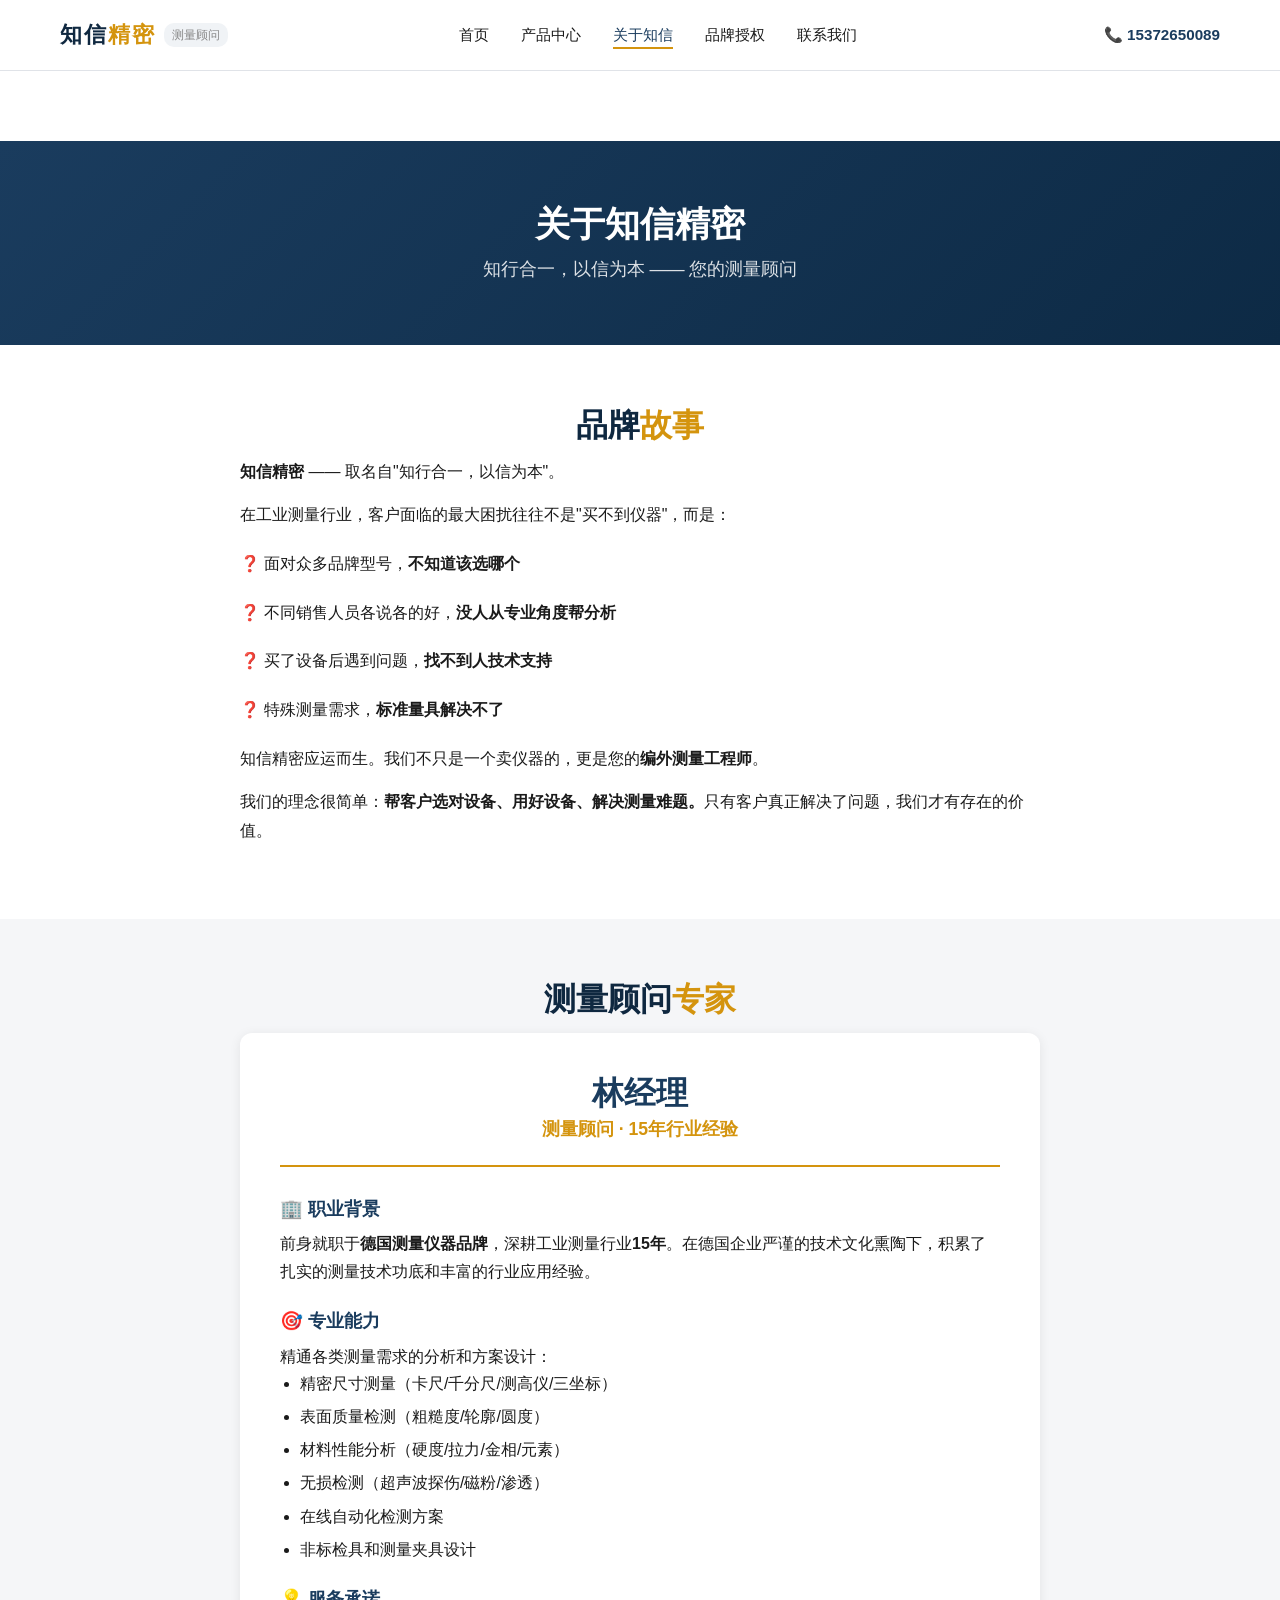
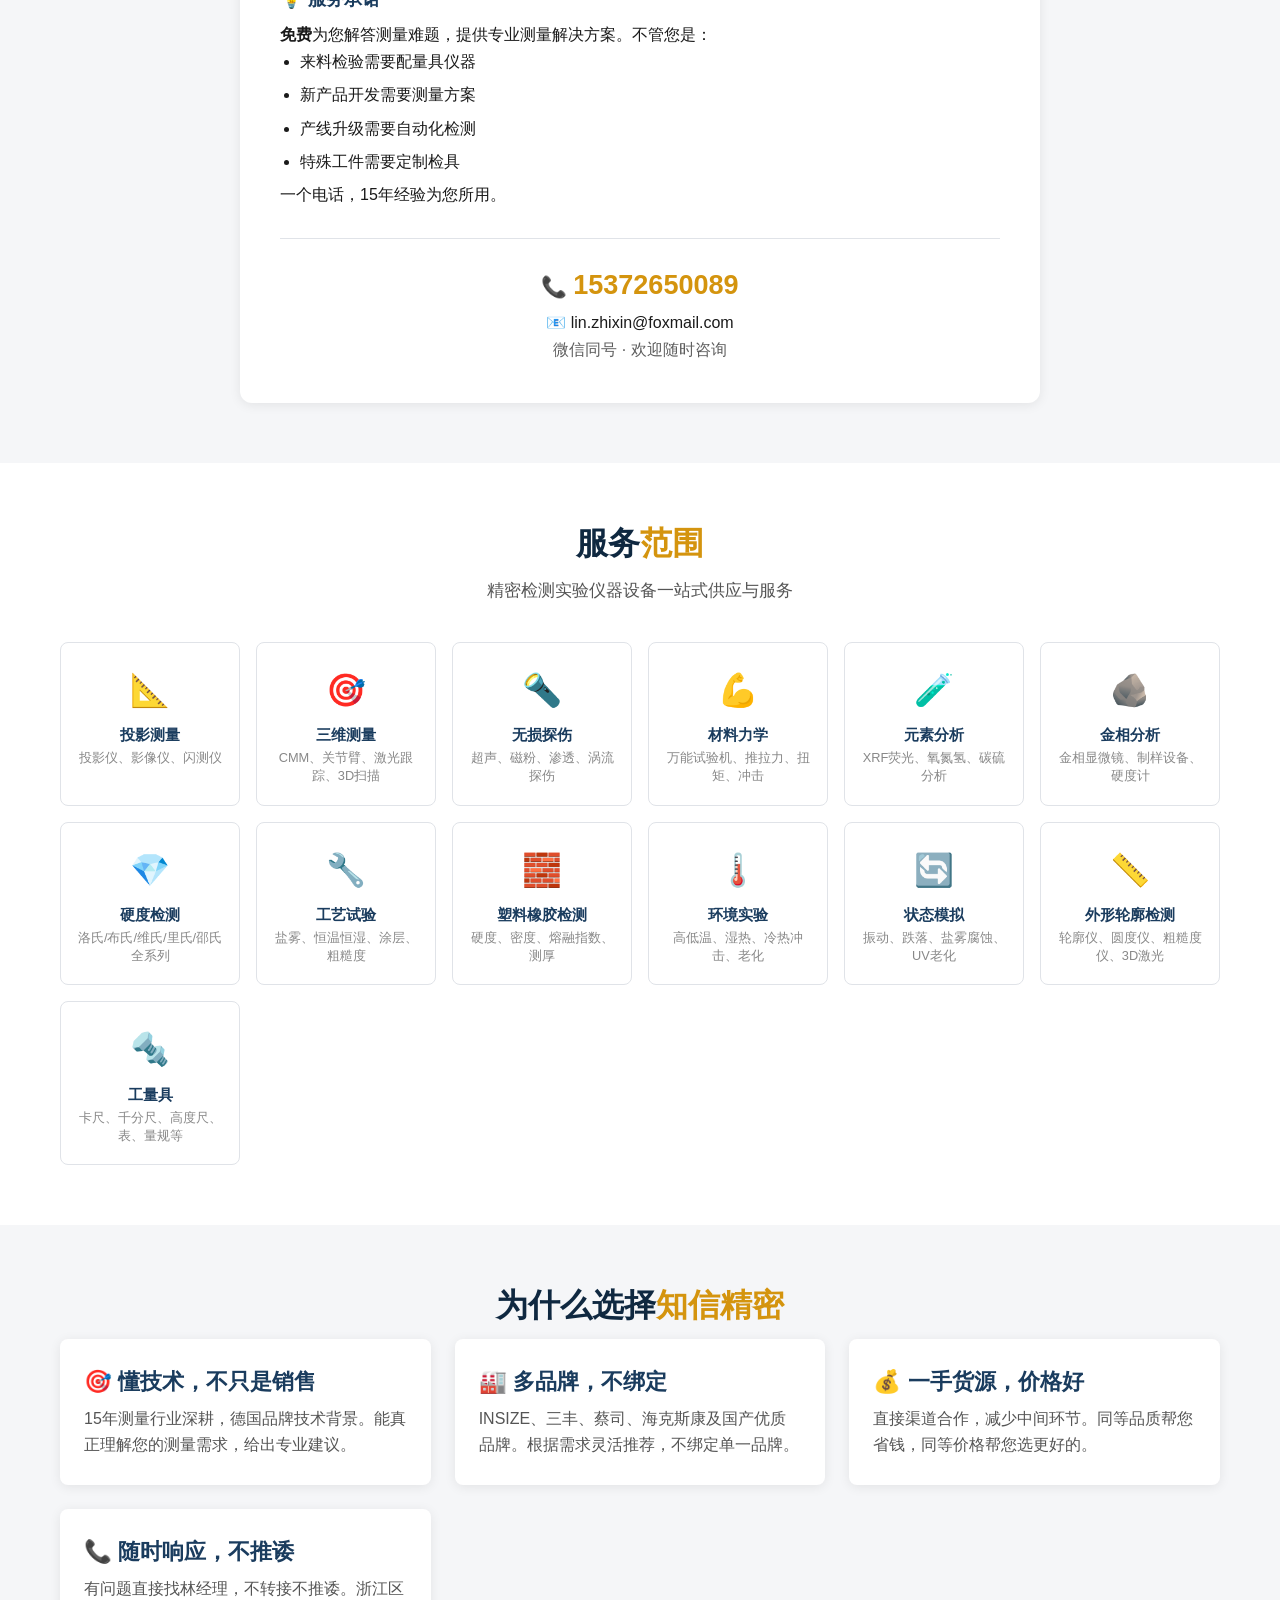
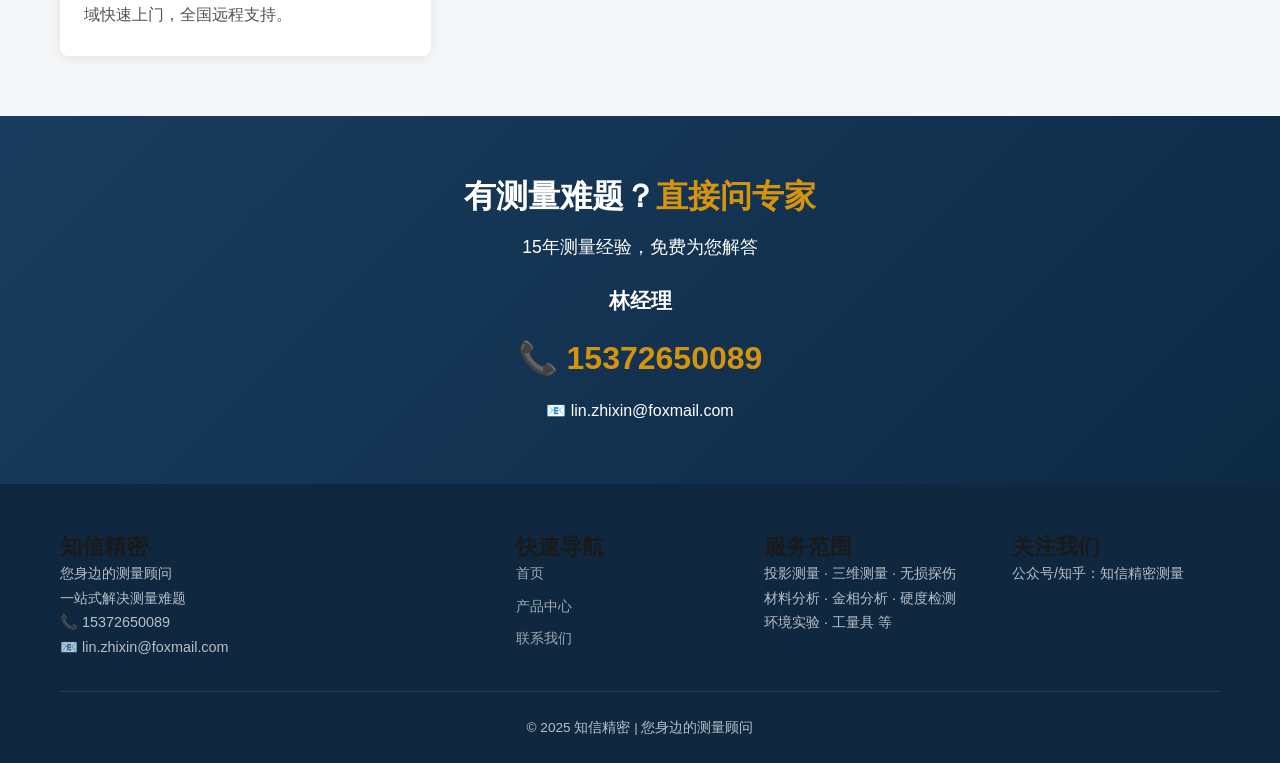
<file: about.html>
<!DOCTYPE html>
<html lang="zh-CN">
<head>
    <meta charset="UTF-8">
    <meta name="viewport" content="width=device-width, initial-scale=1.0">
    <meta http-equiv="X-UA-Compatible" content="IE=edge">

    <!-- SEO Meta -->
    <title>关于知信 | 知信精密 —— 15年测量专家·您身边的测量顾问</title>
    <meta name="description" content="知信精密——您身边的测量顾问。林经理，前德国INSIZE测量品牌15年经验技术专家。精通量具、三坐标、粗糙度仪、硬度计、影像仪等测量仪器的选型与应用。免费提供测量方案咨询和非标测量方案设计。电话：15372650089">
    <meta name="keywords" content="知信精密,测量顾问,林经理,15年测量经验,德国品牌测量专家,测量方案咨询,非标测量方案,测量仪器选型,INSIZE,英示,测量技术支持,浙江测量专家,免费测量咨询,工业测量">

    <!-- Canonical -->
    <link rel="canonical" href="https://www.zhixin-precision.com/about.html">

    <!-- Open Graph -->
    <meta property="og:locale" content="zh_CN">
    <meta property="og:site_name" content="知信精密测量">
    <meta property="og:title" content="关于知信 | 15年测量专家·您身边的测量顾问">
    <meta property="og:description" content="前德国INSIZE测量品牌15年经验技术专家。精通各类测量仪器选型应用，免费提供测量方案咨询。">
    <meta property="og:type" content="website">
    <meta property="og:url" content="https://www.zhixin-precision.com/about.html">
    <meta property="og:image" content="https://www.zhixin-precision.com/images/og-about.jpg">

    <!-- Twitter Card -->
    <meta name="twitter:card" content="summary_large_image">
    <meta name="twitter:title" content="关于知信精密 —— 15年测量专家">
    <meta name="twitter:description" content="前德国INSIZE测量品牌专家，免费提供测量方案咨询。">
    <meta name="twitter:image" content="https://www.zhixin-precision.com/images/og-about.jpg">

    <!-- Baidu -->
    <meta name="baidu-site-verification" content="codeva-Qb5mWK13C0">
    <meta name="applicable-device" content="pc,mobile">
    <meta name="renderer" content="webkit">

    <!-- Schema.org -->
    <script type="application/ld+json">
    {
      "@context": "https://schema.org",
      "@type": "AboutPage",
      "@id": "https://www.zhixin-precision.com/about.html#page",
      "name": "关于知信精密",
      "description": "了解知信精密——您身边的测量顾问",
      "url": "https://www.zhixin-precision.com/about.html",
      "about": {
        "@type": "Organization",
        "name": "知信精密测量",
        "description": "工业测量仪器销售与服务，测量解决方案咨询",
        "employee": {
          "@type": "Person",
          "jobTitle": "测量顾问/技术专家",
          "description": "前德国品牌15年测量经验"
        }
      },
      "isPartOf": {
        "@type": "WebSite",
        "@id": "https://www.zhixin-precision.com/#website"
      }
    }
    </script>

    <!-- Resource Hints -->
    <link rel="preconnect" href="https://www.zhixin-precision.com">

    <link rel="stylesheet" href="css/style.css">
</head>
<body>

<header class="site-header">
  <div class="container header-inner">
    <a href="/" class="logo">
      <span class="logo-text">知信<span class="logo-accent">精密</span></span>
      <span class="logo-tagline">测量顾问</span>
    </a>
    <nav class="navbar" id="navbar">
      <ul>
        <li><a href="/">首页</a></li>
        <li><a href="products.html">产品中心</a></li>
        <li><a href="about.html" class="active">关于知信</a></li>
        <li><a href="brand-authorization.html">品牌授权</a></li>
        <li><a href="contact.html">联系我们</a></li>
      </ul>
    </nav>
    <div class="header-contact">
      <span class="header-phone">📞 15372650089</span>
    </div>
    <button class="menu-toggle" id="menuToggle" aria-label="菜单">☰</button>
  </div>
</header>

<!-- ============ PAGE HERO ============ -->
<section class="page-hero">
  <div class="container">
    <h1>关于知信精密</h1>
    <p>知行合一，以信为本 —— 您的测量顾问</p>
  </div>
</section>

<!-- ============ BRAND STORY ============ -->
<section class="section">
  <div class="container">
    <div class="about-story">
      <h2 class="section-title">品牌<span class="text-accent">故事</span></h2>
      <div class="story-content">
        <p><strong>知信精密</strong> —— 取名自"知行合一，以信为本"。</p>
        <p>在工业测量行业，客户面临的最大困扰往往不是"买不到仪器"，而是：</p>
        <ul class="about-list">
          <li>❓ 面对众多品牌型号，<strong>不知道该选哪个</strong></li>
          <li>❓ 不同销售人员各说各的好，<strong>没人从专业角度帮分析</strong></li>
          <li>❓ 买了设备后遇到问题，<strong>找不到人技术支持</strong></li>
          <li>❓ 特殊测量需求，<strong>标准量具解决不了</strong></li>
        </ul>
        <p>知信精密应运而生。我们不只是一个卖仪器的，更是您的<strong>编外测量工程师</strong>。</p>
        <p>我们的理念很简单：<strong>帮客户选对设备、用好设备、解决测量难题。</strong>只有客户真正解决了问题，我们才有存在的价值。</p>
      </div>
    </div>
  </div>
</section>

<!-- ============ EXPERT PROFILE ============ -->
<section class="section section-light">
  <div class="container">
    <h2 class="section-title">测量顾问<span class="text-accent">专家</span></h2>
    <div class="expert-profile-full">
      <div class="expert-card">
        <div class="expert-header">
          <h3>林经理</h3>
          <span class="expert-title">测量顾问 · 15年行业经验</span>
        </div>
        <div class="expert-body">
          <div class="expert-section">
            <h4>🏢 职业背景</h4>
            <p>前身就职于<strong>德国测量仪器品牌</strong>，深耕工业测量行业<strong>15年</strong>。在德国企业严谨的技术文化熏陶下，积累了扎实的测量技术功底和丰富的行业应用经验。</p>
          </div>
          <div class="expert-section">
            <h4>🎯 专业能力</h4>
            <p>精通各类测量需求的分析和方案设计：</p>
            <ul>
              <li>精密尺寸测量（卡尺/千分尺/测高仪/三坐标）</li>
              <li>表面质量检测（粗糙度/轮廓/圆度）</li>
              <li>材料性能分析（硬度/拉力/金相/元素）</li>
              <li>无损检测（超声波探伤/磁粉/渗透）</li>
              <li>在线自动化检测方案</li>
              <li>非标检具和测量夹具设计</li>
            </ul>
          </div>
          <div class="expert-section">
            <h4>💡 服务承诺</h4>
            <p><strong>免费</strong>为您解答测量难题，提供专业测量解决方案。不管您是：</p>
            <ul>
              <li>来料检验需要配量具仪器</li>
              <li>新产品开发需要测量方案</li>
              <li>产线升级需要自动化检测</li>
              <li>特殊工件需要定制检具</li>
            </ul>
            <p>一个电话，15年经验为您所用。</p>
          </div>
        </div>
        <div class="expert-cta">
          <p style="font-size:1.3em;font-weight:700;">📞 <a href="tel:15372650089" style="color:var(--accent);">15372650089</a></p>
          <p>📧 lin.zhixin@foxmail.com</p>
          <p style="opacity:0.7;">微信同号 · 欢迎随时咨询</p>
        </div>
      </div>
    </div>
  </div>
</section>

<!-- ============ SERVICE SCOPE ============ -->
<section class="section">
  <div class="container">
    <h2 class="section-title">服务<span class="text-accent">范围</span></h2>
    <p class="section-desc">精密检测实验仪器设备一站式供应与服务</p>
    <div class="service-scope-grid">
      <div class="scope-item"><div class="scope-icon">📐</div><h4>投影测量</h4><p>投影仪、影像仪、闪测仪</p></div>
      <div class="scope-item"><div class="scope-icon">🎯</div><h4>三维测量</h4><p>CMM、关节臂、激光跟踪、3D扫描</p></div>
      <div class="scope-item"><div class="scope-icon">🔦</div><h4>无损探伤</h4><p>超声、磁粉、渗透、涡流探伤</p></div>
      <div class="scope-item"><div class="scope-icon">💪</div><h4>材料力学</h4><p>万能试验机、推拉力、扭矩、冲击</p></div>
      <div class="scope-item"><div class="scope-icon">🧪</div><h4>元素分析</h4><p>XRF荧光、氧氮氢、碳硫分析</p></div>
      <div class="scope-item"><div class="scope-icon">🪨</div><h4>金相分析</h4><p>金相显微镜、制样设备、硬度计</p></div>
      <div class="scope-item"><div class="scope-icon">💎</div><h4>硬度检测</h4><p>洛氏/布氏/维氏/里氏/邵氏全系列</p></div>
      <div class="scope-item"><div class="scope-icon">🔧</div><h4>工艺试验</h4><p>盐雾、恒温恒湿、涂层、粗糙度</p></div>
      <div class="scope-item"><div class="scope-icon">🧱</div><h4>塑料橡胶检测</h4><p>硬度、密度、熔融指数、测厚</p></div>
      <div class="scope-item"><div class="scope-icon">🌡️</div><h4>环境实验</h4><p>高低温、湿热、冷热冲击、老化</p></div>
      <div class="scope-item"><div class="scope-icon">🔄</div><h4>状态模拟</h4><p>振动、跌落、盐雾腐蚀、UV老化</p></div>
      <div class="scope-item"><div class="scope-icon">📏</div><h4>外形轮廓检测</h4><p>轮廓仪、圆度仪、粗糙度仪、3D激光</p></div>
      <div class="scope-item"><div class="scope-icon">🔩</div><h4>工量具</h4><p>卡尺、千分尺、高度尺、表、量规等</p></div>
    </div>
  </div>
</section>

<!-- ============ WHY ZHIXIN ============ -->
<section class="section section-light">
  <div class="container">
    <h2 class="section-title">为什么选择<span class="text-accent">知信精密</span></h2>
    <div class="feature-grid">
      <div class="feature-item">
        <h3>🎯 懂技术，不只是销售</h3>
        <p>15年测量行业深耕，德国品牌技术背景。能真正理解您的测量需求，给出专业建议。</p>
      </div>
      <div class="feature-item">
        <h3>🏭 多品牌，不绑定</h3>
        <p>INSIZE、三丰、蔡司、海克斯康及国产优质品牌。根据需求灵活推荐，不绑定单一品牌。</p>
      </div>
      <div class="feature-item">
        <h3>💰 一手货源，价格好</h3>
        <p>直接渠道合作，减少中间环节。同等品质帮您省钱，同等价格帮您选更好的。</p>
      </div>
      <div class="feature-item">
        <h3>📞 随时响应，不推诿</h3>
        <p>有问题直接找林经理，不转接不推诿。浙江区域快速上门，全国远程支持。</p>
      </div>
    </div>
  </div>
</section>

<!-- ============ CTA ============ -->
<section class="section cta-section">
  <div class="container text-center">
    <h2>有测量难题？<span class="text-accent">直接问专家</span></h2>
    <p style="font-size:1.1em;margin:16px 0;">15年测量经验，免费为您解答</p>
    <div class="cta-contact-info">
      <div style="font-size:1.3em;font-weight:700;">林经理</div>
      <div style="font-size:2em;font-weight:700;margin:12px 0;">📞 <a href="tel:15372650089" style="color:var(--accent);">15372650089</a></div>
      <div>📧 lin.zhixin@foxmail.com</div>
    </div>
  </div>
</section>

<!-- ============ FOOTER ============ -->
<footer class="site-footer">
  <div class="container">
    <div class="footer-grid">
      <div class="footer-col">
        <h3>知信精密</h3>
        <p>您身边的测量顾问<br>一站式解决测量难题</p>
        <p class="footer-contact">📞 15372650089<br>📧 lin.zhixin@foxmail.com</p>
      </div>
      <div class="footer-col">
        <h3>快速导航</h3>
        <ul>
          <li><a href="/">首页</a></li>
          <li><a href="products.html">产品中心</a></li>
          <li><a href="contact.html">联系我们</a></li>
        </ul>
      </div>
      <div class="footer-col">
        <h3>服务范围</h3>
        <p>投影测量 · 三维测量 · 无损探伤</p>
        <p>材料分析 · 金相分析 · 硬度检测</p>
        <p>环境实验 · 工量具 等</p>
      </div>
      <div class="footer-col">
        <h3>关注我们</h3>
        <p>公众号/知乎：知信精密测量</p>
      </div>
    </div>
    <div class="footer-bottom">
      <p>© 2025 知信精密 | 您身边的测量顾问</p>
    </div>
  </div>
</footer>

<div class="floating-cta">
  <a href="tel:15372650089" class="float-phone" title="拨打电话">📞</a>
  <a href="contact.html" class="float-wechat" title="联系我们">💬</a>
</div>

<script src="js/main.js"></script>
<script src="js/baidu-push.js"></script>
</body>
</html>
</file>
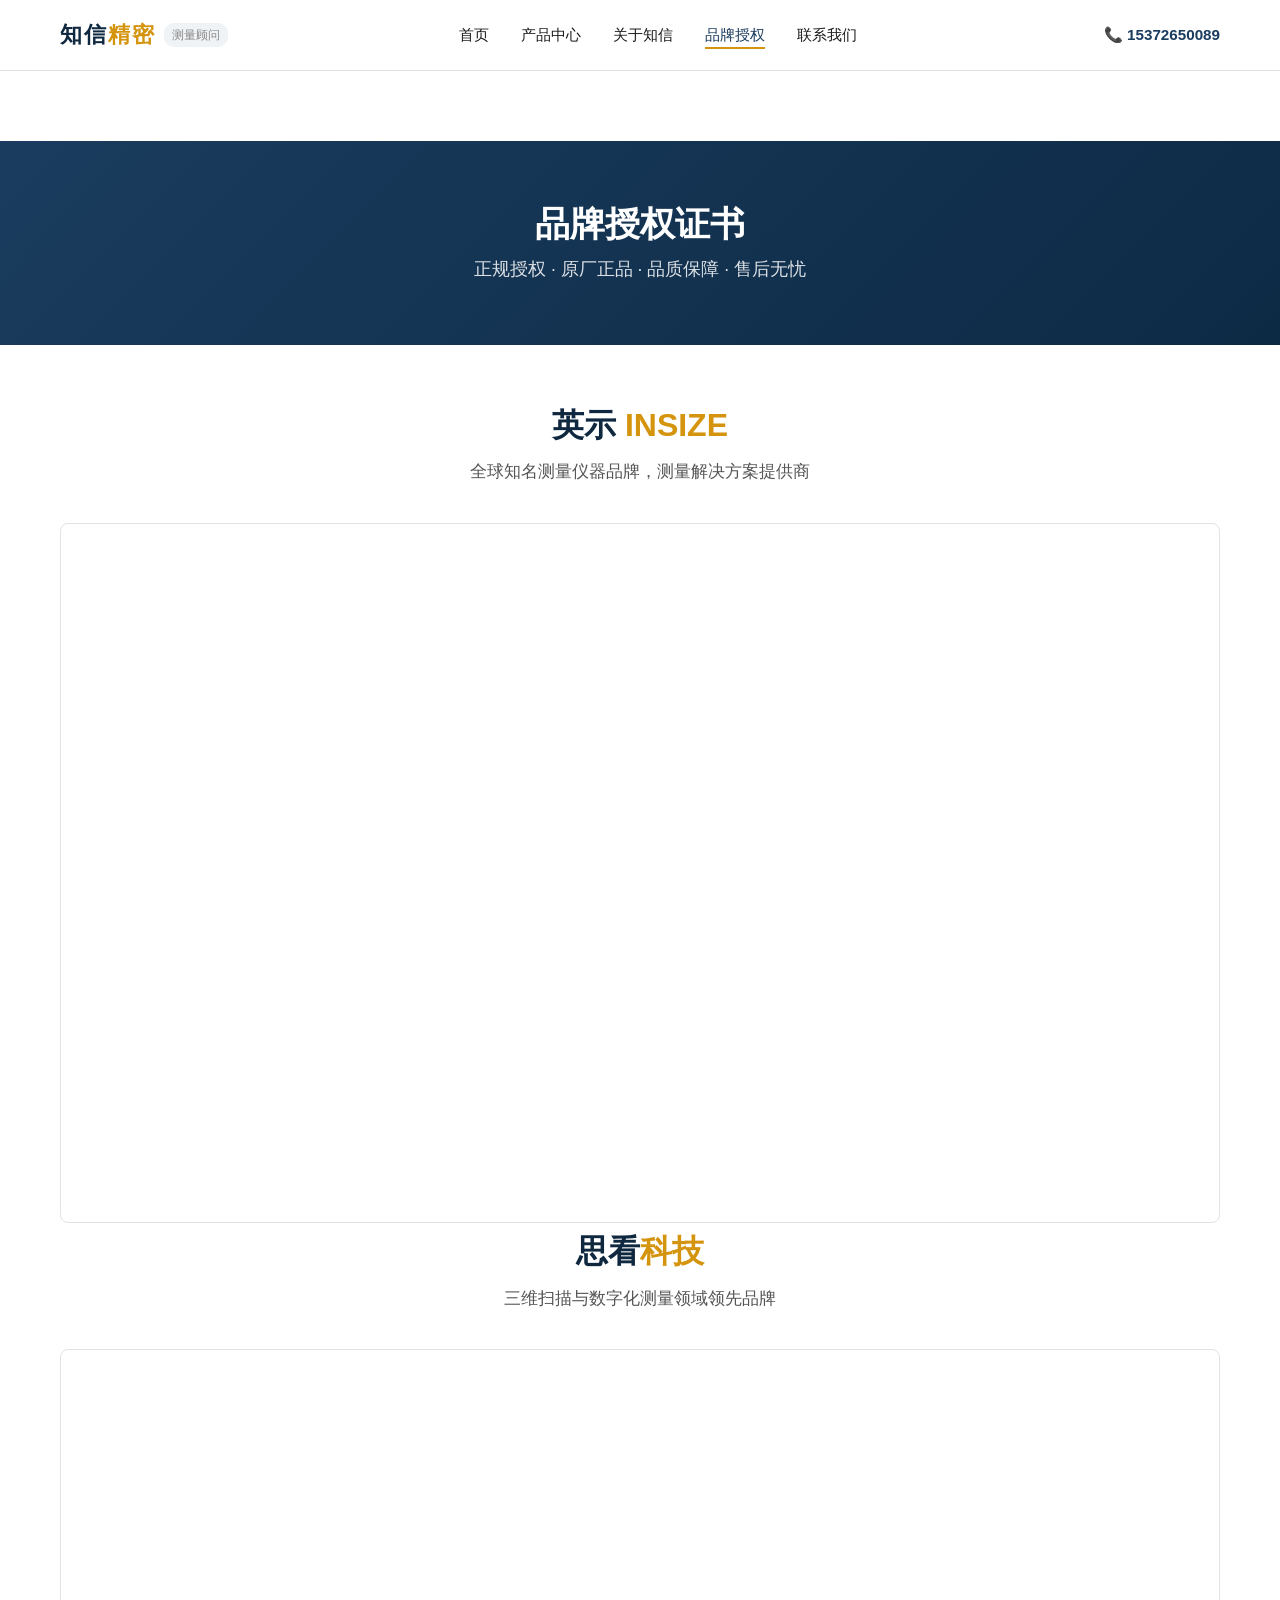
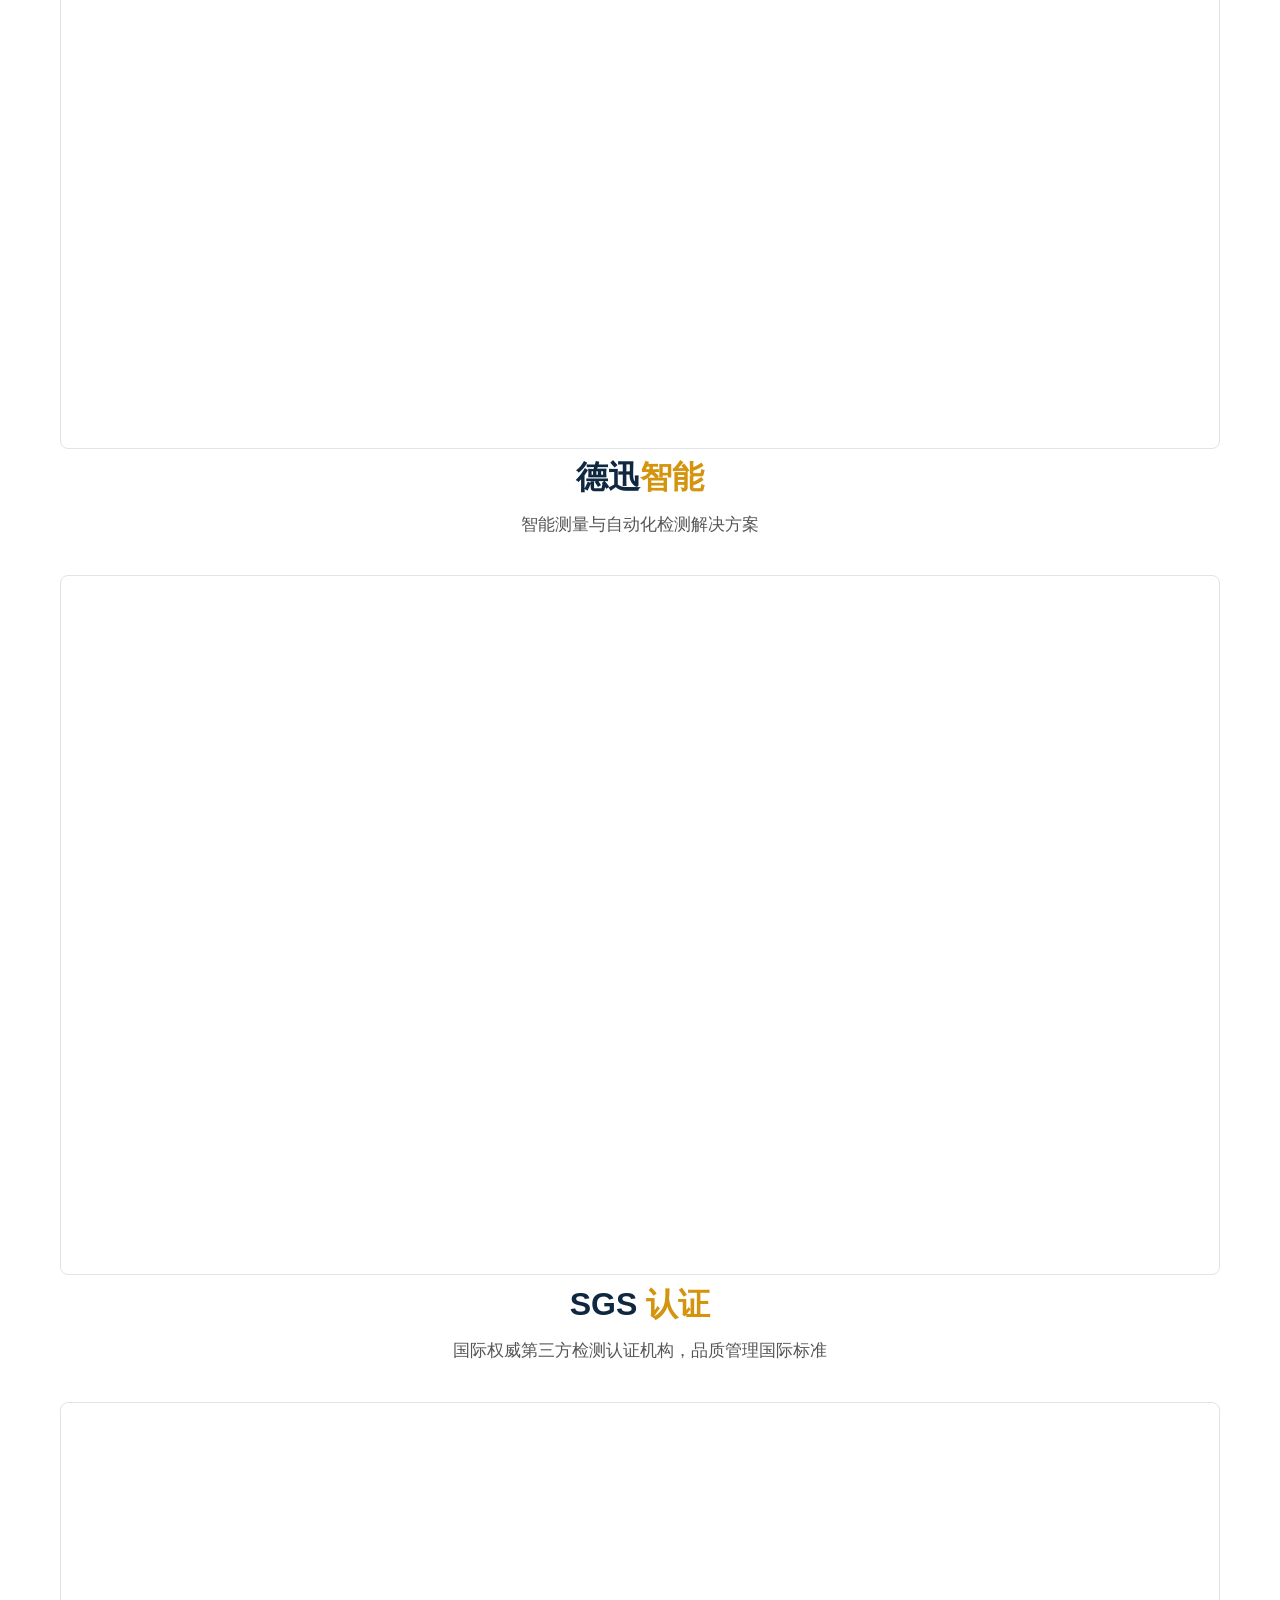
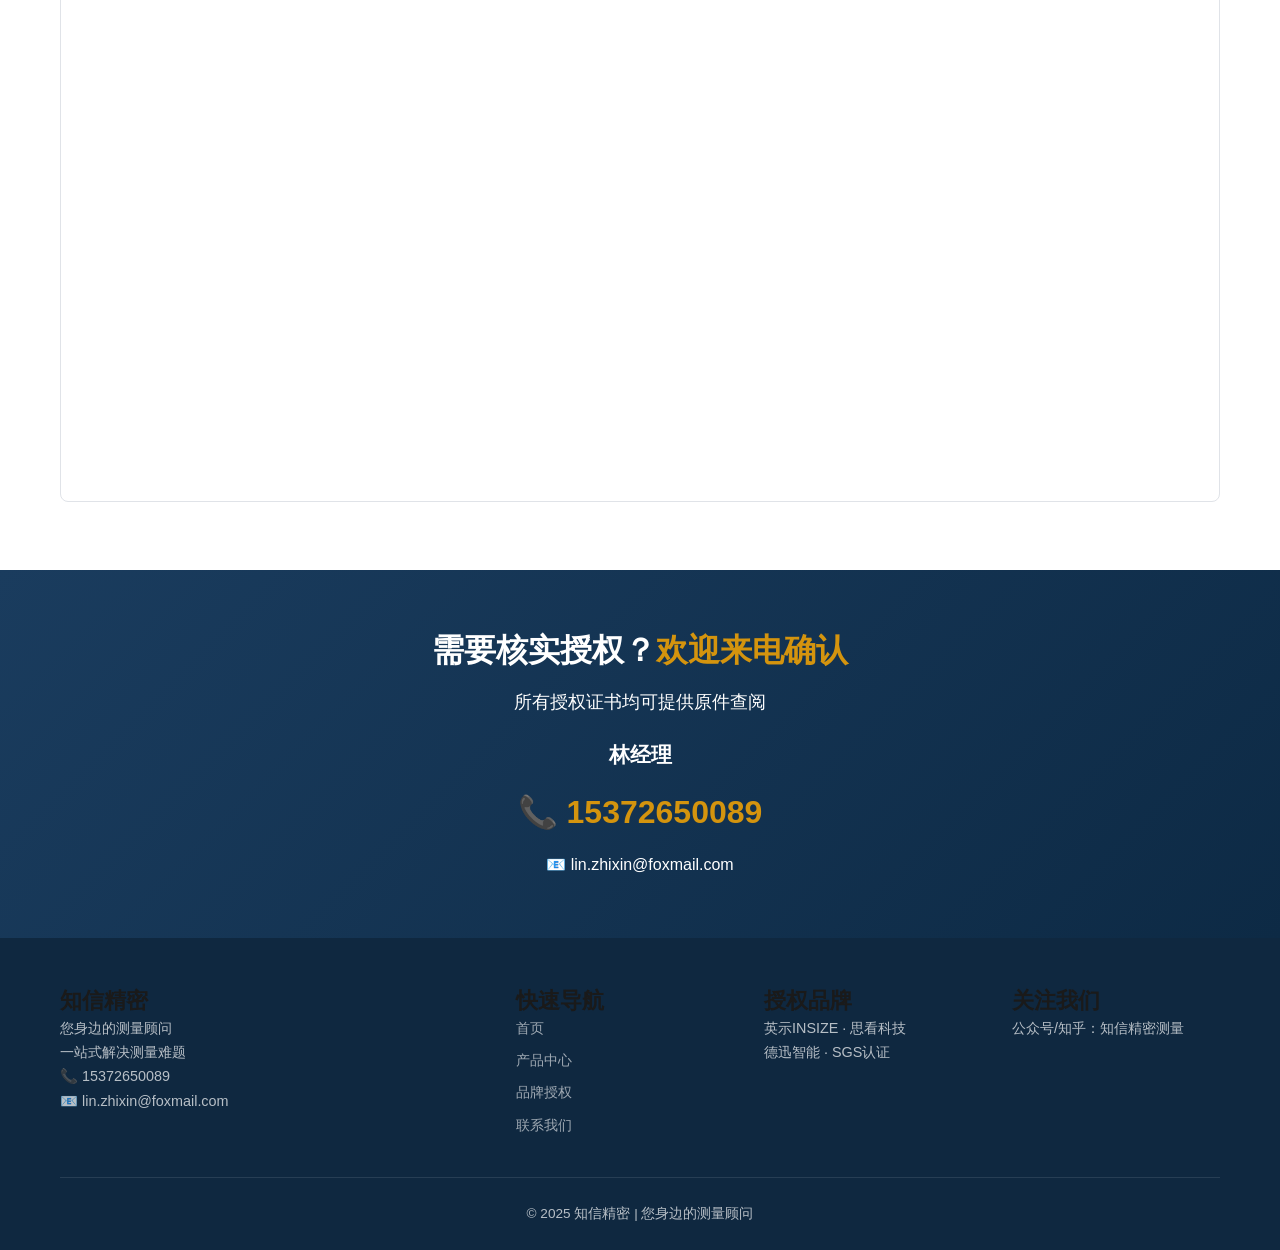
<file: brand-authorization.html>
<!DOCTYPE html>
<html lang="zh-CN">
<head>
    <meta charset="UTF-8">
    <meta name="viewport" content="width=device-width, initial-scale=1.0">
    <meta http-equiv="X-UA-Compatible" content="IE=edge">

    <!-- SEO Meta -->
    <title>品牌授权 | 知信精密 —— SGS·英示·思看·德迅 正规授权经销商</title>
    <meta name="description" content="知信精密品牌授权证书——英示INSIZE、思看科技、德迅智能、SGS认证，正规渠道授权经销商。保证原厂正品、原厂售后，品质有保障。联系：林 15372650089">
    <meta name="keywords" content="知信精密,品牌授权,INSIZE授权,英示授权,思看科技授权,德迅智能授权,SGS认证,授权经销商,正规授权,原厂正品">

    <!-- Canonical -->
    <link rel="canonical" href="https://www.zhixin-precision.com/brand-authorization.html">

    <!-- Open Graph -->
    <meta property="og:locale" content="zh_CN">
    <meta property="og:site_name" content="知信精密测量">
    <meta property="og:title" content="品牌授权 | 知信精密 —— 正规授权经销商">
    <meta property="og:description" content="英示、思看、德迅、SGS认证，正规渠道授权，保证原厂正品。">
    <meta property="og:type" content="website">
    <meta property="og:url" content="https://www.zhixin-precision.com/brand-authorization.html">

    <!-- Baidu -->
    <meta name="baidu-site-verification" content="codeva-Qb5mWK13C0">
    <meta name="applicable-device" content="pc,mobile">
    <meta name="renderer" content="webkit">

    <link rel="stylesheet" href="css/style.css">
</head>
<body>

<header class="site-header">
  <div class="container header-inner">
    <a href="/" class="logo">
      <span class="logo-text">知信<span class="logo-accent">精密</span></span>
      <span class="logo-tagline">测量顾问</span>
    </a>
    <nav class="navbar" id="navbar">
      <ul>
        <li><a href="/">首页</a></li>
        <li><a href="products.html">产品中心</a></li>
        <li><a href="about.html">关于知信</a></li>
        <li><a href="brand-authorization.html" class="active">品牌授权</a></li>
        <li><a href="contact.html">联系我们</a></li>
      </ul>
    </nav>
    <div class="header-contact">
      <span class="header-phone">📞 15372650089</span>
    </div>
    <button class="menu-toggle" id="menuToggle" aria-label="菜单">☰</button>
  </div>
</header>

<!-- ============ PAGE HERO ============ -->
<section class="page-hero">
  <div class="container">
    <h1>品牌授权证书</h1>
    <p>正规授权 · 原厂正品 · 品质保障 · 售后无忧</p>
  </div>
</section>

<!-- ============ CERTIFICATES ============ -->
<section class="section">
  <div class="container">
    <div class="cert-display">
      <!-- INSIZE -->
      <div class="cert-section">
        <h2 class="section-title">英示 <span class="text-accent">INSIZE</span></h2>
        <p class="section-desc">全球知名测量仪器品牌，测量解决方案提供商</p>
        <div class="cert-viewer">
          <iframe src="images/certificates/英示授权证书.pdf" width="100%" height="700px" style="border:1px solid var(--border);border-radius:8px;"></iframe>
        </div>
      </div>

      <!-- Sikan (思看) -->
      <div class="cert-section">
        <h2 class="section-title">思看<span class="text-accent">科技</span></h2>
        <p class="section-desc">三维扫描与数字化测量领域领先品牌</p>
        <div class="cert-viewer">
          <iframe src="images/certificates/思看科技授权证书.pdf" width="100%" height="700px" style="border:1px solid var(--border);border-radius:8px;"></iframe>
        </div>
      </div>

      <!-- Dexun (德迅) -->
      <div class="cert-section">
        <h2 class="section-title">德迅<span class="text-accent">智能</span></h2>
        <p class="section-desc">智能测量与自动化检测解决方案</p>
        <div class="cert-viewer">
          <iframe src="images/certificates/德迅智能授权证书.pdf" width="100%" height="700px" style="border:1px solid var(--border);border-radius:8px;"></iframe>
        </div>
      </div>

      <!-- SGS -->
      <div class="cert-section">
        <h2 class="section-title">SGS <span class="text-accent">认证</span></h2>
        <p class="section-desc">国际权威第三方检测认证机构，品质管理国际标准</p>
        <div class="cert-viewer">
          <iframe src="images/certificates/SGS授权证书.pdf" width="100%" height="700px" style="border:1px solid var(--border);border-radius:8px;"></iframe>
        </div>
      </div>
    </div>
  </div>
</section>

<!-- ============ CTA ============ -->
<section class="section cta-section">
  <div class="container text-center">
    <h2>需要核实授权？<span class="text-accent">欢迎来电确认</span></h2>
    <p style="font-size:1.1em;margin:16px 0;">所有授权证书均可提供原件查阅</p>
    <div class="cta-contact-info">
      <div style="font-size:1.3em;font-weight:700;">林经理</div>
      <div style="font-size:2em;font-weight:700;margin:12px 0;">📞 <a href="tel:15372650089" style="color:var(--accent);">15372650089</a></div>
      <div>📧 lin.zhixin@foxmail.com</div>
    </div>
  </div>
</section>

<!-- ============ FOOTER ============ -->
<footer class="site-footer">
  <div class="container">
    <div class="footer-grid">
      <div class="footer-col">
        <h3>知信精密</h3>
        <p>您身边的测量顾问<br>一站式解决测量难题</p>
        <p class="footer-contact">📞 15372650089<br>📧 lin.zhixin@foxmail.com</p>
      </div>
      <div class="footer-col">
        <h3>快速导航</h3>
        <ul>
          <li><a href="/">首页</a></li>
          <li><a href="products.html">产品中心</a></li>
          <li><a href="brand-authorization.html">品牌授权</a></li>
          <li><a href="contact.html">联系我们</a></li>
        </ul>
      </div>
      <div class="footer-col">
        <h3>授权品牌</h3>
        <p>英示INSIZE · 思看科技</p>
        <p>德迅智能 · SGS认证</p>
      </div>
      <div class="footer-col">
        <h3>关注我们</h3>
        <p>公众号/知乎：知信精密测量</p>
      </div>
    </div>
    <div class="footer-bottom">
      <p>© 2025 知信精密 | 您身边的测量顾问</p>
    </div>
  </div>
</footer>

<div class="floating-cta">
  <a href="tel:15372650089" class="float-phone" title="拨打电话">📞</a>
  <a href="contact.html" class="float-wechat" title="联系我们">💬</a>
</div>

<script src="js/main.js"></script>
<script src="js/baidu-push.js"></script>
</body>
</html>
</file>
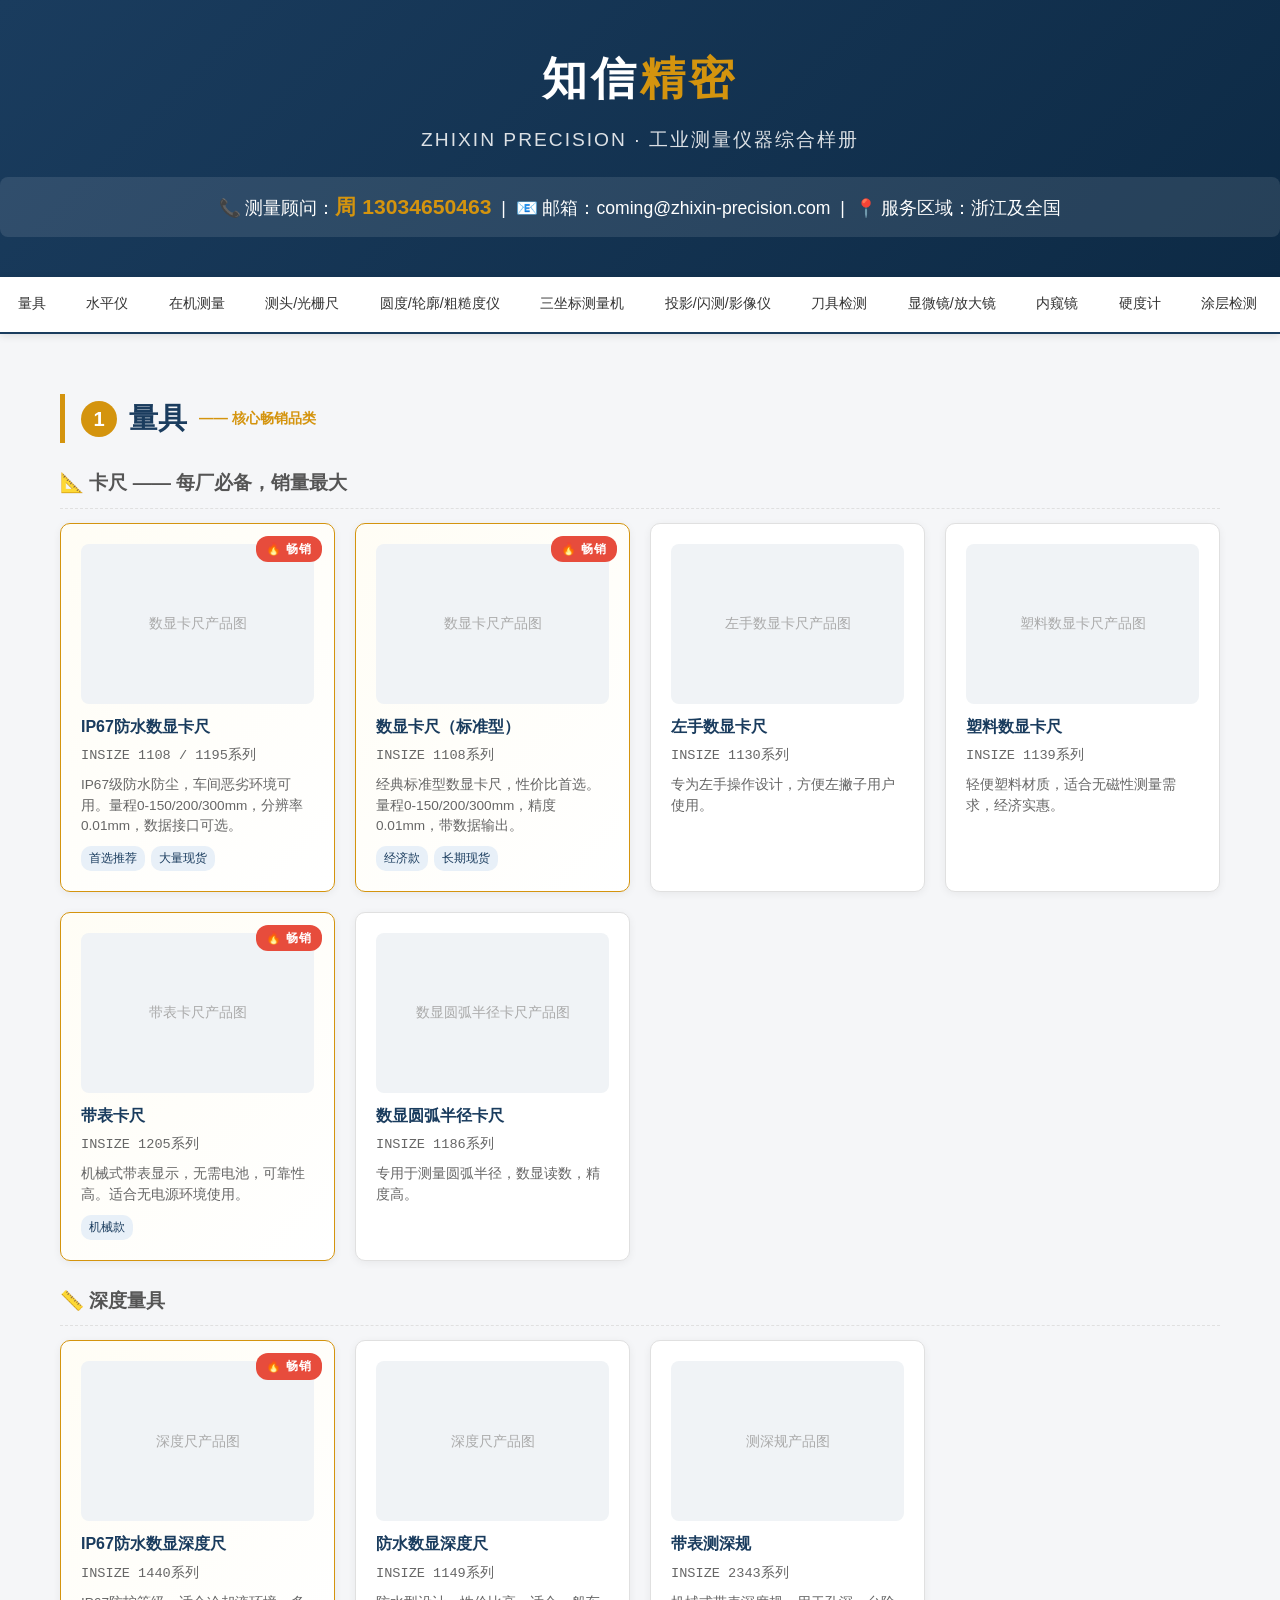
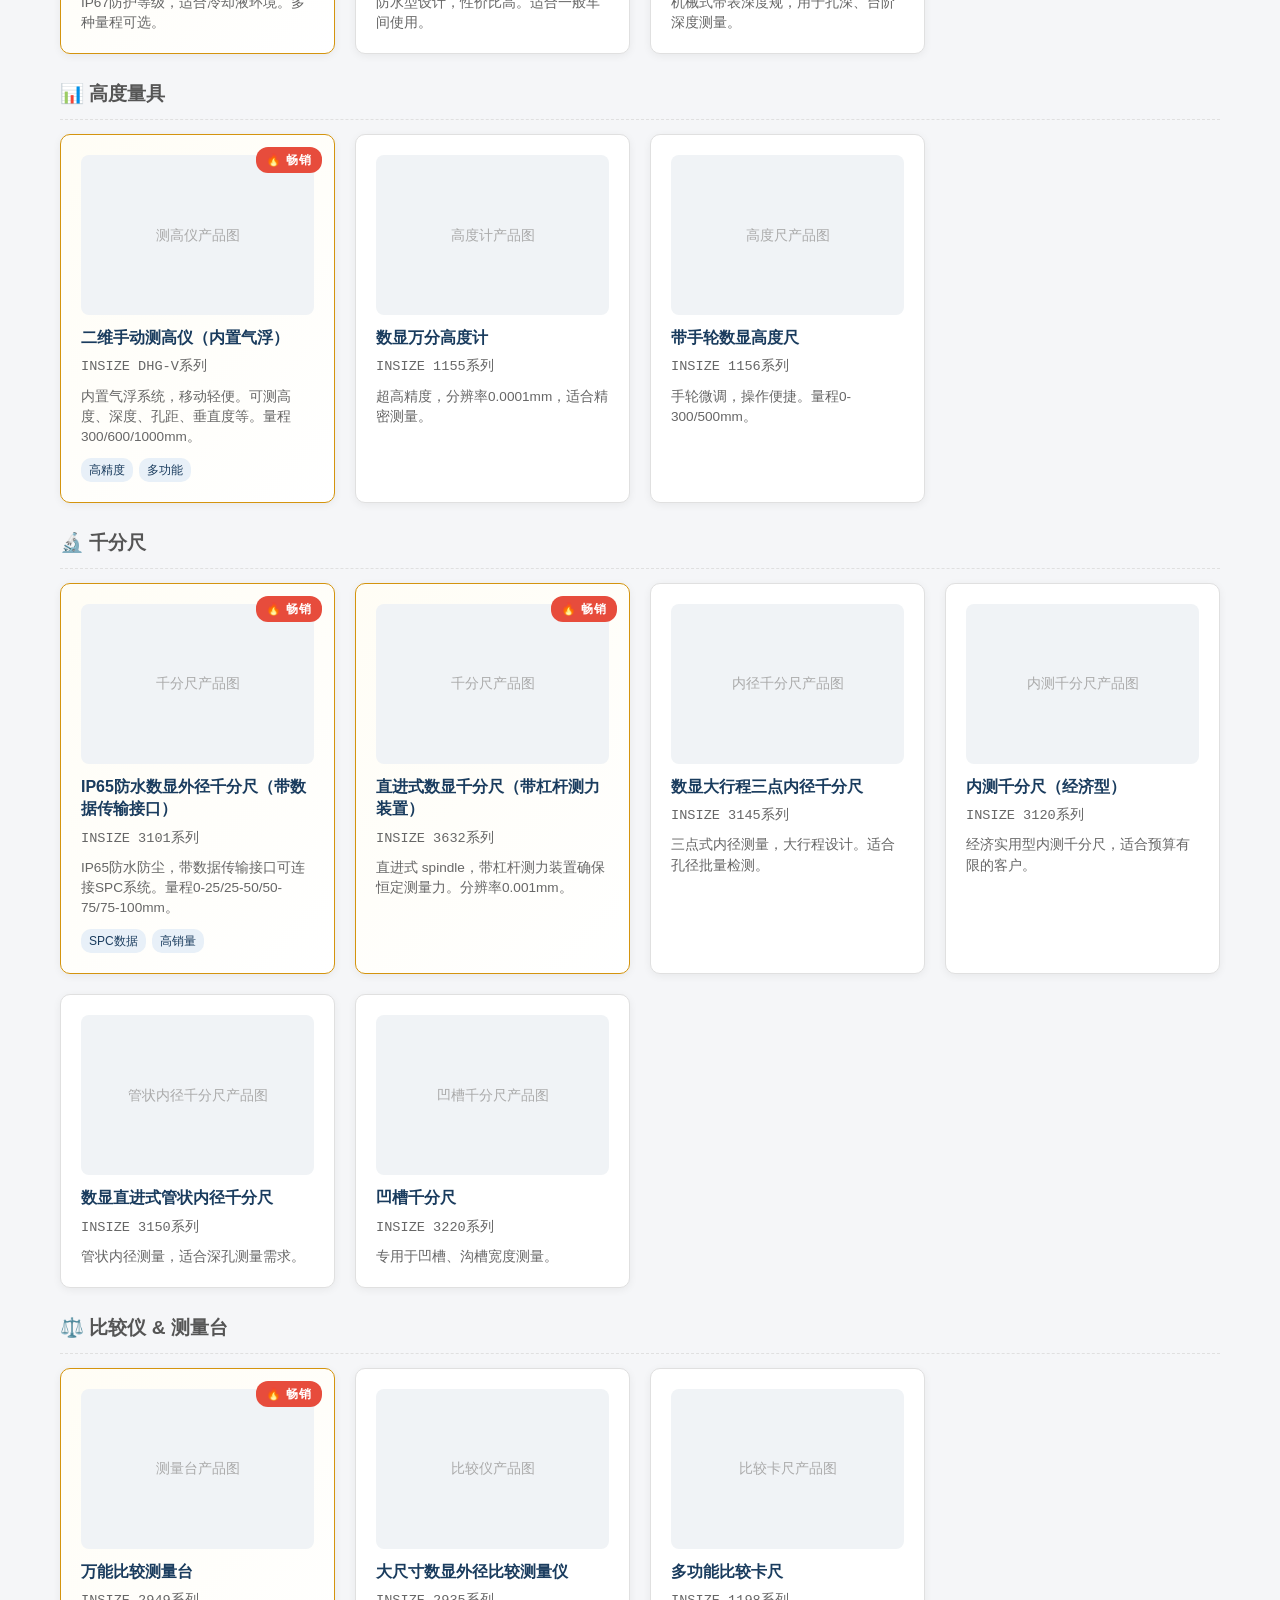
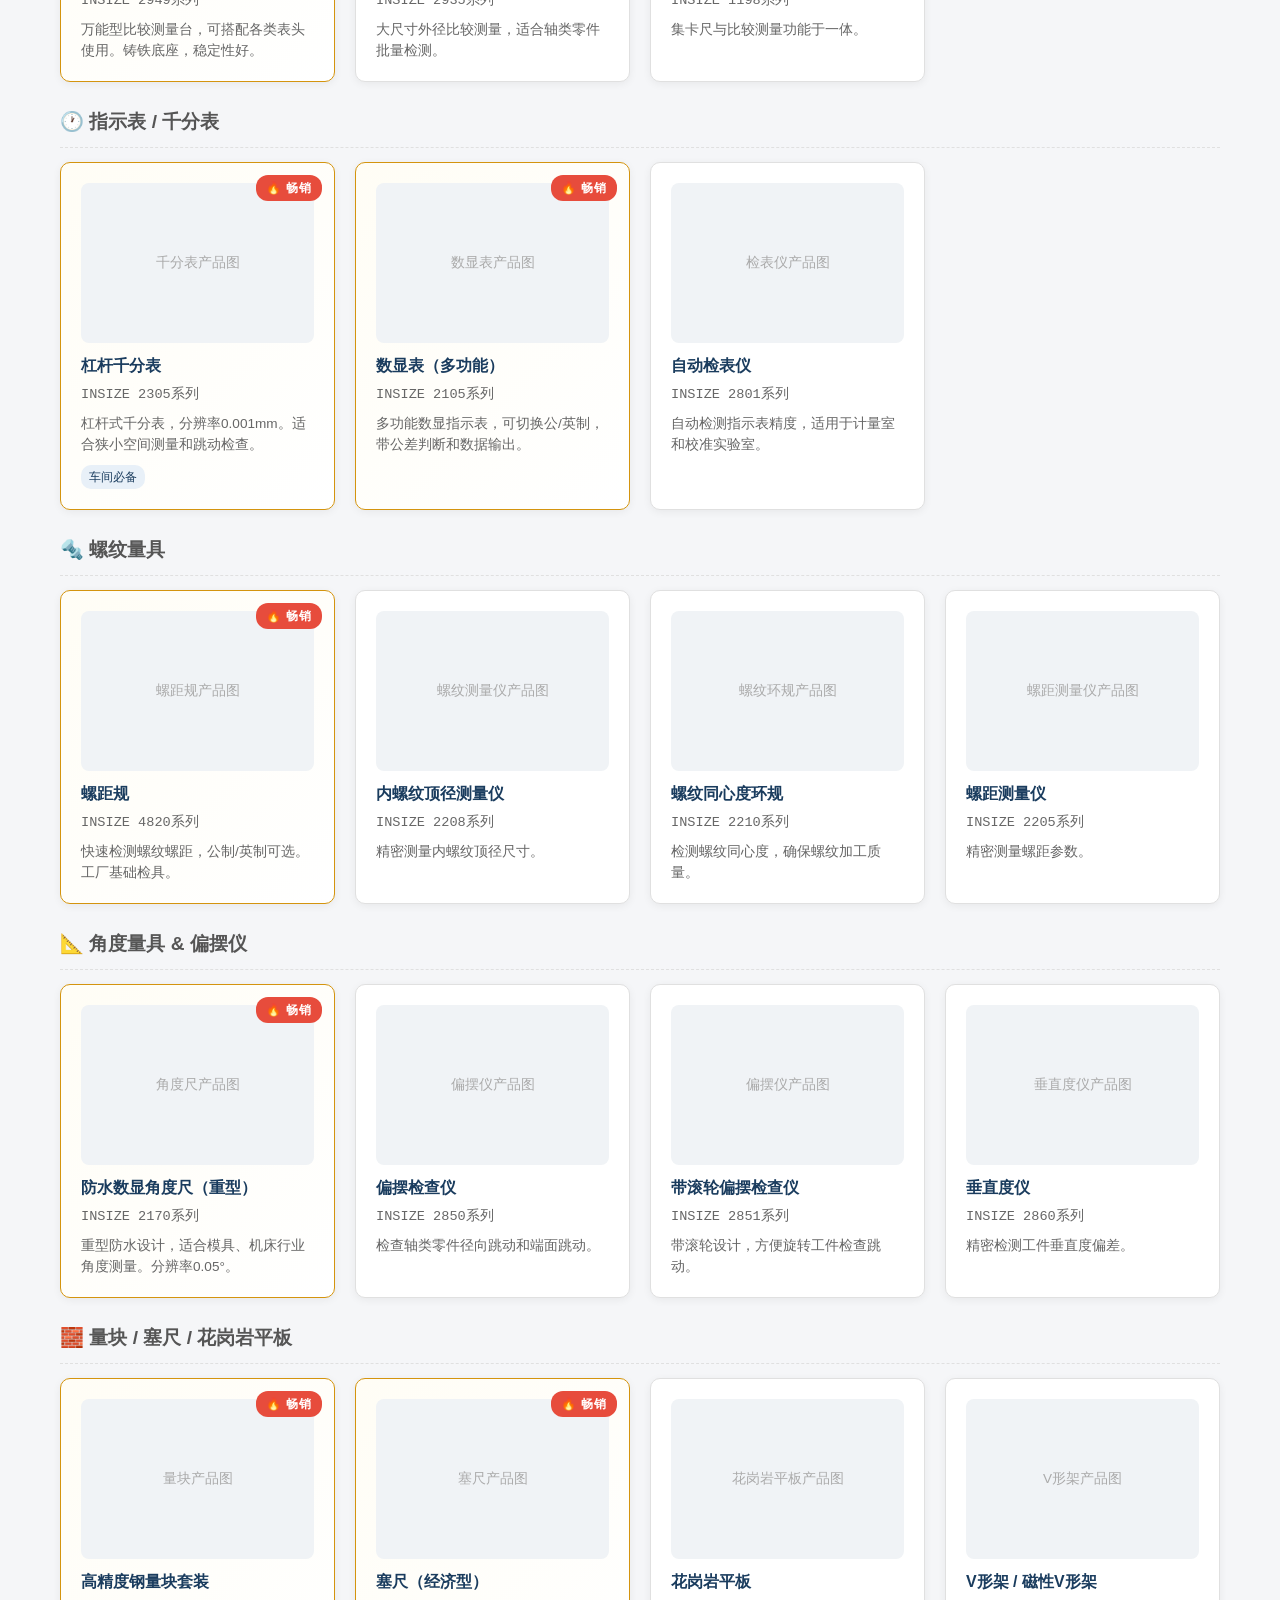
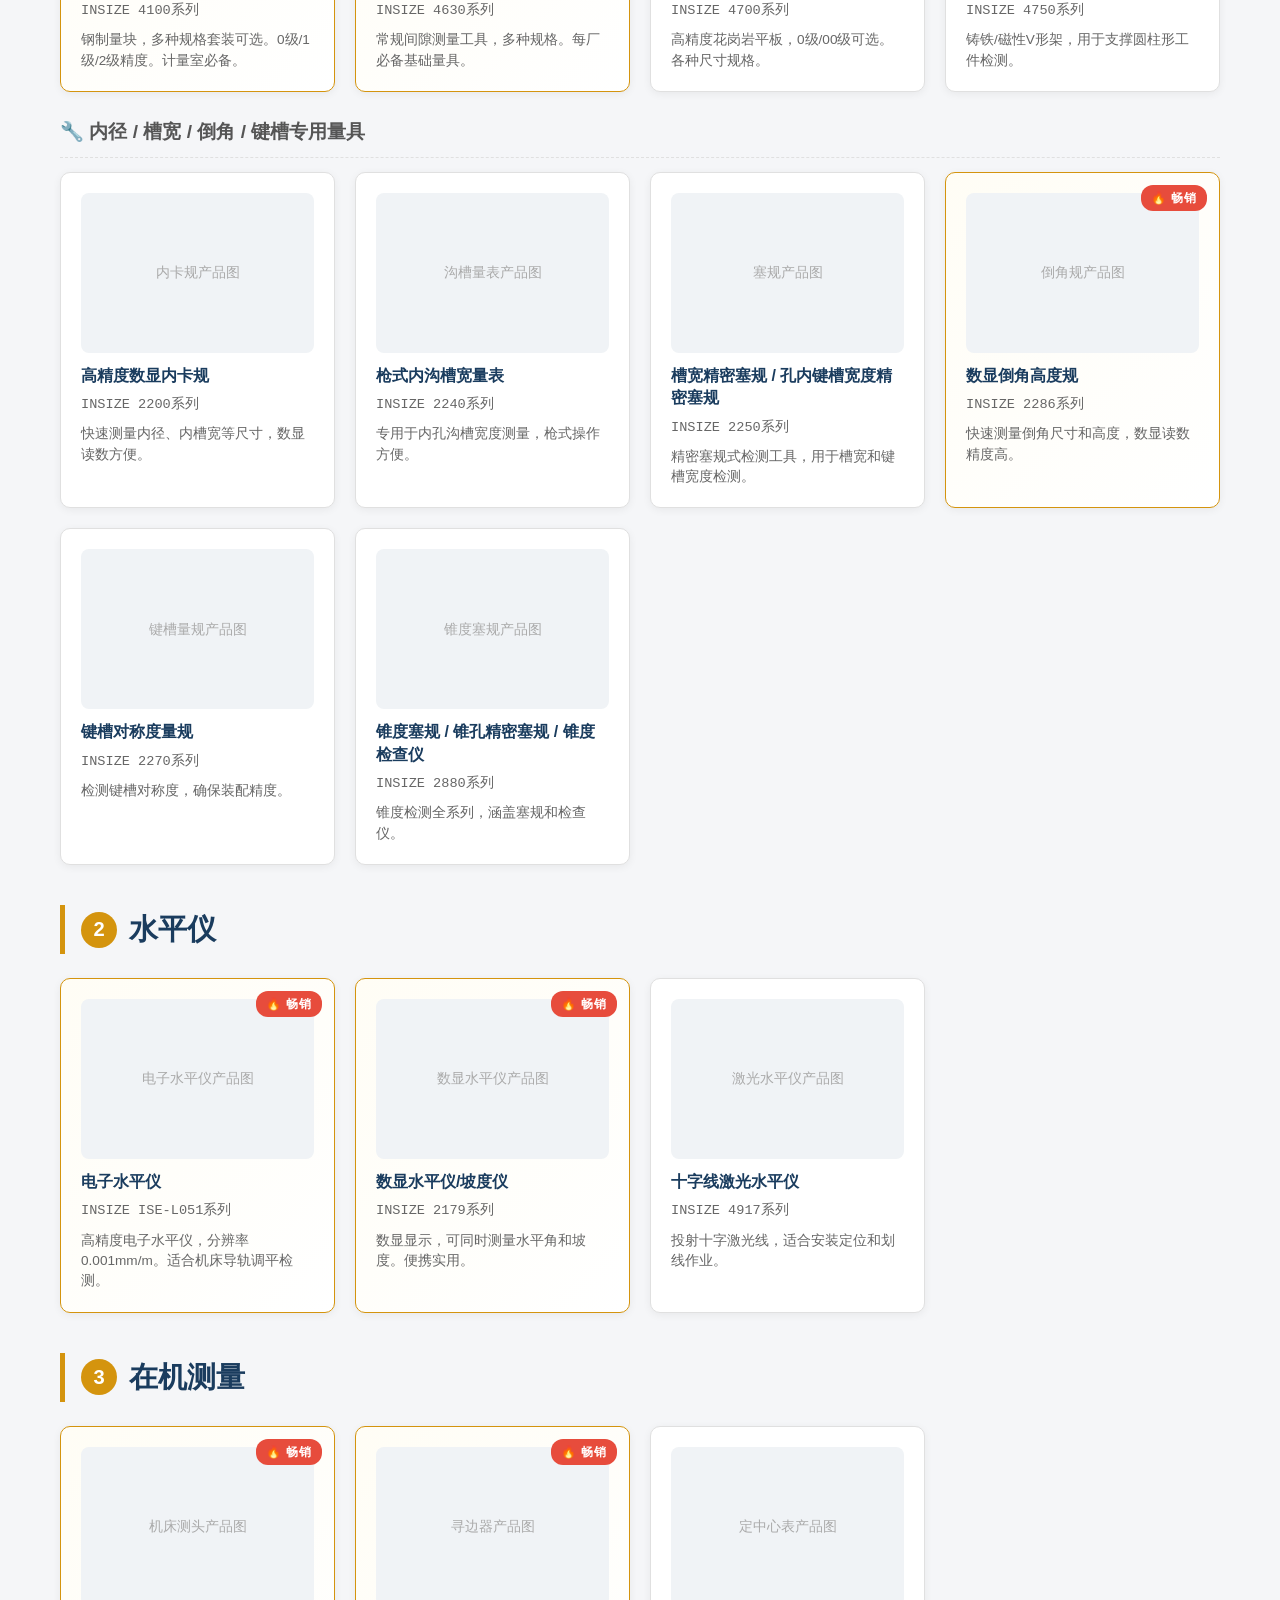
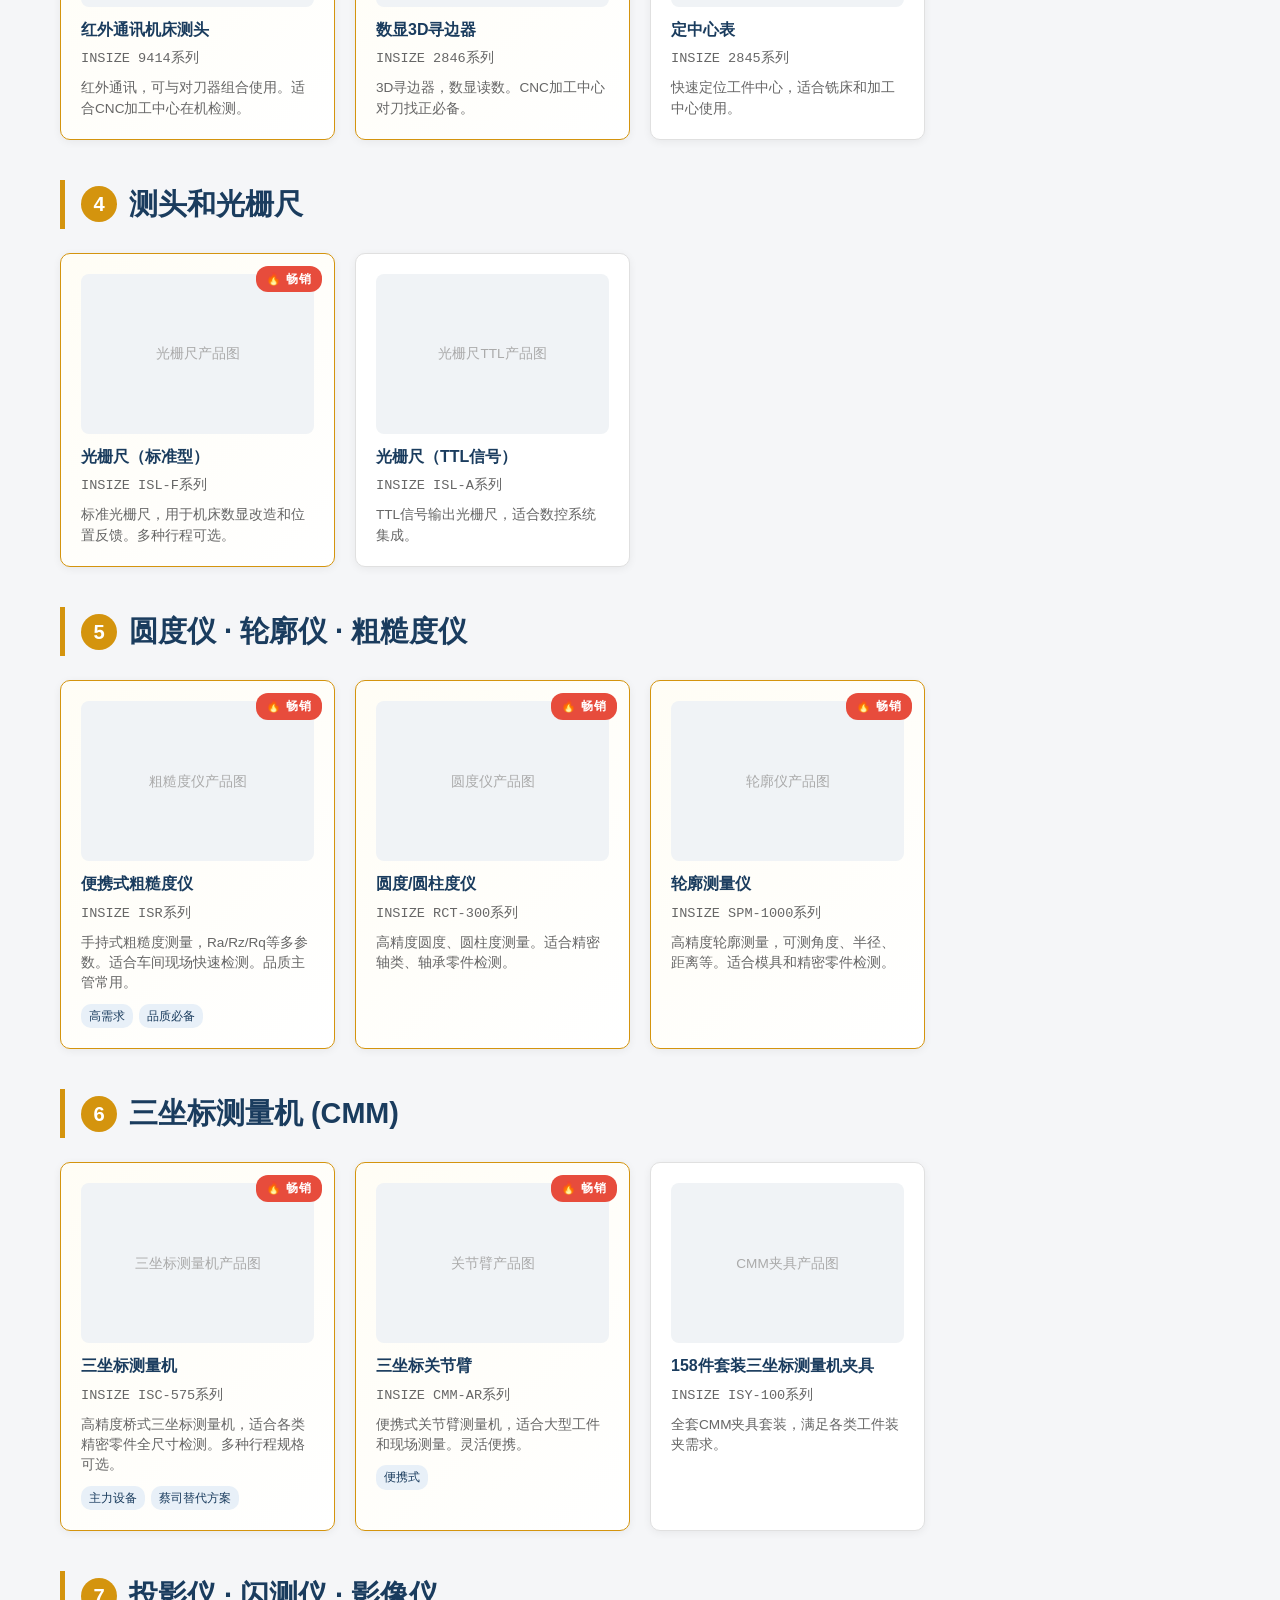
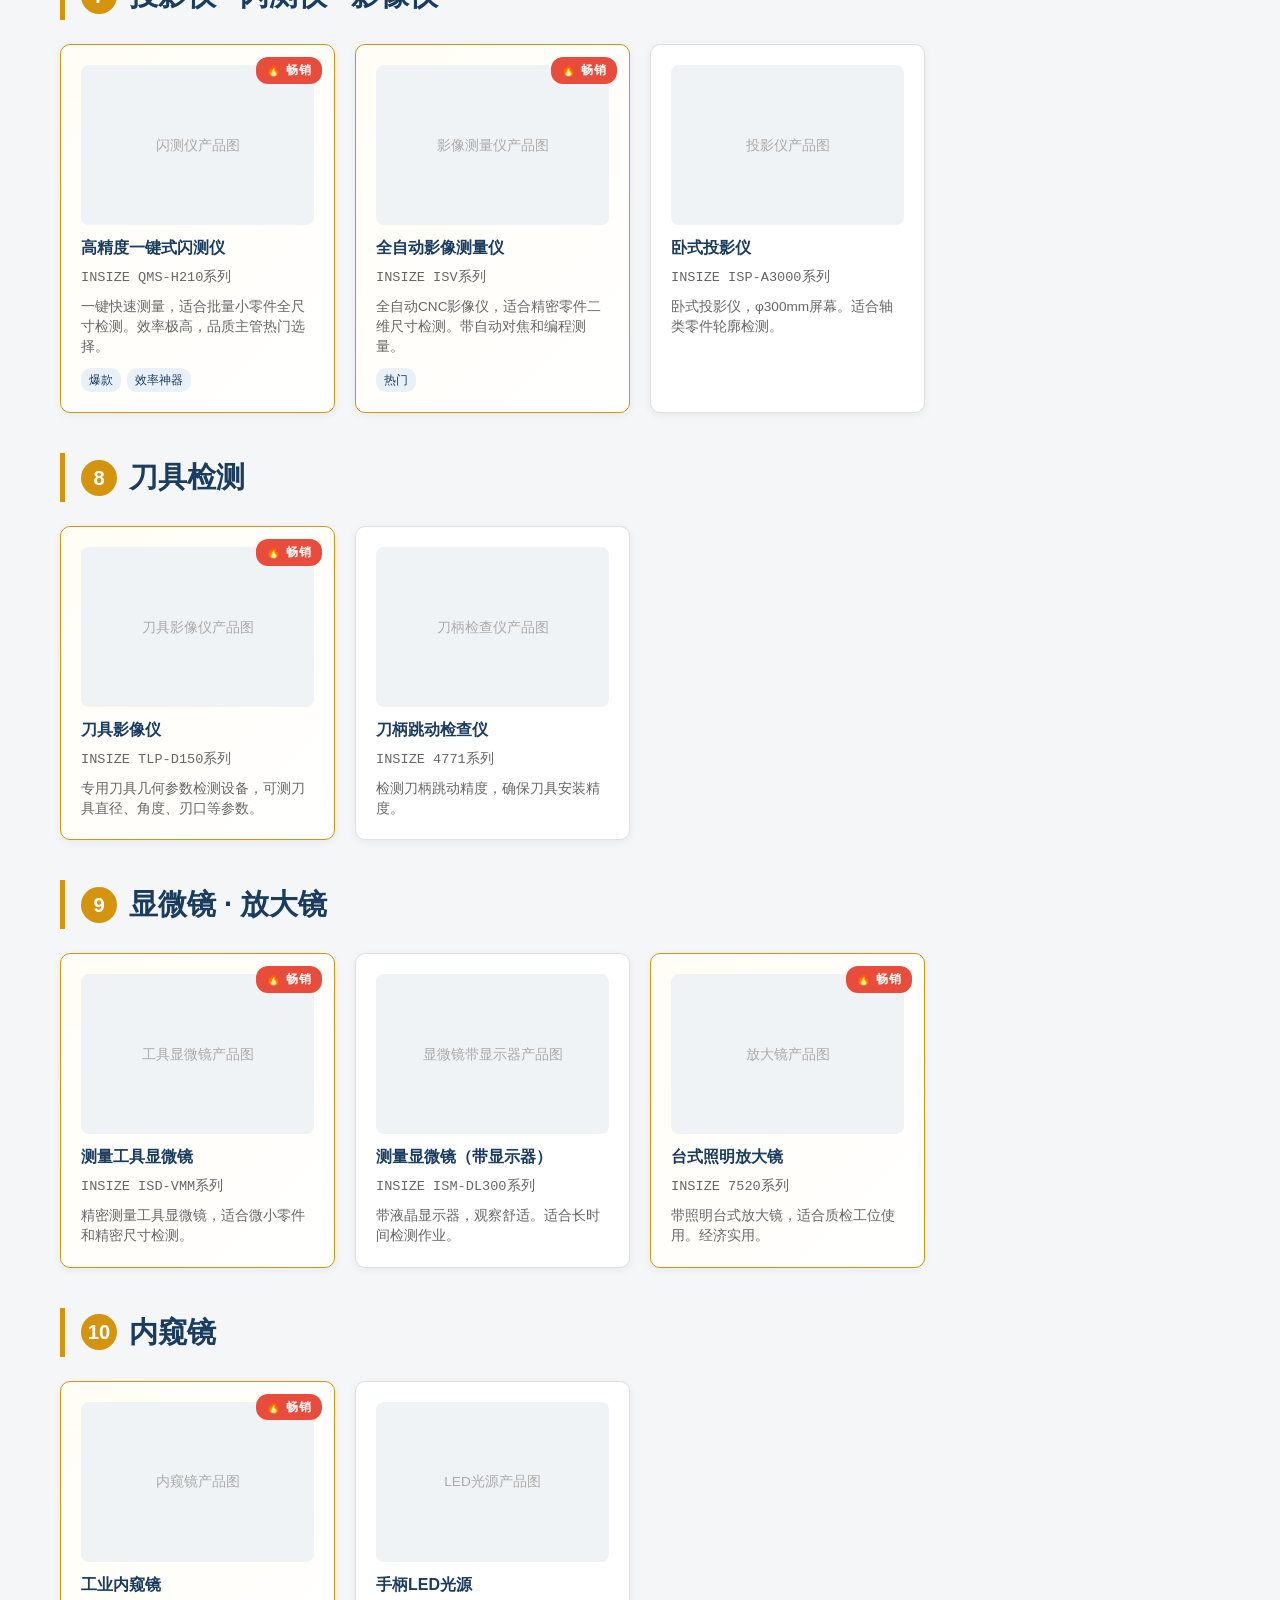
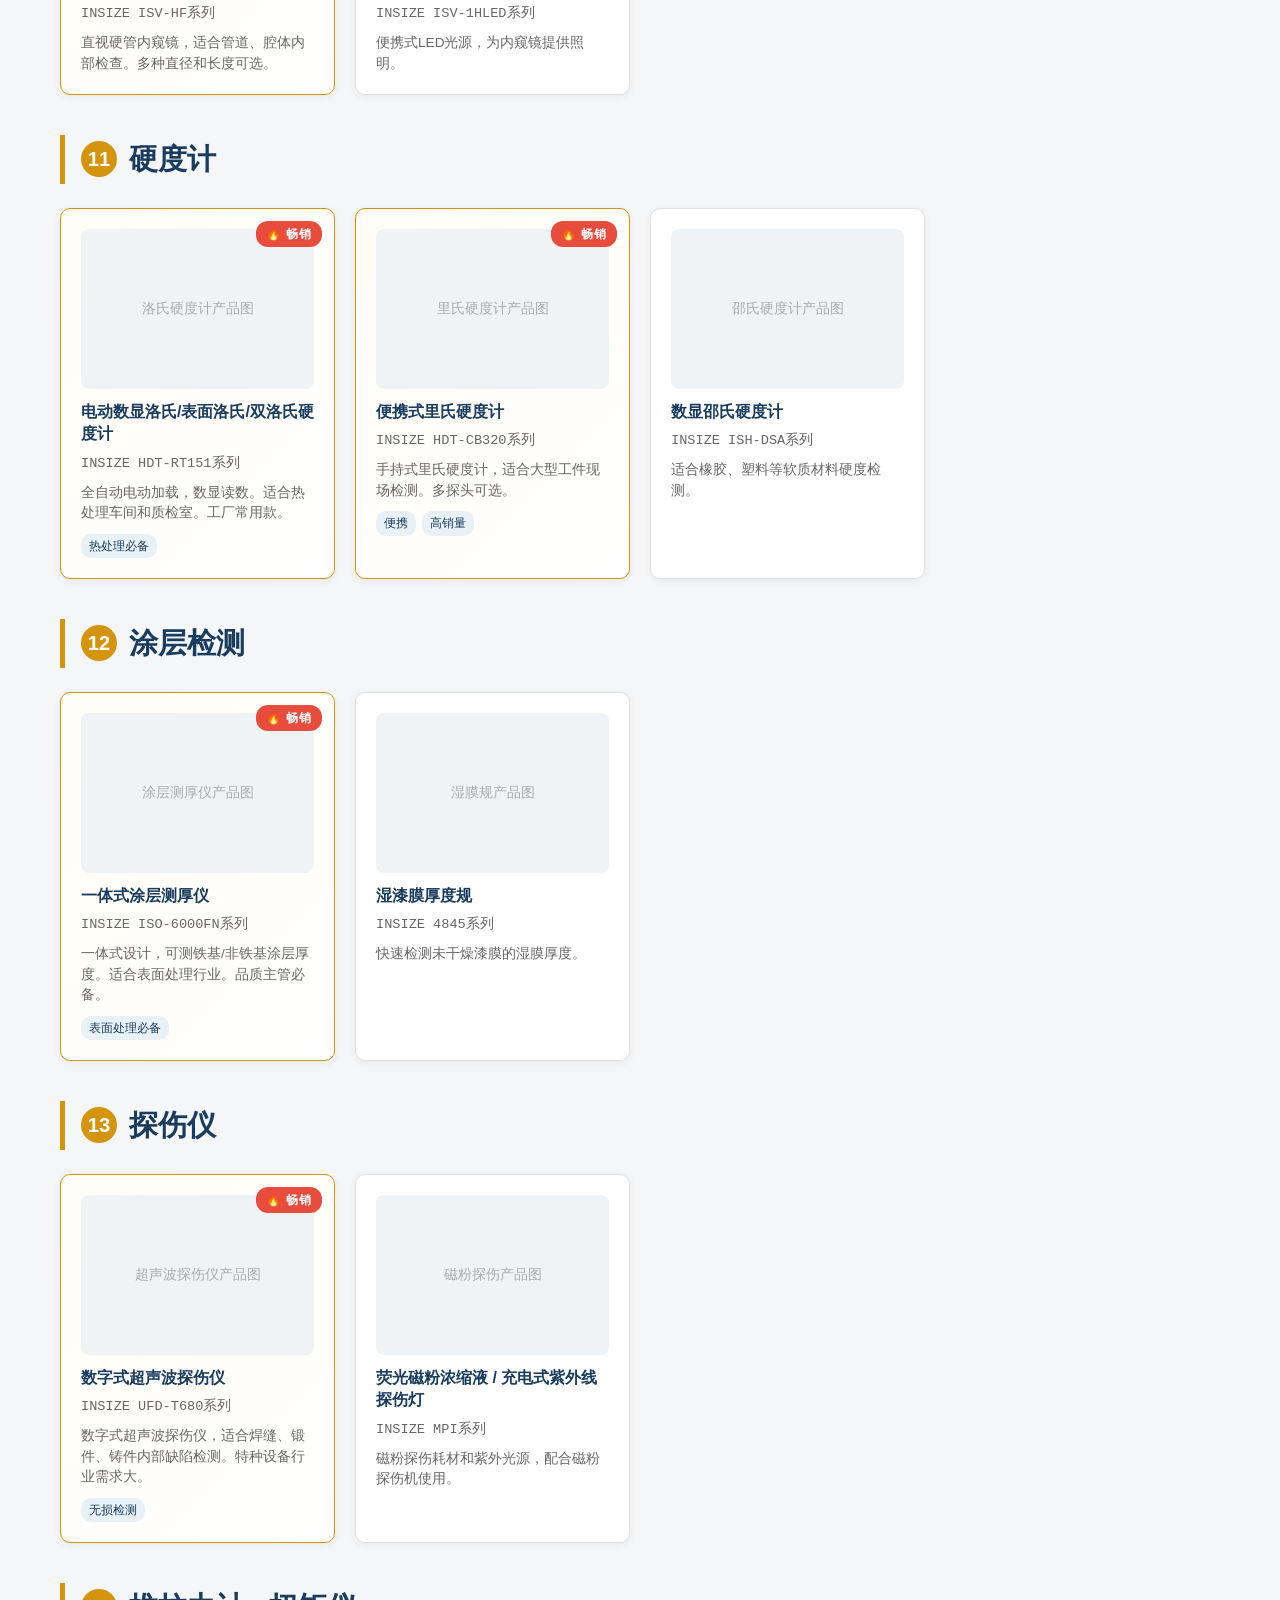
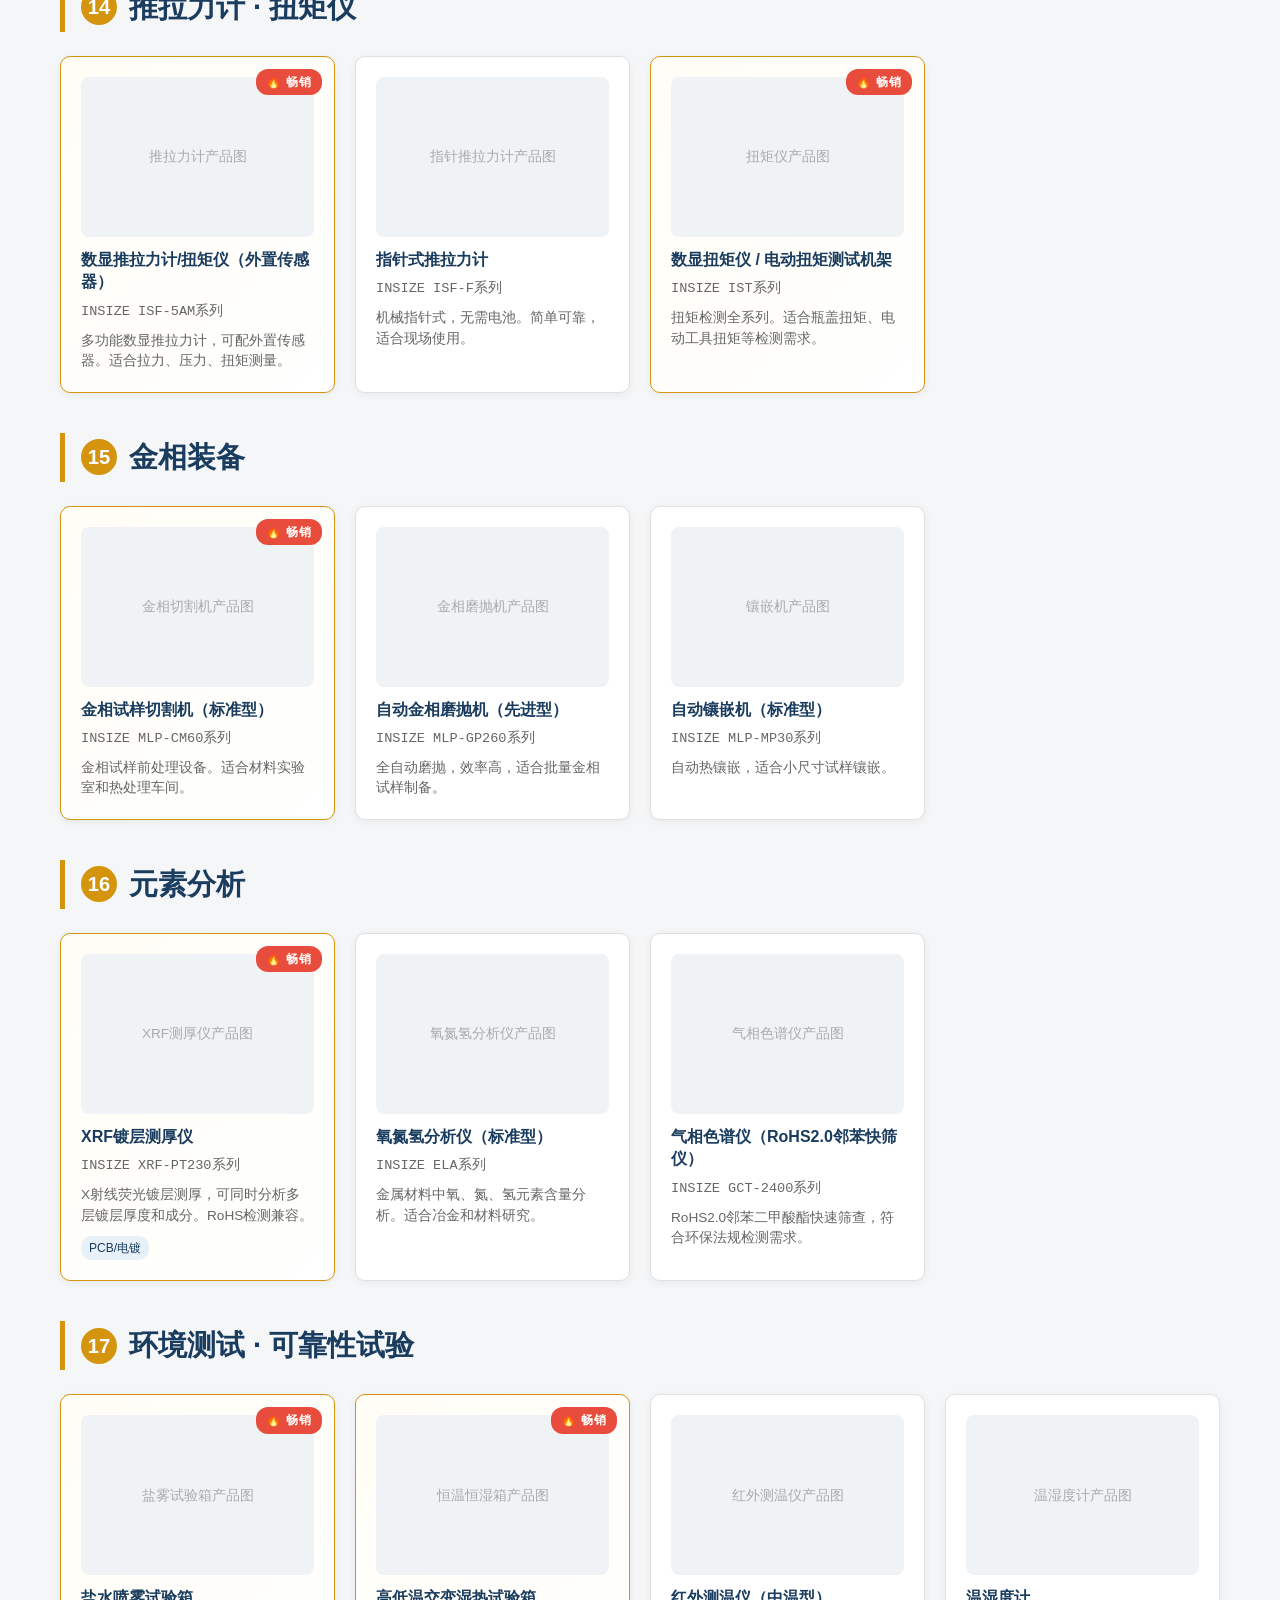
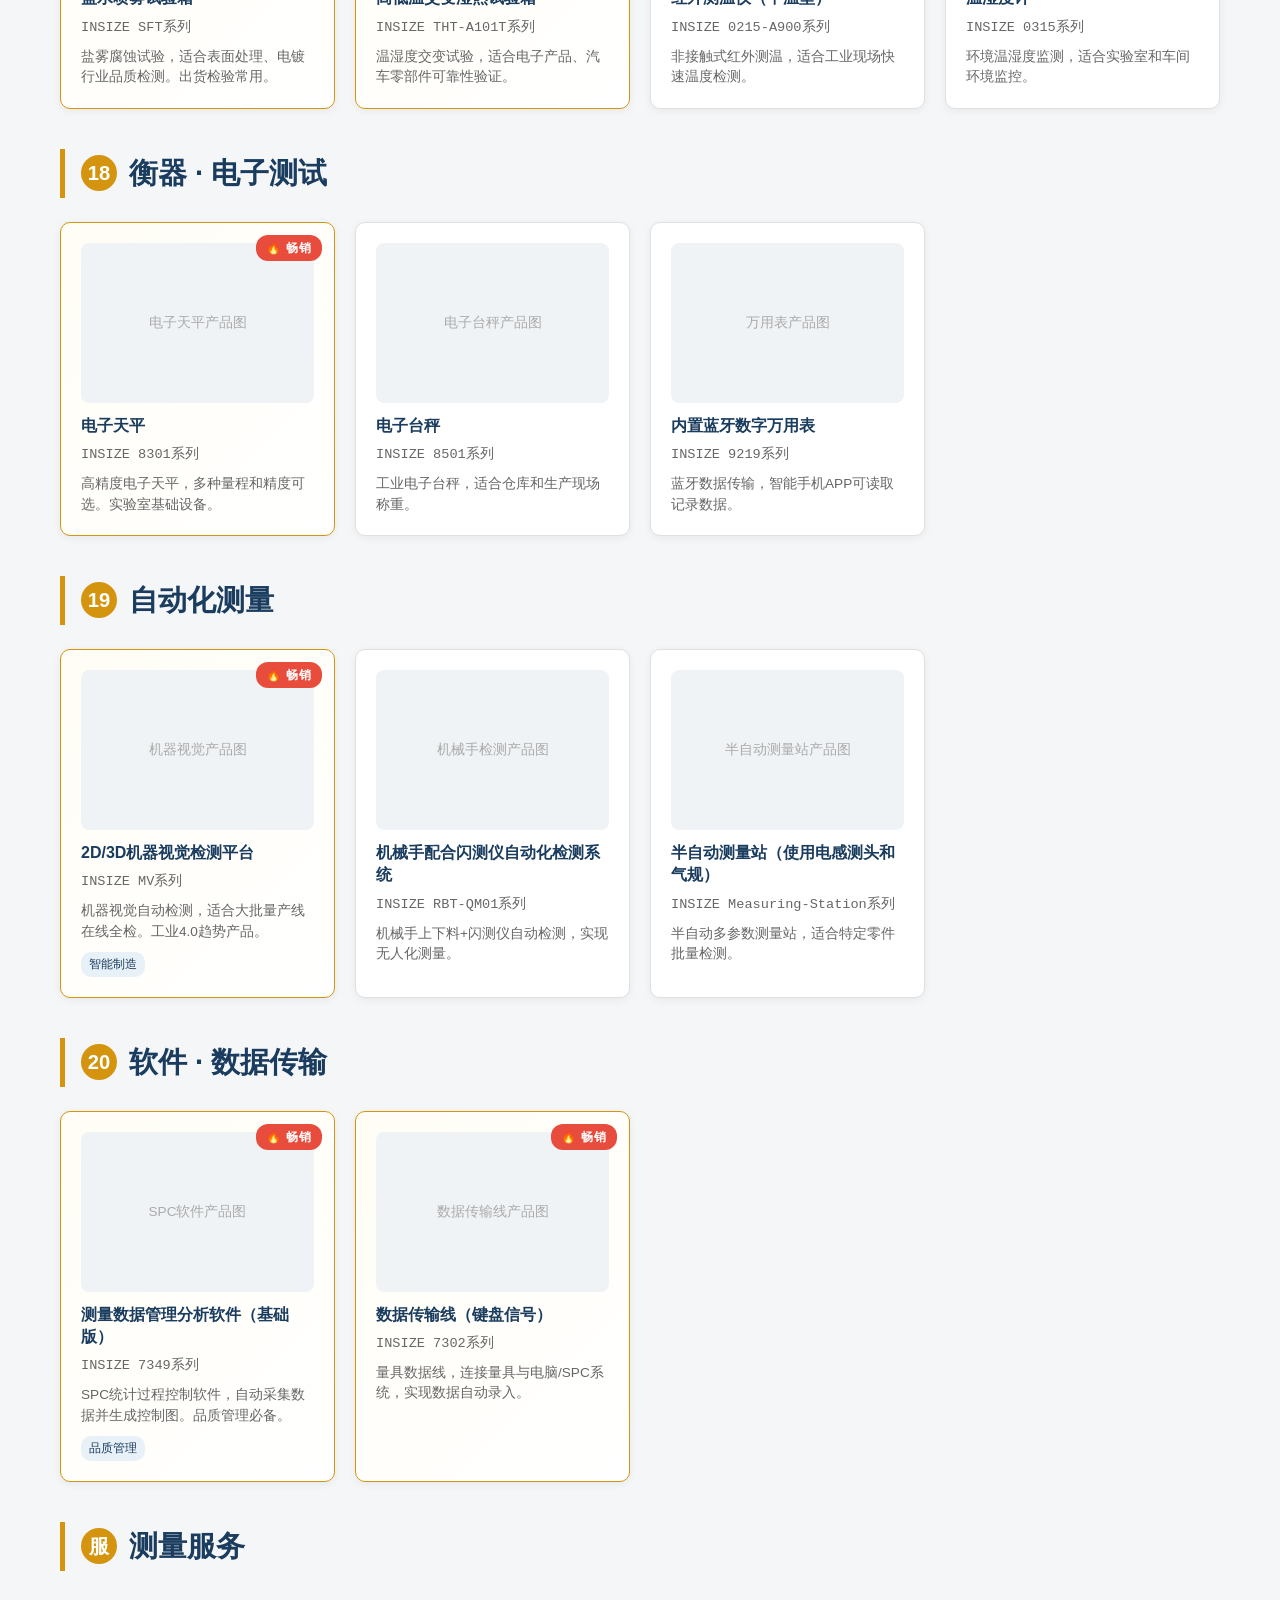
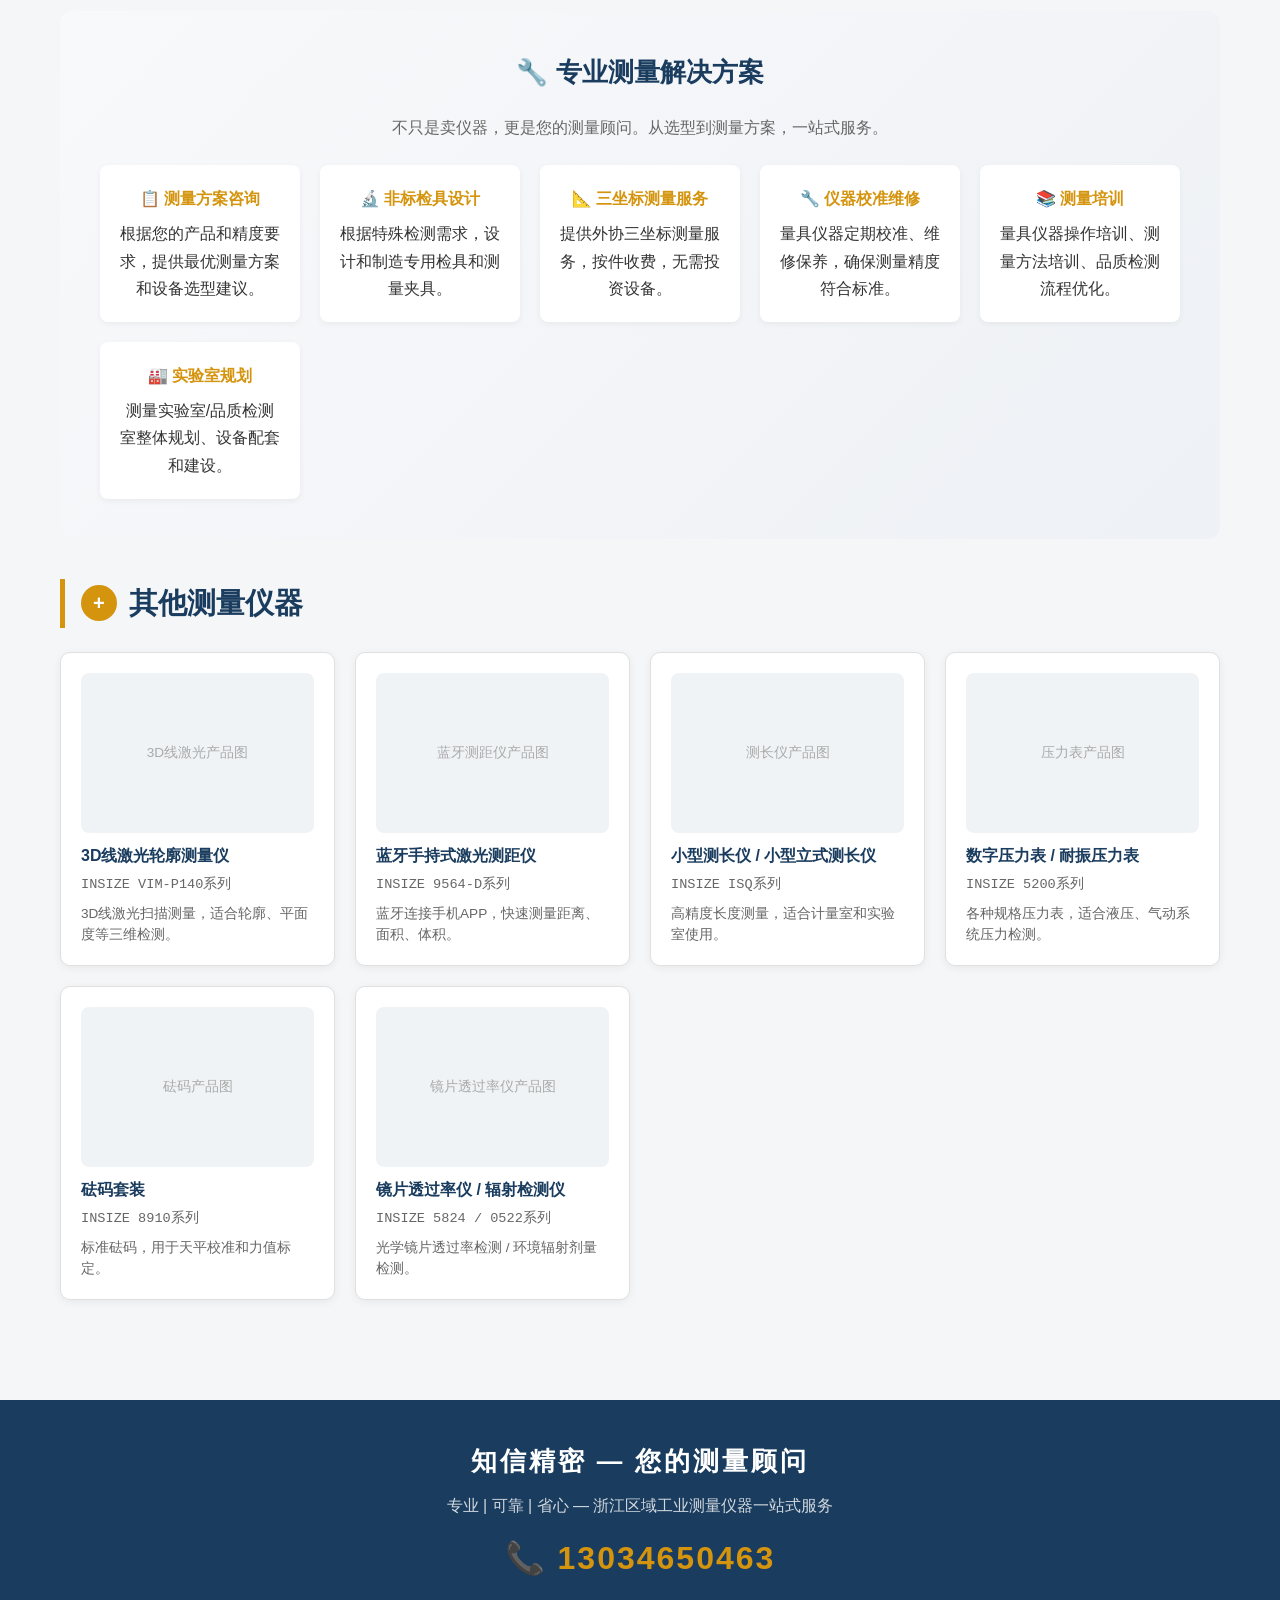
<file: catalog.html>
<!DOCTYPE html>
<html lang="zh-CN">
<head>
    <meta charset="UTF-8">
    <meta name="viewport" content="width=device-width, initial-scale=1.0">
    <meta http-equiv="X-UA-Compatible" content="IE=edge">

    <!-- SEO Meta -->
    <title>知信精密 | 测量仪器综合样册 —— 全系列产品目录</title>
    <meta name="description" content="知信精密测量仪器综合样册——涵盖量具、三坐标测量机、粗糙度仪、硬度计、影像测量仪、涂层测厚仪、探伤仪、金相装备等全系列产品。高清产品图片+型号参数，免费下载PDF样册。联系：林 15372650089">
    <meta name="keywords" content="知信精密,测量仪器样册,产品目录,量具,三坐标,粗糙度仪,硬度计,影像测量仪,工业测量,测量仪器PDF,选型手册">

    <!-- Canonical -->
    <link rel="canonical" href="https://www.zhixin-precision.com/catalog.html">

    <!-- Open Graph -->
    <meta property="og:locale" content="zh_CN">
    <meta property="og:site_name" content="知信精密测量">
    <meta property="og:title" content="知信精密 | 测量仪器综合样册">
    <meta property="og:description" content="全系列测量仪器产品目录，高清图片+型号参数。免费下载PDF样册。">
    <meta property="og:type" content="website">
    <meta property="og:url" content="https://www.zhixin-precision.com/catalog.html">
    <meta property="og:image" content="https://www.zhixin-precision.com/images/og-catalog.jpg">

    <!-- Baidu -->
    <meta name="baidu-site-verification" content="codeva-Qb5mWK13C0">
    <meta name="applicable-device" content="pc,mobile">
    <meta name="renderer" content="webkit">

    <!-- Resource Hints -->
    <link rel="preconnect" href="https://www.zhixin-precision.com">
    <style>
        :root {
            --primary: #1a3c5e;
            --accent: #d4940e;
            --bg: #f5f6f8;
            --card-bg: #ffffff;
            --text: #333333;
            --text-light: #666666;
            --border: #e0e0e0;
            --bestseller: #e74c3c;
            --font-cn: 'PingFang SC', 'Hiragino Sans GB', 'Microsoft YaHei', 'Noto Sans SC', sans-serif;
        }
        * { margin: 0; padding: 0; box-sizing: border-box; }
        body {
            font-family: var(--font-cn);
            background: var(--bg);
            color: var(--text);
            line-height: 1.7;
        }

        /* Header */
        .catalog-header {
            background: linear-gradient(135deg, var(--primary) 0%, #0d2a45 100%);
            color: white;
            padding: 40px 0;
            text-align: center;
        }
        .catalog-header .brand {
            font-size: 2.8em;
            font-weight: 700;
            letter-spacing: 4px;
            margin-bottom: 8px;
        }
        .catalog-header .brand span { color: var(--accent); }
        .catalog-header .subtitle {
            font-size: 1.2em;
            opacity: 0.85;
            letter-spacing: 2px;
        }
        .catalog-header .contact-bar {
            margin-top: 20px;
            padding: 12px 0;
            background: rgba(255,255,255,0.1);
            border-radius: 8px;
            font-size: 1.1em;
        }
        .catalog-header .contact-bar strong {
            color: var(--accent);
            font-size: 1.2em;
        }

        /* Category Tabs Navigation */
        .cat-nav {
            position: sticky;
            top: 0;
            z-index: 100;
            background: white;
            border-bottom: 2px solid var(--primary);
            box-shadow: 0 2px 8px rgba(0,0,0,0.1);
            overflow-x: auto;
            white-space: nowrap;
            padding: 0;
        }
        .cat-nav a {
            display: inline-block;
            padding: 14px 18px;
            color: var(--text);
            text-decoration: none;
            font-size: 0.9em;
            font-weight: 500;
            border-bottom: 3px solid transparent;
            transition: all 0.2s;
        }
        .cat-nav a:hover, .cat-nav a.active {
            color: var(--primary);
            border-bottom-color: var(--accent);
            background: #f0f4f8;
        }

        /* Main Content */
        .container { max-width: 1200px; margin: 0 auto; padding: 20px; }

        /* Category Section */
        .cat-section {
            margin: 40px 0;
            scroll-margin-top: 60px;
        }
        .cat-title {
            font-size: 1.8em;
            font-weight: 700;
            color: var(--primary);
            border-left: 5px solid var(--accent);
            padding-left: 16px;
            margin-bottom: 24px;
            display: flex;
            align-items: center;
            gap: 12px;
        }
        .cat-title .cat-num {
            background: var(--accent);
            color: white;
            width: 36px;
            height: 36px;
            border-radius: 50%;
            display: flex;
            align-items: center;
            justify-content: center;
            font-size: 0.7em;
            flex-shrink: 0;
        }

        /* Product Grid */
        .product-grid {
            display: grid;
            grid-template-columns: repeat(auto-fill, minmax(260px, 1fr));
            gap: 20px;
        }
        .product-card {
            background: var(--card-bg);
            border-radius: 10px;
            padding: 20px;
            box-shadow: 0 2px 8px rgba(0,0,0,0.06);
            transition: transform 0.2s, box-shadow 0.2s;
            position: relative;
            border: 1px solid var(--border);
        }
        .product-card:hover {
            transform: translateY(-3px);
            box-shadow: 0 6px 20px rgba(0,0,0,0.12);
        }
        .product-card.bestseller {
            border-color: var(--accent);
            background: linear-gradient(135deg, #fffdf5 0%, #ffffff 100%);
        }
        .product-badge {
            position: absolute;
            top: 12px;
            right: 12px;
            background: var(--bestseller);
            color: white;
            padding: 3px 10px;
            border-radius: 12px;
            font-size: 0.75em;
            font-weight: 600;
            letter-spacing: 1px;
        }
        .product-image {
            width: 100%;
            height: 160px;
            background: #f0f3f6;
            border-radius: 8px;
            display: flex;
            align-items: center;
            justify-content: center;
            margin-bottom: 12px;
            color: #aaa;
            font-size: 0.85em;
            text-align: center;
            padding: 10px;
        }
        .product-name {
            font-size: 1em;
            font-weight: 600;
            color: var(--primary);
            margin-bottom: 6px;
            line-height: 1.4;
        }
        .product-model {
            font-size: 0.85em;
            color: var(--text-light);
            margin-bottom: 8px;
            font-family: 'Consolas', 'Courier New', monospace;
        }
        .product-desc {
            font-size: 0.85em;
            color: var(--text-light);
            line-height: 1.5;
        }
        .product-tags {
            margin-top: 10px;
            display: flex;
            flex-wrap: wrap;
            gap: 6px;
        }
        .product-tag {
            font-size: 0.75em;
            padding: 2px 8px;
            border-radius: 10px;
            background: #e8f0f8;
            color: var(--primary);
        }

        /* Subcategory */
        .subcat-title {
            font-size: 1.2em;
            font-weight: 600;
            color: #555;
            margin: 24px 0 14px;
            padding-bottom: 8px;
            border-bottom: 1px dashed var(--border);
        }

        /* Service Section */
        .service-section {
            background: linear-gradient(135deg, #f8f9fb 0%, #eef1f5 100%);
            border-radius: 12px;
            padding: 40px;
            margin: 40px 0;
            text-align: center;
        }
        .service-section h2 {
            color: var(--primary);
            margin-bottom: 20px;
            font-size: 1.6em;
        }
        .service-grid {
            display: grid;
            grid-template-columns: repeat(auto-fit, minmax(200px, 1fr));
            gap: 20px;
            margin-top: 24px;
        }
        .service-item {
            padding: 20px;
            background: white;
            border-radius: 8px;
            box-shadow: 0 2px 6px rgba(0,0,0,0.05);
        }
        .service-item h4 {
            color: var(--accent);
            margin-bottom: 8px;
        }

        /* Footer */
        .catalog-footer {
            background: var(--primary);
            color: white;
            text-align: center;
            padding: 40px 20px;
            margin-top: 40px;
        }
        .catalog-footer .contact-phone {
            font-size: 2em;
            font-weight: 700;
            color: var(--accent);
            margin: 12px 0;
            letter-spacing: 2px;
        }
        .catalog-footer .qr-note {
            opacity: 0.8;
            margin-top: 12px;
        }

        /* Print Styles */
        @media print {
            .cat-nav { display: none; }
            .product-card { break-inside: avoid; }
            body { font-size: 12px; }
        }

        /* Responsive */
        @media (max-width: 768px) {
            .catalog-header .brand { font-size: 1.8em; }
            .product-grid { grid-template-columns: repeat(auto-fill, minmax(160px, 1fr)); gap: 12px; }
            .product-card { padding: 12px; }
            .cat-nav a { padding: 10px 12px; font-size: 0.8em; }
            .cat-title { font-size: 1.3em; }
        }
    </style>
</head>
<body>

<!-- ============ HEADER ============ -->
<header class="catalog-header">
    <div class="brand">知信<span>精密</span></div>
    <div class="subtitle">ZHIXIN PRECISION · 工业测量仪器综合样册</div>
    <div class="contact-bar">
        📞 测量顾问：<strong>周 13034650463</strong> &nbsp;|&nbsp;
        📧 邮箱：coming@zhixin-precision.com &nbsp;|&nbsp;
        📍 服务区域：浙江及全国
    </div>
</header>

<!-- ============ CATEGORY NAVIGATION ============ -->
<nav class="cat-nav">
    <a href="#cat01">量具</a>
    <a href="#cat02">水平仪</a>
    <a href="#cat03">在机测量</a>
    <a href="#cat04">测头/光栅尺</a>
    <a href="#cat05">圆度/轮廓/粗糙度仪</a>
    <a href="#cat06">三坐标测量机</a>
    <a href="#cat07">投影/闪测/影像仪</a>
    <a href="#cat08">刀具检测</a>
    <a href="#cat09">显微镜/放大镜</a>
    <a href="#cat10">内窥镜</a>
    <a href="#cat11">硬度计</a>
    <a href="#cat12">涂层检测</a>
    <a href="#cat13">探伤仪</a>
    <a href="#cat14">推拉力/扭矩</a>
    <a href="#cat15">金相装备</a>
    <a href="#cat16">元素分析</a>
    <a href="#cat17">环境/可靠性试验</a>
    <a href="#cat18">衡器/电子测试</a>
    <a href="#cat19">自动化测量</a>
    <a href="#cat20">软件/数据传输</a>
    <a href="#service">测量服务</a>
</nav>

<div class="container">

<!-- ====== CATEGORY 1: 量具 (BESTSELLER FOCUS) ====== -->
<section id="cat01" class="cat-section">
    <h2 class="cat-title"><span class="cat-num">1</span>量具 <span style="font-size:0.5em;color:var(--accent);">—— 核心畅销品类</span></h2>

    <!-- 卡尺 -->
    <h3 class="subcat-title">📐 卡尺 —— 每厂必备，销量最大</h3>
    <div class="product-grid">
        <div class="product-card bestseller">
            <span class="product-badge">🔥 畅销</span>
            <div class="product-image">数显卡尺产品图</div>
            <div class="product-name">IP67防水数显卡尺</div>
            <div class="product-model">INSIZE 1108 / 1195系列</div>
            <div class="product-desc">IP67级防水防尘，车间恶劣环境可用。量程0-150/200/300mm，分辨率0.01mm，数据接口可选。</div>
            <div class="product-tags"><span class="product-tag">首选推荐</span><span class="product-tag">大量现货</span></div>
        </div>
        <div class="product-card bestseller">
            <span class="product-badge">🔥 畅销</span>
            <div class="product-image">数显卡尺产品图</div>
            <div class="product-name">数显卡尺（标准型）</div>
            <div class="product-model">INSIZE 1108系列</div>
            <div class="product-desc">经典标准型数显卡尺，性价比首选。量程0-150/200/300mm，精度0.01mm，带数据输出。</div>
            <div class="product-tags"><span class="product-tag">经济款</span><span class="product-tag">长期现货</span></div>
        </div>
        <div class="product-card">
            <div class="product-image">左手数显卡尺产品图</div>
            <div class="product-name">左手数显卡尺</div>
            <div class="product-model">INSIZE 1130系列</div>
            <div class="product-desc">专为左手操作设计，方便左撇子用户使用。</div>
        </div>
        <div class="product-card">
            <div class="product-image">塑料数显卡尺产品图</div>
            <div class="product-name">塑料数显卡尺</div>
            <div class="product-model">INSIZE 1139系列</div>
            <div class="product-desc">轻便塑料材质，适合无磁性测量需求，经济实惠。</div>
        </div>
        <div class="product-card bestseller">
            <span class="product-badge">🔥 畅销</span>
            <div class="product-image">带表卡尺产品图</div>
            <div class="product-name">带表卡尺</div>
            <div class="product-model">INSIZE 1205系列</div>
            <div class="product-desc">机械式带表显示，无需电池，可靠性高。适合无电源环境使用。</div>
            <div class="product-tags"><span class="product-tag">机械款</span></div>
        </div>
        <div class="product-card">
            <div class="product-image">数显圆弧半径卡尺产品图</div>
            <div class="product-name">数显圆弧半径卡尺</div>
            <div class="product-model">INSIZE 1186系列</div>
            <div class="product-desc">专用于测量圆弧半径，数显读数，精度高。</div>
        </div>
    </div>

    <!-- 深度量具 -->
    <h3 class="subcat-title">📏 深度量具</h3>
    <div class="product-grid">
        <div class="product-card bestseller">
            <span class="product-badge">🔥 畅销</span>
            <div class="product-image">深度尺产品图</div>
            <div class="product-name">IP67防水数显深度尺</div>
            <div class="product-model">INSIZE 1440系列</div>
            <div class="product-desc">IP67防护等级，适合冷却液环境。多种量程可选。</div>
        </div>
        <div class="product-card">
            <div class="product-image">深度尺产品图</div>
            <div class="product-name">防水数显深度尺</div>
            <div class="product-model">INSIZE 1149系列</div>
            <div class="product-desc">防水型设计，性价比高。适合一般车间使用。</div>
        </div>
        <div class="product-card">
            <div class="product-image">测深规产品图</div>
            <div class="product-name">带表测深规</div>
            <div class="product-model">INSIZE 2343系列</div>
            <div class="product-desc">机械式带表深度规，用于孔深、台阶深度测量。</div>
        </div>
    </div>

    <!-- 高度量具 -->
    <h3 class="subcat-title">📊 高度量具</h3>
    <div class="product-grid">
        <div class="product-card bestseller">
            <span class="product-badge">🔥 畅销</span>
            <div class="product-image">测高仪产品图</div>
            <div class="product-name">二维手动测高仪（内置气浮）</div>
            <div class="product-model">INSIZE DHG-V系列</div>
            <div class="product-desc">内置气浮系统，移动轻便。可测高度、深度、孔距、垂直度等。量程300/600/1000mm。</div>
            <div class="product-tags"><span class="product-tag">高精度</span><span class="product-tag">多功能</span></div>
        </div>
        <div class="product-card">
            <div class="product-image">高度计产品图</div>
            <div class="product-name">数显万分高度计</div>
            <div class="product-model">INSIZE 1155系列</div>
            <div class="product-desc">超高精度，分辨率0.0001mm，适合精密测量。</div>
        </div>
        <div class="product-card">
            <div class="product-image">高度尺产品图</div>
            <div class="product-name">带手轮数显高度尺</div>
            <div class="product-model">INSIZE 1156系列</div>
            <div class="product-desc">手轮微调，操作便捷。量程0-300/500mm。</div>
        </div>
    </div>

    <!-- 千分尺 -->
    <h3 class="subcat-title">🔬 千分尺</h3>
    <div class="product-grid">
        <div class="product-card bestseller">
            <span class="product-badge">🔥 畅销</span>
            <div class="product-image">千分尺产品图</div>
            <div class="product-name">IP65防水数显外径千分尺（带数据传输接口）</div>
            <div class="product-model">INSIZE 3101系列</div>
            <div class="product-desc">IP65防水防尘，带数据传输接口可连接SPC系统。量程0-25/25-50/50-75/75-100mm。</div>
            <div class="product-tags"><span class="product-tag">SPC数据</span><span class="product-tag">高销量</span></div>
        </div>
        <div class="product-card bestseller">
            <span class="product-badge">🔥 畅销</span>
            <div class="product-image">千分尺产品图</div>
            <div class="product-name">直进式数显千分尺（带杠杆测力装置）</div>
            <div class="product-model">INSIZE 3632系列</div>
            <div class="product-desc">直进式 spindle，带杠杆测力装置确保恒定测量力。分辨率0.001mm。</div>
        </div>
        <div class="product-card">
            <div class="product-image">内径千分尺产品图</div>
            <div class="product-name">数显大行程三点内径千分尺</div>
            <div class="product-model">INSIZE 3145系列</div>
            <div class="product-desc">三点式内径测量，大行程设计。适合孔径批量检测。</div>
        </div>
        <div class="product-card">
            <div class="product-image">内测千分尺产品图</div>
            <div class="product-name">内测千分尺（经济型）</div>
            <div class="product-model">INSIZE 3120系列</div>
            <div class="product-desc">经济实用型内测千分尺，适合预算有限的客户。</div>
        </div>
        <div class="product-card">
            <div class="product-image">管状内径千分尺产品图</div>
            <div class="product-name">数显直进式管状内径千分尺</div>
            <div class="product-model">INSIZE 3150系列</div>
            <div class="product-desc">管状内径测量，适合深孔测量需求。</div>
        </div>
        <div class="product-card">
            <div class="product-image">凹槽千分尺产品图</div>
            <div class="product-name">凹槽千分尺</div>
            <div class="product-model">INSIZE 3220系列</div>
            <div class="product-desc">专用于凹槽、沟槽宽度测量。</div>
        </div>
    </div>

    <!-- 比较仪 -->
    <h3 class="subcat-title">⚖️ 比较仪 & 测量台</h3>
    <div class="product-grid">
        <div class="product-card bestseller">
            <span class="product-badge">🔥 畅销</span>
            <div class="product-image">测量台产品图</div>
            <div class="product-name">万能比较测量台</div>
            <div class="product-model">INSIZE 2949系列</div>
            <div class="product-desc">万能型比较测量台，可搭配各类表头使用。铸铁底座，稳定性好。</div>
        </div>
        <div class="product-card">
            <div class="product-image">比较仪产品图</div>
            <div class="product-name">大尺寸数显外径比较测量仪</div>
            <div class="product-model">INSIZE 2935系列</div>
            <div class="product-desc">大尺寸外径比较测量，适合轴类零件批量检测。</div>
        </div>
        <div class="product-card">
            <div class="product-image">比较卡尺产品图</div>
            <div class="product-name">多功能比较卡尺</div>
            <div class="product-model">INSIZE 1198系列</div>
            <div class="product-desc">集卡尺与比较测量功能于一体。</div>
        </div>
    </div>

    <!-- 指示表 -->
    <h3 class="subcat-title">🕐 指示表 / 千分表</h3>
    <div class="product-grid">
        <div class="product-card bestseller">
            <span class="product-badge">🔥 畅销</span>
            <div class="product-image">千分表产品图</div>
            <div class="product-name">杠杆千分表</div>
            <div class="product-model">INSIZE 2305系列</div>
            <div class="product-desc">杠杆式千分表，分辨率0.001mm。适合狭小空间测量和跳动检查。</div>
            <div class="product-tags"><span class="product-tag">车间必备</span></div>
        </div>
        <div class="product-card bestseller">
            <span class="product-badge">🔥 畅销</span>
            <div class="product-image">数显表产品图</div>
            <div class="product-name">数显表（多功能）</div>
            <div class="product-model">INSIZE 2105系列</div>
            <div class="product-desc">多功能数显指示表，可切换公/英制，带公差判断和数据输出。</div>
        </div>
        <div class="product-card">
            <div class="product-image">检表仪产品图</div>
            <div class="product-name">自动检表仪</div>
            <div class="product-model">INSIZE 2801系列</div>
            <div class="product-desc">自动检测指示表精度，适用于计量室和校准实验室。</div>
        </div>
    </div>

    <!-- 螺纹量具 -->
    <h3 class="subcat-title">🔩 螺纹量具</h3>
    <div class="product-grid">
        <div class="product-card bestseller">
            <span class="product-badge">🔥 畅销</span>
            <div class="product-image">螺距规产品图</div>
            <div class="product-name">螺距规</div>
            <div class="product-model">INSIZE 4820系列</div>
            <div class="product-desc">快速检测螺纹螺距，公制/英制可选。工厂基础检具。</div>
        </div>
        <div class="product-card">
            <div class="product-image">螺纹测量仪产品图</div>
            <div class="product-name">内螺纹顶径测量仪</div>
            <div class="product-model">INSIZE 2208系列</div>
            <div class="product-desc">精密测量内螺纹顶径尺寸。</div>
        </div>
        <div class="product-card">
            <div class="product-image">螺纹环规产品图</div>
            <div class="product-name">螺纹同心度环规</div>
            <div class="product-model">INSIZE 2210系列</div>
            <div class="product-desc">检测螺纹同心度，确保螺纹加工质量。</div>
        </div>
        <div class="product-card">
            <div class="product-image">螺距测量仪产品图</div>
            <div class="product-name">螺距测量仪</div>
            <div class="product-model">INSIZE 2205系列</div>
            <div class="product-desc">精密测量螺距参数。</div>
        </div>
    </div>

    <!-- 角度量具 -->
    <h3 class="subcat-title">📐 角度量具 & 偏摆仪</h3>
    <div class="product-grid">
        <div class="product-card bestseller">
            <span class="product-badge">🔥 畅销</span>
            <div class="product-image">角度尺产品图</div>
            <div class="product-name">防水数显角度尺（重型）</div>
            <div class="product-model">INSIZE 2170系列</div>
            <div class="product-desc">重型防水设计，适合模具、机床行业角度测量。分辨率0.05°。</div>
        </div>
        <div class="product-card">
            <div class="product-image">偏摆仪产品图</div>
            <div class="product-name">偏摆检查仪</div>
            <div class="product-model">INSIZE 2850系列</div>
            <div class="product-desc">检查轴类零件径向跳动和端面跳动。</div>
        </div>
        <div class="product-card">
            <div class="product-image">偏摆仪产品图</div>
            <div class="product-name">带滚轮偏摆检查仪</div>
            <div class="product-model">INSIZE 2851系列</div>
            <div class="product-desc">带滚轮设计，方便旋转工件检查跳动。</div>
        </div>
        <div class="product-card">
            <div class="product-image">垂直度仪产品图</div>
            <div class="product-name">垂直度仪</div>
            <div class="product-model">INSIZE 2860系列</div>
            <div class="product-desc">精密检测工件垂直度偏差。</div>
        </div>
    </div>

    <!-- 量块 / 量规 / 平板 -->
    <h3 class="subcat-title">🧱 量块 / 塞尺 / 花岗岩平板</h3>
    <div class="product-grid">
        <div class="product-card bestseller">
            <span class="product-badge">🔥 畅销</span>
            <div class="product-image">量块产品图</div>
            <div class="product-name">高精度钢量块套装</div>
            <div class="product-model">INSIZE 4100系列</div>
            <div class="product-desc">钢制量块，多种规格套装可选。0级/1级/2级精度。计量室必备。</div>
        </div>
        <div class="product-card bestseller">
            <span class="product-badge">🔥 畅销</span>
            <div class="product-image">塞尺产品图</div>
            <div class="product-name">塞尺（经济型）</div>
            <div class="product-model">INSIZE 4630系列</div>
            <div class="product-desc">常规间隙测量工具，多种规格。每厂必备基础量具。</div>
        </div>
        <div class="product-card">
            <div class="product-image">花岗岩平板产品图</div>
            <div class="product-name">花岗岩平板</div>
            <div class="product-model">INSIZE 4700系列</div>
            <div class="product-desc">高精度花岗岩平板，0级/00级可选。各种尺寸规格。</div>
        </div>
        <div class="product-card">
            <div class="product-image">V形架产品图</div>
            <div class="product-name">V形架 / 磁性V形架</div>
            <div class="product-model">INSIZE 4750系列</div>
            <div class="product-desc">铸铁/磁性V形架，用于支撑圆柱形工件检测。</div>
        </div>
    </div>

    <!-- 内径/槽宽/倒角/键槽量具 -->
    <h3 class="subcat-title">🔧 内径 / 槽宽 / 倒角 / 键槽专用量具</h3>
    <div class="product-grid">
        <div class="product-card">
            <div class="product-image">内卡规产品图</div>
            <div class="product-name">高精度数显内卡规</div>
            <div class="product-model">INSIZE 2200系列</div>
            <div class="product-desc">快速测量内径、内槽宽等尺寸，数显读数方便。</div>
        </div>
        <div class="product-card">
            <div class="product-image">沟槽量表产品图</div>
            <div class="product-name">枪式内沟槽宽量表</div>
            <div class="product-model">INSIZE 2240系列</div>
            <div class="product-desc">专用于内孔沟槽宽度测量，枪式操作方便。</div>
        </div>
        <div class="product-card">
            <div class="product-image">塞规产品图</div>
            <div class="product-name">槽宽精密塞规 / 孔内键槽宽度精密塞规</div>
            <div class="product-model">INSIZE 2250系列</div>
            <div class="product-desc">精密塞规式检测工具，用于槽宽和键槽宽度检测。</div>
        </div>
        <div class="product-card bestseller">
            <span class="product-badge">🔥 畅销</span>
            <div class="product-image">倒角规产品图</div>
            <div class="product-name">数显倒角高度规</div>
            <div class="product-model">INSIZE 2286系列</div>
            <div class="product-desc">快速测量倒角尺寸和高度，数显读数精度高。</div>
        </div>
        <div class="product-card">
            <div class="product-image">键槽量规产品图</div>
            <div class="product-name">键槽对称度量规</div>
            <div class="product-model">INSIZE 2270系列</div>
            <div class="product-desc">检测键槽对称度，确保装配精度。</div>
        </div>
        <div class="product-card">
            <div class="product-image">锥度塞规产品图</div>
            <div class="product-name">锥度塞规 / 锥孔精密塞规 / 锥度检查仪</div>
            <div class="product-model">INSIZE 2880系列</div>
            <div class="product-desc">锥度检测全系列，涵盖塞规和检查仪。</div>
        </div>
    </div>
</section>

<!-- ====== CATEGORY 2-6: MEASUREMENT INSTRUMENTS ====== -->

<section id="cat02" class="cat-section">
    <h2 class="cat-title"><span class="cat-num">2</span>水平仪</h2>
    <div class="product-grid">
        <div class="product-card bestseller">
            <span class="product-badge">🔥 畅销</span>
            <div class="product-image">电子水平仪产品图</div>
            <div class="product-name">电子水平仪</div>
            <div class="product-model">INSIZE ISE-L051系列</div>
            <div class="product-desc">高精度电子水平仪，分辨率0.001mm/m。适合机床导轨调平检测。</div>
        </div>
        <div class="product-card bestseller">
            <span class="product-badge">🔥 畅销</span>
            <div class="product-image">数显水平仪产品图</div>
            <div class="product-name">数显水平仪/坡度仪</div>
            <div class="product-model">INSIZE 2179系列</div>
            <div class="product-desc">数显显示，可同时测量水平角和坡度。便携实用。</div>
        </div>
        <div class="product-card">
            <div class="product-image">激光水平仪产品图</div>
            <div class="product-name">十字线激光水平仪</div>
            <div class="product-model">INSIZE 4917系列</div>
            <div class="product-desc">投射十字激光线，适合安装定位和划线作业。</div>
        </div>
    </div>
</section>

<section id="cat03" class="cat-section">
    <h2 class="cat-title"><span class="cat-num">3</span>在机测量</h2>
    <div class="product-grid">
        <div class="product-card bestseller">
            <span class="product-badge">🔥 畅销</span>
            <div class="product-image">机床测头产品图</div>
            <div class="product-name">红外通讯机床测头</div>
            <div class="product-model">INSIZE 9414系列</div>
            <div class="product-desc">红外通讯，可与对刀器组合使用。适合CNC加工中心在机检测。</div>
        </div>
        <div class="product-card bestseller">
            <span class="product-badge">🔥 畅销</span>
            <div class="product-image">寻边器产品图</div>
            <div class="product-name">数显3D寻边器</div>
            <div class="product-model">INSIZE 2846系列</div>
            <div class="product-desc">3D寻边器，数显读数。CNC加工中心对刀找正必备。</div>
        </div>
        <div class="product-card">
            <div class="product-image">定中心表产品图</div>
            <div class="product-name">定中心表</div>
            <div class="product-model">INSIZE 2845系列</div>
            <div class="product-desc">快速定位工件中心，适合铣床和加工中心使用。</div>
        </div>
    </div>
</section>

<section id="cat04" class="cat-section">
    <h2 class="cat-title"><span class="cat-num">4</span>测头和光栅尺</h2>
    <div class="product-grid">
        <div class="product-card bestseller">
            <span class="product-badge">🔥 畅销</span>
            <div class="product-image">光栅尺产品图</div>
            <div class="product-name">光栅尺（标准型）</div>
            <div class="product-model">INSIZE ISL-F系列</div>
            <div class="product-desc">标准光栅尺，用于机床数显改造和位置反馈。多种行程可选。</div>
        </div>
        <div class="product-card">
            <div class="product-image">光栅尺TTL产品图</div>
            <div class="product-name">光栅尺（TTL信号）</div>
            <div class="product-model">INSIZE ISL-A系列</div>
            <div class="product-desc">TTL信号输出光栅尺，适合数控系统集成。</div>
        </div>
    </div>
</section>

<section id="cat05" class="cat-section">
    <h2 class="cat-title"><span class="cat-num">5</span>圆度仪 · 轮廓仪 · 粗糙度仪</h2>
    <div class="product-grid">
        <div class="product-card bestseller">
            <span class="product-badge">🔥 畅销</span>
            <div class="product-image">粗糙度仪产品图</div>
            <div class="product-name">便携式粗糙度仪</div>
            <div class="product-model">INSIZE ISR系列</div>
            <div class="product-desc">手持式粗糙度测量，Ra/Rz/Rq等多参数。适合车间现场快速检测。品质主管常用。</div>
            <div class="product-tags"><span class="product-tag">高需求</span><span class="product-tag">品质必备</span></div>
        </div>
        <div class="product-card bestseller">
            <span class="product-badge">🔥 畅销</span>
            <div class="product-image">圆度仪产品图</div>
            <div class="product-name">圆度/圆柱度仪</div>
            <div class="product-model">INSIZE RCT-300系列</div>
            <div class="product-desc">高精度圆度、圆柱度测量。适合精密轴类、轴承零件检测。</div>
        </div>
        <div class="product-card bestseller">
            <span class="product-badge">🔥 畅销</span>
            <div class="product-image">轮廓仪产品图</div>
            <div class="product-name">轮廓测量仪</div>
            <div class="product-model">INSIZE SPM-1000系列</div>
            <div class="product-desc">高精度轮廓测量，可测角度、半径、距离等。适合模具和精密零件检测。</div>
        </div>
    </div>
</section>

<section id="cat06" class="cat-section">
    <h2 class="cat-title"><span class="cat-num">6</span>三坐标测量机 (CMM)</h2>
    <div class="product-grid">
        <div class="product-card bestseller">
            <span class="product-badge">🔥 畅销</span>
            <div class="product-image">三坐标测量机产品图</div>
            <div class="product-name">三坐标测量机</div>
            <div class="product-model">INSIZE ISC-575系列</div>
            <div class="product-desc">高精度桥式三坐标测量机，适合各类精密零件全尺寸检测。多种行程规格可选。</div>
            <div class="product-tags"><span class="product-tag">主力设备</span><span class="product-tag">蔡司替代方案</span></div>
        </div>
        <div class="product-card bestseller">
            <span class="product-badge">🔥 畅销</span>
            <div class="product-image">关节臂产品图</div>
            <div class="product-name">三坐标关节臂</div>
            <div class="product-model">INSIZE CMM-AR系列</div>
            <div class="product-desc">便携式关节臂测量机，适合大型工件和现场测量。灵活便携。</div>
            <div class="product-tags"><span class="product-tag">便携式</span></div>
        </div>
        <div class="product-card">
            <div class="product-image">CMM夹具产品图</div>
            <div class="product-name">158件套装三坐标测量机夹具</div>
            <div class="product-model">INSIZE ISY-100系列</div>
            <div class="product-desc">全套CMM夹具套装，满足各类工件装夹需求。</div>
        </div>
    </div>
</section>

<!-- ====== CATEGORY 7-12: OPTICAL INSTRUMENTS ====== -->

<section id="cat07" class="cat-section">
    <h2 class="cat-title"><span class="cat-num">7</span>投影仪 · 闪测仪 · 影像仪</h2>
    <div class="product-grid">
        <div class="product-card bestseller">
            <span class="product-badge">🔥 畅销</span>
            <div class="product-image">闪测仪产品图</div>
            <div class="product-name">高精度一键式闪测仪</div>
            <div class="product-model">INSIZE QMS-H210系列</div>
            <div class="product-desc">一键快速测量，适合批量小零件全尺寸检测。效率极高，品质主管热门选择。</div>
            <div class="product-tags"><span class="product-tag">爆款</span><span class="product-tag">效率神器</span></div>
        </div>
        <div class="product-card bestseller">
            <span class="product-badge">🔥 畅销</span>
            <div class="product-image">影像测量仪产品图</div>
            <div class="product-name">全自动影像测量仪</div>
            <div class="product-model">INSIZE ISV系列</div>
            <div class="product-desc">全自动CNC影像仪，适合精密零件二维尺寸检测。带自动对焦和编程测量。</div>
            <div class="product-tags"><span class="product-tag">热门</span></div>
        </div>
        <div class="product-card">
            <div class="product-image">投影仪产品图</div>
            <div class="product-name">卧式投影仪</div>
            <div class="product-model">INSIZE ISP-A3000系列</div>
            <div class="product-desc">卧式投影仪，φ300mm屏幕。适合轴类零件轮廓检测。</div>
        </div>
    </div>
</section>

<section id="cat08" class="cat-section">
    <h2 class="cat-title"><span class="cat-num">8</span>刀具检测</h2>
    <div class="product-grid">
        <div class="product-card bestseller">
            <span class="product-badge">🔥 畅销</span>
            <div class="product-image">刀具影像仪产品图</div>
            <div class="product-name">刀具影像仪</div>
            <div class="product-model">INSIZE TLP-D150系列</div>
            <div class="product-desc">专用刀具几何参数检测设备，可测刀具直径、角度、刃口等参数。</div>
        </div>
        <div class="product-card">
            <div class="product-image">刀柄检查仪产品图</div>
            <div class="product-name">刀柄跳动检查仪</div>
            <div class="product-model">INSIZE 4771系列</div>
            <div class="product-desc">检测刀柄跳动精度，确保刀具安装精度。</div>
        </div>
    </div>
</section>

<section id="cat09" class="cat-section">
    <h2 class="cat-title"><span class="cat-num">9</span>显微镜 · 放大镜</h2>
    <div class="product-grid">
        <div class="product-card bestseller">
            <span class="product-badge">🔥 畅销</span>
            <div class="product-image">工具显微镜产品图</div>
            <div class="product-name">测量工具显微镜</div>
            <div class="product-model">INSIZE ISD-VMM系列</div>
            <div class="product-desc">精密测量工具显微镜，适合微小零件和精密尺寸检测。</div>
        </div>
        <div class="product-card">
            <div class="product-image">显微镜带显示器产品图</div>
            <div class="product-name">测量显微镜（带显示器）</div>
            <div class="product-model">INSIZE ISM-DL300系列</div>
            <div class="product-desc">带液晶显示器，观察舒适。适合长时间检测作业。</div>
        </div>
        <div class="product-card bestseller">
            <span class="product-badge">🔥 畅销</span>
            <div class="product-image">放大镜产品图</div>
            <div class="product-name">台式照明放大镜</div>
            <div class="product-model">INSIZE 7520系列</div>
            <div class="product-desc">带照明台式放大镜，适合质检工位使用。经济实用。</div>
        </div>
    </div>
</section>

<section id="cat10" class="cat-section">
    <h2 class="cat-title"><span class="cat-num">10</span>内窥镜</h2>
    <div class="product-grid">
        <div class="product-card bestseller">
            <span class="product-badge">🔥 畅销</span>
            <div class="product-image">内窥镜产品图</div>
            <div class="product-name">工业内窥镜</div>
            <div class="product-model">INSIZE ISV-HF系列</div>
            <div class="product-desc">直视硬管内窥镜，适合管道、腔体内部检查。多种直径和长度可选。</div>
        </div>
        <div class="product-card">
            <div class="product-image">LED光源产品图</div>
            <div class="product-name">手柄LED光源</div>
            <div class="product-model">INSIZE ISV-1HLED系列</div>
            <div class="product-desc">便携式LED光源，为内窥镜提供照明。</div>
        </div>
    </div>
</section>

<!-- ====== CATEGORY 11-15: MATERIAL TESTING ====== -->

<section id="cat11" class="cat-section">
    <h2 class="cat-title"><span class="cat-num">11</span>硬度计</h2>
    <div class="product-grid">
        <div class="product-card bestseller">
            <span class="product-badge">🔥 畅销</span>
            <div class="product-image">洛氏硬度计产品图</div>
            <div class="product-name">电动数显洛氏/表面洛氏/双洛氏硬度计</div>
            <div class="product-model">INSIZE HDT-RT151系列</div>
            <div class="product-desc">全自动电动加载，数显读数。适合热处理车间和质检室。工厂常用款。</div>
            <div class="product-tags"><span class="product-tag">热处理必备</span></div>
        </div>
        <div class="product-card bestseller">
            <span class="product-badge">🔥 畅销</span>
            <div class="product-image">里氏硬度计产品图</div>
            <div class="product-name">便携式里氏硬度计</div>
            <div class="product-model">INSIZE HDT-CB320系列</div>
            <div class="product-desc">手持式里氏硬度计，适合大型工件现场检测。多探头可选。</div>
            <div class="product-tags"><span class="product-tag">便携</span><span class="product-tag">高销量</span></div>
        </div>
        <div class="product-card">
            <div class="product-image">邵氏硬度计产品图</div>
            <div class="product-name">数显邵氏硬度计</div>
            <div class="product-model">INSIZE ISH-DSA系列</div>
            <div class="product-desc">适合橡胶、塑料等软质材料硬度检测。</div>
        </div>
    </div>
</section>

<section id="cat12" class="cat-section">
    <h2 class="cat-title"><span class="cat-num">12</span>涂层检测</h2>
    <div class="product-grid">
        <div class="product-card bestseller">
            <span class="product-badge">🔥 畅销</span>
            <div class="product-image">涂层测厚仪产品图</div>
            <div class="product-name">一体式涂层测厚仪</div>
            <div class="product-model">INSIZE ISO-6000FN系列</div>
            <div class="product-desc">一体式设计，可测铁基/非铁基涂层厚度。适合表面处理行业。品质主管必备。</div>
            <div class="product-tags"><span class="product-tag">表面处理必备</span></div>
        </div>
        <div class="product-card">
            <div class="product-image">湿膜规产品图</div>
            <div class="product-name">湿漆膜厚度规</div>
            <div class="product-model">INSIZE 4845系列</div>
            <div class="product-desc">快速检测未干燥漆膜的湿膜厚度。</div>
        </div>
    </div>
</section>

<section id="cat13" class="cat-section">
    <h2 class="cat-title"><span class="cat-num">13</span>探伤仪</h2>
    <div class="product-grid">
        <div class="product-card bestseller">
            <span class="product-badge">🔥 畅销</span>
            <div class="product-image">超声波探伤仪产品图</div>
            <div class="product-name">数字式超声波探伤仪</div>
            <div class="product-model">INSIZE UFD-T680系列</div>
            <div class="product-desc">数字式超声波探伤仪，适合焊缝、锻件、铸件内部缺陷检测。特种设备行业需求大。</div>
            <div class="product-tags"><span class="product-tag">无损检测</span></div>
        </div>
        <div class="product-card">
            <div class="product-image">磁粉探伤产品图</div>
            <div class="product-name">荧光磁粉浓缩液 / 充电式紫外线探伤灯</div>
            <div class="product-model">INSIZE MPI系列</div>
            <div class="product-desc">磁粉探伤耗材和紫外光源，配合磁粉探伤机使用。</div>
        </div>
    </div>
</section>

<section id="cat14" class="cat-section">
    <h2 class="cat-title"><span class="cat-num">14</span>推拉力计 · 扭矩仪</h2>
    <div class="product-grid">
        <div class="product-card bestseller">
            <span class="product-badge">🔥 畅销</span>
            <div class="product-image">推拉力计产品图</div>
            <div class="product-name">数显推拉力计/扭矩仪（外置传感器）</div>
            <div class="product-model">INSIZE ISF-5AM系列</div>
            <div class="product-desc">多功能数显推拉力计，可配外置传感器。适合拉力、压力、扭矩测量。</div>
        </div>
        <div class="product-card">
            <div class="product-image">指针推拉力计产品图</div>
            <div class="product-name">指针式推拉力计</div>
            <div class="product-model">INSIZE ISF-F系列</div>
            <div class="product-desc">机械指针式，无需电池。简单可靠，适合现场使用。</div>
        </div>
        <div class="product-card bestseller">
            <span class="product-badge">🔥 畅销</span>
            <div class="product-image">扭矩仪产品图</div>
            <div class="product-name">数显扭矩仪 / 电动扭矩测试机架</div>
            <div class="product-model">INSIZE IST系列</div>
            <div class="product-desc">扭矩检测全系列。适合瓶盖扭矩、电动工具扭矩等检测需求。</div>
        </div>
    </div>
</section>

<section id="cat15" class="cat-section">
    <h2 class="cat-title"><span class="cat-num">15</span>金相装备</h2>
    <div class="product-grid">
        <div class="product-card bestseller">
            <span class="product-badge">🔥 畅销</span>
            <div class="product-image">金相切割机产品图</div>
            <div class="product-name">金相试样切割机（标准型）</div>
            <div class="product-model">INSIZE MLP-CM60系列</div>
            <div class="product-desc">金相试样前处理设备。适合材料实验室和热处理车间。</div>
        </div>
        <div class="product-card">
            <div class="product-image">金相磨抛机产品图</div>
            <div class="product-name">自动金相磨抛机（先进型）</div>
            <div class="product-model">INSIZE MLP-GP260系列</div>
            <div class="product-desc">全自动磨抛，效率高，适合批量金相试样制备。</div>
        </div>
        <div class="product-card">
            <div class="product-image">镶嵌机产品图</div>
            <div class="product-name">自动镶嵌机（标准型）</div>
            <div class="product-model">INSIZE MLP-MP30系列</div>
            <div class="product-desc">自动热镶嵌，适合小尺寸试样镶嵌。</div>
        </div>
    </div>
</section>

<!-- ====== CATEGORY 16-20: ANALYSIS & TESTING ====== -->

<section id="cat16" class="cat-section">
    <h2 class="cat-title"><span class="cat-num">16</span>元素分析</h2>
    <div class="product-grid">
        <div class="product-card bestseller">
            <span class="product-badge">🔥 畅销</span>
            <div class="product-image">XRF测厚仪产品图</div>
            <div class="product-name">XRF镀层测厚仪</div>
            <div class="product-model">INSIZE XRF-PT230系列</div>
            <div class="product-desc">X射线荧光镀层测厚，可同时分析多层镀层厚度和成分。RoHS检测兼容。</div>
            <div class="product-tags"><span class="product-tag">PCB/电镀</span></div>
        </div>
        <div class="product-card">
            <div class="product-image">氧氮氢分析仪产品图</div>
            <div class="product-name">氧氮氢分析仪（标准型）</div>
            <div class="product-model">INSIZE ELA系列</div>
            <div class="product-desc">金属材料中氧、氮、氢元素含量分析。适合冶金和材料研究。</div>
        </div>
        <div class="product-card">
            <div class="product-image">气相色谱仪产品图</div>
            <div class="product-name">气相色谱仪（RoHS2.0邻苯快筛仪）</div>
            <div class="product-model">INSIZE GCT-2400系列</div>
            <div class="product-desc">RoHS2.0邻苯二甲酸酯快速筛查，符合环保法规检测需求。</div>
        </div>
    </div>
</section>

<section id="cat17" class="cat-section">
    <h2 class="cat-title"><span class="cat-num">17</span>环境测试 · 可靠性试验</h2>
    <div class="product-grid">
        <div class="product-card bestseller">
            <span class="product-badge">🔥 畅销</span>
            <div class="product-image">盐雾试验箱产品图</div>
            <div class="product-name">盐水喷雾试验箱</div>
            <div class="product-model">INSIZE SFT系列</div>
            <div class="product-desc">盐雾腐蚀试验，适合表面处理、电镀行业品质检测。出货检验常用。</div>
        </div>
        <div class="product-card bestseller">
            <span class="product-badge">🔥 畅销</span>
            <div class="product-image">恒温恒湿箱产品图</div>
            <div class="product-name">高低温交变湿热试验箱</div>
            <div class="product-model">INSIZE THT-A101T系列</div>
            <div class="product-desc">温湿度交变试验，适合电子产品、汽车零部件可靠性验证。</div>
        </div>
        <div class="product-card">
            <div class="product-image">红外测温仪产品图</div>
            <div class="product-name">红外测温仪（中温型）</div>
            <div class="product-model">INSIZE 0215-A900系列</div>
            <div class="product-desc">非接触式红外测温，适合工业现场快速温度检测。</div>
        </div>
        <div class="product-card">
            <div class="product-image">温湿度计产品图</div>
            <div class="product-name">温湿度计</div>
            <div class="product-model">INSIZE 0315系列</div>
            <div class="product-desc">环境温湿度监测，适合实验室和车间环境监控。</div>
        </div>
    </div>
</section>

<section id="cat18" class="cat-section">
    <h2 class="cat-title"><span class="cat-num">18</span>衡器 · 电子测试</h2>
    <div class="product-grid">
        <div class="product-card bestseller">
            <span class="product-badge">🔥 畅销</span>
            <div class="product-image">电子天平产品图</div>
            <div class="product-name">电子天平</div>
            <div class="product-model">INSIZE 8301系列</div>
            <div class="product-desc">高精度电子天平，多种量程和精度可选。实验室基础设备。</div>
        </div>
        <div class="product-card">
            <div class="product-image">电子台秤产品图</div>
            <div class="product-name">电子台秤</div>
            <div class="product-model">INSIZE 8501系列</div>
            <div class="product-desc">工业电子台秤，适合仓库和生产现场称重。</div>
        </div>
        <div class="product-card">
            <div class="product-image">万用表产品图</div>
            <div class="product-name">内置蓝牙数字万用表</div>
            <div class="product-model">INSIZE 9219系列</div>
            <div class="product-desc">蓝牙数据传输，智能手机APP可读取记录数据。</div>
        </div>
    </div>
</section>

<section id="cat19" class="cat-section">
    <h2 class="cat-title"><span class="cat-num">19</span>自动化测量</h2>
    <div class="product-grid">
        <div class="product-card bestseller">
            <span class="product-badge">🔥 畅销</span>
            <div class="product-image">机器视觉产品图</div>
            <div class="product-name">2D/3D机器视觉检测平台</div>
            <div class="product-model">INSIZE MV系列</div>
            <div class="product-desc">机器视觉自动检测，适合大批量产线在线全检。工业4.0趋势产品。</div>
            <div class="product-tags"><span class="product-tag">智能制造</span></div>
        </div>
        <div class="product-card">
            <div class="product-image">机械手检测产品图</div>
            <div class="product-name">机械手配合闪测仪自动化检测系统</div>
            <div class="product-model">INSIZE RBT-QM01系列</div>
            <div class="product-desc">机械手上下料+闪测仪自动检测，实现无人化测量。</div>
        </div>
        <div class="product-card">
            <div class="product-image">半自动测量站产品图</div>
            <div class="product-name">半自动测量站（使用电感测头和气规）</div>
            <div class="product-model">INSIZE Measuring-Station系列</div>
            <div class="product-desc">半自动多参数测量站，适合特定零件批量检测。</div>
        </div>
    </div>
</section>

<section id="cat20" class="cat-section">
    <h2 class="cat-title"><span class="cat-num">20</span>软件 · 数据传输</h2>
    <div class="product-grid">
        <div class="product-card bestseller">
            <span class="product-badge">🔥 畅销</span>
            <div class="product-image">SPC软件产品图</div>
            <div class="product-name">测量数据管理分析软件（基础版）</div>
            <div class="product-model">INSIZE 7349系列</div>
            <div class="product-desc">SPC统计过程控制软件，自动采集数据并生成控制图。品质管理必备。</div>
            <div class="product-tags"><span class="product-tag">品质管理</span></div>
        </div>
        <div class="product-card bestseller">
            <span class="product-badge">🔥 畅销</span>
            <div class="product-image">数据传输线产品图</div>
            <div class="product-name">数据传输线（键盘信号）</div>
            <div class="product-model">INSIZE 7302系列</div>
            <div class="product-desc">量具数据线，连接量具与电脑/SPC系统，实现数据自动录入。</div>
        </div>
    </div>
</section>

<!-- ====== MEASUREMENT SERVICES ====== -->
<section id="service" class="cat-section">
    <h2 class="cat-title"><span class="cat-num">服</span>测量服务</h2>
    <div class="service-section">
        <h2>🔧 专业测量解决方案</h2>
        <p style="color:var(--text-light);margin-bottom:16px;">不只是卖仪器，更是您的测量顾问。从选型到测量方案，一站式服务。</p>
        <div class="service-grid">
            <div class="service-item">
                <h4>📋 测量方案咨询</h4>
                <p>根据您的产品和精度要求，提供最优测量方案和设备选型建议。</p>
            </div>
            <div class="service-item">
                <h4>🔬 非标检具设计</h4>
                <p>根据特殊检测需求，设计和制造专用检具和测量夹具。</p>
            </div>
            <div class="service-item">
                <h4>📐 三坐标测量服务</h4>
                <p>提供外协三坐标测量服务，按件收费，无需投资设备。</p>
            </div>
            <div class="service-item">
                <h4>🔧 仪器校准维修</h4>
                <p>量具仪器定期校准、维修保养，确保测量精度符合标准。</p>
            </div>
            <div class="service-item">
                <h4>📚 测量培训</h4>
                <p>量具仪器操作培训、测量方法培训、品质检测流程优化。</p>
            </div>
            <div class="service-item">
                <h4>🏭 实验室规划</h4>
                <p>测量实验室/品质检测室整体规划、设备配套和建设。</p>
            </div>
        </div>
    </div>
</section>

<!-- ====== OTHER INSTRUMENTS ====== -->
<section id="cat21" class="cat-section">
    <h2 class="cat-title"><span class="cat-num">+</span>其他测量仪器</h2>
    <div class="product-grid">
        <div class="product-card">
            <div class="product-image">3D线激光产品图</div>
            <div class="product-name">3D线激光轮廓测量仪</div>
            <div class="product-model">INSIZE VIM-P140系列</div>
            <div class="product-desc">3D线激光扫描测量，适合轮廓、平面度等三维检测。</div>
        </div>
        <div class="product-card">
            <div class="product-image">蓝牙测距仪产品图</div>
            <div class="product-name">蓝牙手持式激光测距仪</div>
            <div class="product-model">INSIZE 9564-D系列</div>
            <div class="product-desc">蓝牙连接手机APP，快速测量距离、面积、体积。</div>
        </div>
        <div class="product-card">
            <div class="product-image">测长仪产品图</div>
            <div class="product-name">小型测长仪 / 小型立式测长仪</div>
            <div class="product-model">INSIZE ISQ系列</div>
            <div class="product-desc">高精度长度测量，适合计量室和实验室使用。</div>
        </div>
        <div class="product-card">
            <div class="product-image">压力表产品图</div>
            <div class="product-name">数字压力表 / 耐振压力表</div>
            <div class="product-model">INSIZE 5200系列</div>
            <div class="product-desc">各种规格压力表，适合液压、气动系统压力检测。</div>
        </div>
        <div class="product-card">
            <div class="product-image">砝码产品图</div>
            <div class="product-name">砝码套装</div>
            <div class="product-model">INSIZE 8910系列</div>
            <div class="product-desc">标准砝码，用于天平校准和力值标定。</div>
        </div>
        <div class="product-card">
            <div class="product-image">镜片透过率仪产品图</div>
            <div class="product-name">镜片透过率仪 / 辐射检测仪</div>
            <div class="product-model">INSIZE 5824 / 0522系列</div>
            <div class="product-desc">光学镜片透过率检测 / 环境辐射剂量检测。</div>
        </div>
    </div>
</section>

</div><!-- /container -->

<!-- ============ FOOTER ============ -->
<footer class="catalog-footer">
    <h2 style="font-size:1.6em;letter-spacing:3px;">知信精密 &mdash; 您的测量顾问</h2>
    <p style="opacity:0.8;margin-top:8px;">专业 | 可靠 | 省心 — 浙江区域工业测量仪器一站式服务</p>
    <div class="contact-phone">📞 13034650463</div>
    <p>联系人：周先生</p>
    <p style="opacity:0.7;margin-top:8px;">微信同号 | 欢迎来电咨询测量方案</p>
    <div class="qr-note">
        <p style="opacity:0.6;font-size:0.85em;margin-top:20px;">
            本样册涵盖 INSIZE(英示) 畅销产品全系列。另有 Mitutoyo(三丰)、ZEISS(蔡司)、Hexagon(海克斯康) 等进口品牌及国产品牌可选。<br>
            具体型号规格、报价及技术支持，请直接联系：周 13034650463
        </p>
        <p style="opacity:0.5;font-size:0.8em;margin-top:16px;">
            © 2025 知信精密 | 样册中产品图片归原厂所有 | 版本: 2025.12
        </p>
    </div>
</footer>

<script src="js/baidu-push.js"></script>
</body>
</html>
</file>
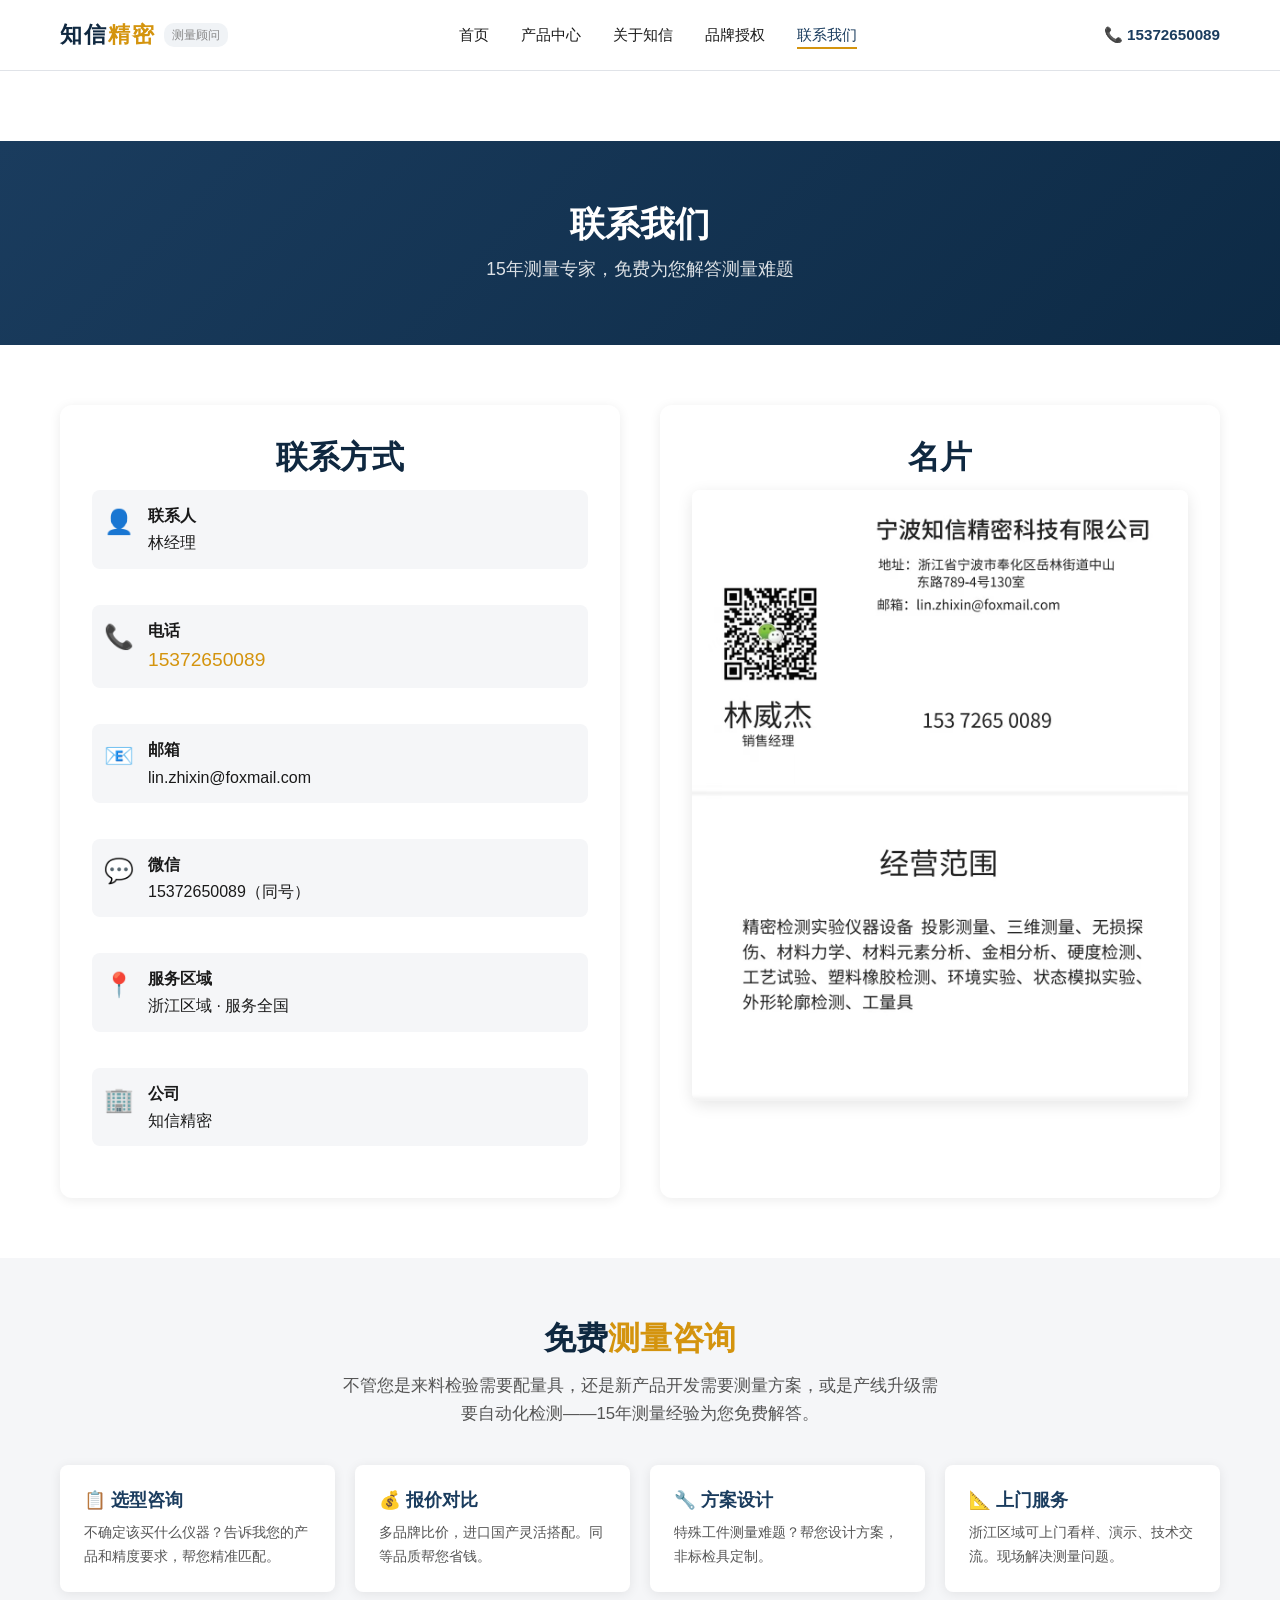
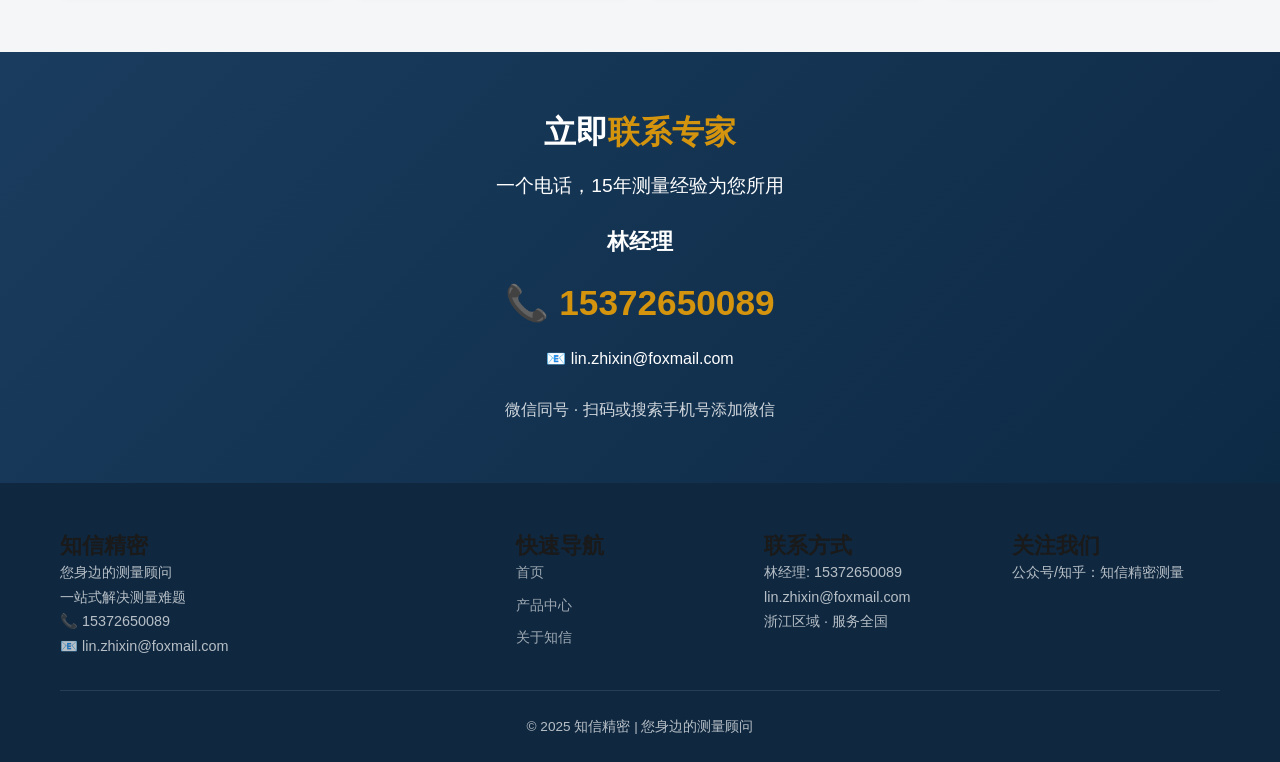
<file: contact.html>
<!DOCTYPE html>
<html lang="zh-CN">
<head>
    <meta charset="UTF-8">
    <meta name="viewport" content="width=device-width, initial-scale=1.0">
    <meta http-equiv="X-UA-Compatible" content="IE=edge">

    <!-- SEO Meta -->
    <title>联系我们 | 知信精密 —— 免费测量咨询·选型报价·上门演示</title>
    <meta name="description" content="联系知信精密林经理：15372650089（微信同号），lin.zhixin@foxmail.com。免费测量咨询、产品选型、报价、非标测量方案设计。浙江区域可带样品上门演示交流。15年测量经验专家为您服务。">
    <meta name="keywords" content="联系知信精密,测量顾问,林经理,15372650089,测量咨询,测量仪器报价,免费测量方案,上门演示,浙江测量,杭州测量,苏州测量,上海测量,测量仪器选型,lin.zhixin@foxmail.com,知信精密联系方式">

    <!-- Canonical -->
    <link rel="canonical" href="https://www.zhixin-precision.com/contact.html">

    <!-- Open Graph -->
    <meta property="og:locale" content="zh_CN">
    <meta property="og:site_name" content="知信精密测量">
    <meta property="og:title" content="联系我们 | 知信精密 —— 免费测量咨询·选型报价">
    <meta property="og:description" content="林经理 15372650089。免费测量咨询、选型报价、非标方案设计。浙江区域可带样品上门演示。">
    <meta property="og:type" content="website">
    <meta property="og:url" content="https://www.zhixin-precision.com/contact.html">
    <meta property="og:image" content="https://www.zhixin-precision.com/images/og-contact.jpg">

    <!-- Twitter Card -->
    <meta name="twitter:card" content="summary_large_image">
    <meta name="twitter:title" content="联系知信精密 —— 免费测量咨询">
    <meta name="twitter:description" content="林经理 15372650089。免费测量咨询、选型报价、方案设计。">
    <meta name="twitter:image" content="https://www.zhixin-precision.com/images/og-contact.jpg">

    <!-- Baidu -->
    <meta name="baidu-site-verification" content="codeva-Qb5mWK13C0">
    <meta name="applicable-device" content="pc,mobile">
    <meta name="renderer" content="webkit">

    <!-- Schema.org -->
    <script type="application/ld+json">
    {
      "@context": "https://schema.org",
      "@type": "ContactPage",
      "@id": "https://www.zhixin-precision.com/contact.html#page",
      "name": "联系我们 | 知信精密",
      "description": "联系知信精密测量顾问，获取免费测量咨询和报价",
      "url": "https://www.zhixin-precision.com/contact.html",
      "isPartOf": {
        "@type": "WebSite",
        "@id": "https://www.zhixin-precision.com/#website"
      }
    }
    </script>

    <!-- Resource Hints -->
    <link rel="preconnect" href="https://www.zhixin-precision.com">

    <link rel="stylesheet" href="css/style.css">
</head>
<body>

<header class="site-header">
  <div class="container header-inner">
    <a href="/" class="logo">
      <span class="logo-text">知信<span class="logo-accent">精密</span></span>
      <span class="logo-tagline">测量顾问</span>
    </a>
    <nav class="navbar" id="navbar">
      <ul>
        <li><a href="/">首页</a></li>
        <li><a href="products.html">产品中心</a></li>
        <li><a href="about.html">关于知信</a></li>
        <li><a href="brand-authorization.html">品牌授权</a></li>
        <li><a href="contact.html" class="active">联系我们</a></li>
      </ul>
    </nav>
    <div class="header-contact">
      <span class="header-phone">📞 15372650089</span>
    </div>
    <button class="menu-toggle" id="menuToggle" aria-label="菜单">☰</button>
  </div>
</header>

<!-- ============ PAGE HERO ============ -->
<section class="page-hero">
  <div class="container">
    <h1>联系我们</h1>
    <p>15年测量专家，免费为您解答测量难题</p>
  </div>
</section>

<!-- ============ CONTACT INFO ============ -->
<section class="section">
  <div class="container">
    <div class="contact-layout">
      <!-- Contact Card -->
      <div class="contact-card-main">
        <h2 class="section-title">联系方式</h2>
        <div class="contact-info-list">
          <div class="contact-info-item">
            <span class="ci-icon">👤</span>
            <div><strong>联系人</strong><br>林经理</div>
          </div>
          <div class="contact-info-item">
            <span class="ci-icon">📞</span>
            <div><strong>电话</strong><br><a href="tel:15372650089" style="font-size:1.2em;color:var(--accent);">15372650089</a></div>
          </div>
          <div class="contact-info-item">
            <span class="ci-icon">📧</span>
            <div><strong>邮箱</strong><br>lin.zhixin@foxmail.com</div>
          </div>
          <div class="contact-info-item">
            <span class="ci-icon">💬</span>
            <div><strong>微信</strong><br>15372650089（同号）</div>
          </div>
          <div class="contact-info-item">
            <span class="ci-icon">📍</span>
            <div><strong>服务区域</strong><br>浙江区域 · 服务全国</div>
          </div>
          <div class="contact-info-item">
            <span class="ci-icon">🏢</span>
            <div><strong>公司</strong><br>知信精密</div>
          </div>
        </div>
      </div>

      <!-- Business Card -->
      <div class="contact-card-main">
        <h2 class="section-title">名片</h2>
        <div class="business-card">
          <img src="images/business-card.jpg" alt="知信精密 - 林经理名片" style="width:100%;max-width:500px;border-radius:8px;box-shadow:0 4px 16px rgba(0,0,0,0.1);" onerror="this.parentElement.innerHTML='<div class=\\'no-img\\' style=\\'padding:40px;text-align:center;\\'>📇<br>名片图片</div>'">
        </div>
      </div>
    </div>
  </div>
</section>

<!-- ============ CONSULTATION ============ -->
<section class="section section-light">
  <div class="container">
    <h2 class="section-title">免费<span class="text-accent">测量咨询</span></h2>
    <p class="section-desc">不管您是来料检验需要配量具，还是新产品开发需要测量方案，或是产线升级需要自动化检测——15年测量经验为您免费解答。</p>
    <div class="consult-list">
      <div class="consult-item">
        <h4>📋 选型咨询</h4>
        <p>不确定该买什么仪器？告诉我您的产品和精度要求，帮您精准匹配。</p>
      </div>
      <div class="consult-item">
        <h4>💰 报价对比</h4>
        <p>多品牌比价，进口国产灵活搭配。同等品质帮您省钱。</p>
      </div>
      <div class="consult-item">
        <h4>🔧 方案设计</h4>
        <p>特殊工件测量难题？帮您设计方案，非标检具定制。</p>
      </div>
      <div class="consult-item">
        <h4>📐 上门服务</h4>
        <p>浙江区域可上门看样、演示、技术交流。现场解决测量问题。</p>
      </div>
    </div>
  </div>
</section>

<!-- ============ CTA ============ -->
<section class="section cta-section">
  <div class="container text-center">
    <h2>立即<span class="text-accent">联系专家</span></h2>
    <p style="font-size:1.2em;margin:16px 0;">一个电话，15年测量经验为您所用</p>
    <div class="cta-contact-info">
      <div style="font-size:1.4em;font-weight:700;margin-bottom:8px;">林经理</div>
      <div style="font-size:2.2em;font-weight:700;margin:12px 0;">
        📞 <a href="tel:15372650089" style="color:var(--accent);">15372650089</a>
      </div>
      <div style="font-size:1em;">📧 lin.zhixin@foxmail.com</div>
    </div>
    <p style="margin-top:24px;opacity:0.8;">微信同号 · 扫码或搜索手机号添加微信</p>
  </div>
</section>

<!-- ============ FOOTER ============ -->
<footer class="site-footer">
  <div class="container">
    <div class="footer-grid">
      <div class="footer-col">
        <h3>知信精密</h3>
        <p>您身边的测量顾问<br>一站式解决测量难题</p>
        <p class="footer-contact">📞 15372650089<br>📧 lin.zhixin@foxmail.com</p>
      </div>
      <div class="footer-col">
        <h3>快速导航</h3>
        <ul>
          <li><a href="/">首页</a></li>
          <li><a href="products.html">产品中心</a></li>
          <li><a href="about.html">关于知信</a></li>
        </ul>
      </div>
      <div class="footer-col">
        <h3>联系方式</h3>
        <p>林经理: 15372650089</p>
        <p>lin.zhixin@foxmail.com</p>
        <p>浙江区域 · 服务全国</p>
      </div>
      <div class="footer-col">
        <h3>关注我们</h3>
        <p>公众号/知乎：知信精密测量</p>
      </div>
    </div>
    <div class="footer-bottom">
      <p>© 2025 知信精密 | 您身边的测量顾问</p>
    </div>
  </div>
</footer>

<div class="floating-cta">
  <a href="tel:15372650089" class="float-phone" title="拨打电话">📞</a>
  <a href="contact.html" class="float-wechat" title="联系我们">💬</a>
</div>

<script src="js/main.js"></script>
<script src="js/baidu-push.js"></script>
</body>
</html>
</file>
<file: css/style.css>
/* ============================================
   苏州英氏测量 · 浙江测量解决方案
   个人专业品牌网站
   Author: Yuri
   Description: 工业测量量具仪器专业网站
   ============================================ */

/* === CSS Variables === */
:root {
  --primary: #1a3c5e;        /* 深蓝 - 专业、精密 */
  --primary-dark: #0f2840;
  --primary-light: #2d5a85;
  --accent: #d4940e;         /* 金橙 - 品质、信任 */
  --accent-light: #f0b830;
  --bg-light: #f5f6f8;
  --bg-white: #ffffff;
  --text-dark: #1a1a1a;
  --text-gray: #555555;
  --text-light: #888888;
  --border: #e0e3e8;
  --success: #2e7d32;
  --shadow: 0 2px 12px rgba(0,0,0,0.08);
  --shadow-lg: 0 8px 40px rgba(0,0,0,0.12);
  --radius: 8px;
  --radius-lg: 12px;
  --max-width: 1200px;
  --font-cn: "PingFang SC", "Hiragino Sans GB", "Microsoft YaHei", "Noto Sans SC", sans-serif;
  --font-en: "Inter", "Segoe UI", system-ui, sans-serif;
}

/* === Reset & Base === */
*, *::before, *::after { box-sizing: border-box; margin: 0; padding: 0; }

html {
  scroll-behavior: smooth;
  font-size: 16px;
}

body {
  font-family: var(--font-cn);
  color: var(--text-dark);
  line-height: 1.7;
  background: var(--bg-white);
  -webkit-font-smoothing: antialiased;
}

a {
  color: var(--primary);
  text-decoration: none;
  transition: color 0.2s;
}
a:hover { color: var(--accent); }

img { max-width: 100%; height: auto; display: block; }

ul { list-style: none; }

.container {
  max-width: var(--max-width);
  margin: 0 auto;
  padding: 0 20px;
}

/* === Typography === */
h1, h2, h3, h4 { font-weight: 700; line-height: 1.3; color: var(--text-dark); }
h1 { font-size: 2.5rem; }
h2 { font-size: 2rem; }
h3 { font-size: 1.4rem; }
h4 { font-size: 1.1rem; }

.section-title {
  text-align: center;
  margin-bottom: 12px;
  color: var(--primary-dark);
}
.section-subtitle {
  text-align: center;
  color: var(--text-gray);
  max-width: 600px;
  margin: 0 auto 48px;
  font-size: 1.05rem;
}

/* === Buttons === */
.btn {
  display: inline-block;
  padding: 12px 28px;
  border-radius: var(--radius);
  font-weight: 600;
  font-size: 1rem;
  cursor: pointer;
  transition: all 0.3s;
  border: 2px solid transparent;
  text-align: center;
}

.btn-primary {
  background: var(--accent);
  color: #fff;
  border-color: var(--accent);
}
.btn-primary:hover {
  background: var(--accent-light);
  border-color: var(--accent-light);
  color: #fff;
  transform: translateY(-1px);
  box-shadow: 0 4px 16px rgba(212,148,14,0.35);
}

.btn-outline {
  background: transparent;
  color: var(--primary);
  border-color: var(--primary);
}
.btn-outline:hover {
  background: var(--primary);
  color: #fff;
}

.btn-white {
  background: #fff;
  color: var(--primary);
}
.btn-white:hover {
  background: var(--bg-light);
  color: var(--primary-dark);
}

/* === Header / Navigation === */
.site-header {
  position: sticky;
  top: 0;
  z-index: 1000;
  background: rgba(255,255,255,0.97);
  backdrop-filter: blur(10px);
  border-bottom: 1px solid var(--border);
  transition: box-shadow 0.3s;
}
.site-header.scrolled { box-shadow: var(--shadow); }

/* Header Inner Container */
.header-inner {
  display: flex;
  align-items: center;
  justify-content: space-between;
  height: 70px;
  max-width: var(--max-width);
  margin: 0 auto;
  padding: 0 20px;
}

.logo {
  display: flex;
  align-items: center;
  gap: 8px;
  text-decoration: none;
  flex-shrink: 0;
}
.logo-text {
  font-weight: 700;
  font-size: 1.4rem;
  color: var(--primary-dark);
  letter-spacing: 2px;
}
.logo-accent { color: var(--accent); }
.logo-tagline {
  font-size: 0.75rem;
  color: var(--text-light);
  background: #f0f3f6;
  padding: 2px 8px;
  border-radius: 10px;
}

/* Navbar */
.navbar { flex: 1; display: flex; justify-content: center; }
.navbar ul {
  display: flex;
  gap: 32px;
  align-items: center;
  list-style: none;
}
.navbar a {
  color: var(--text-dark);
  font-weight: 500;
  font-size: 0.95rem;
  position: relative;
  padding: 4px 0;
  text-decoration: none;
  white-space: nowrap;
}
.navbar a::after {
  content: '';
  position: absolute;
  bottom: -2px;
  left: 0;
  width: 0;
  height: 2px;
  background: var(--accent);
  transition: width 0.3s;
}
.navbar a:hover::after,
.navbar a.active::after { width: 100%; }
.navbar a:hover, .navbar a.active { color: var(--primary); }

/* Header Contact */
.header-contact { flex-shrink: 0; margin-left: 16px; }
.header-phone { font-weight: 600; color: var(--primary); font-size: 0.95rem; white-space: nowrap; }

/* Menu Toggle */
.menu-toggle {
  display: none;
  background: none;
  border: none;
  font-size: 1.6rem;
  cursor: pointer;
  color: var(--primary);
  padding: 4px 8px;
  flex-shrink: 0;
}

/* === Hero Section === */
.hero {
  background: linear-gradient(135deg, var(--primary-dark) 0%, var(--primary) 40%, var(--primary-light) 100%);
  color: #fff;
  padding: 80px 0 100px;
  position: relative;
  overflow: hidden;
}
.hero::before {
  content: '';
  position: absolute;
  top: -50%;
  right: -20%;
  width: 600px;
  height: 600px;
  background: radial-gradient(circle, rgba(255,255,255,0.05) 0%, transparent 70%);
  border-radius: 50%;
}
.hero::after {
  content: '';
  position: absolute;
  bottom: -30%;
  left: -10%;
  width: 400px;
  height: 400px;
  background: radial-gradient(circle, rgba(212,148,14,0.1) 0%, transparent 60%);
  border-radius: 50%;
}

.hero-content {
  max-width: var(--max-width);
  margin: 0 auto;
  padding: 0 20px;
  position: relative;
  z-index: 1;
  display: grid;
  grid-template-columns: 1fr 1fr;
  gap: 60px;
  align-items: center;
}

/* Single column hero (index page) */
.hero-content.hero-centered,
.hero:has(.hero-content h1:not(.hero-text h1)) .hero-content {
  grid-template-columns: 1fr;
  text-align: center;
  max-width: 800px;
}

.hero-text h1 {
  color: #fff;
  font-size: 2.8rem;
  margin-bottom: 16px;
  line-height: 1.25;
}
.hero-text h1 .highlight {
  color: var(--accent-light);
  display: inline-block;
}
.hero-text .hero-subtitle {
  font-size: 1.2rem;
  color: rgba(255,255,255,0.85);
  margin-bottom: 24px;
  line-height: 1.6;
}
.hero-text .hero-tags {
  display: flex;
  flex-wrap: wrap;
  gap: 10px;
  margin-bottom: 32px;
}
.hero-tag {
  background: rgba(255,255,255,0.15);
  border: 1px solid rgba(255,255,255,0.25);
  padding: 6px 16px;
  border-radius: 20px;
  font-size: 0.9rem;
  color: rgba(255,255,255,0.9);
  backdrop-filter: blur(4px);
}
.hero-actions {
  display: flex;
  gap: 16px;
  flex-wrap: wrap;
}

.hero-visual {
  background: rgba(255,255,255,0.08);
  border-radius: var(--radius-lg);
  padding: 32px;
  backdrop-filter: blur(10px);
  border: 1px solid rgba(255,255,255,0.12);
}
.hero-visual .stat-row {
  display: grid;
  grid-template-columns: 1fr 1fr;
  gap: 20px;
  margin-bottom: 24px;
}
.hero-visual .stat-item {
  text-align: center;
}
.hero-stat-num {
  font-size: 2.5rem;
  font-weight: 800;
  color: var(--accent-light);
  font-family: var(--font-en);
}
.hero-stat-label {
  font-size: 0.9rem;
  color: rgba(255,255,255,0.7);
  margin-top: 4px;
}
.hero-visual .service-list {
  display: flex;
  flex-direction: column;
  gap: 12px;
}
.hero-visual .service-item {
  display: flex;
  align-items: center;
  gap: 10px;
  padding: 10px 14px;
  background: rgba(255,255,255,0.06);
  border-radius: var(--radius);
  font-size: 0.95rem;
}
.service-dot {
  width: 8px;
  height: 8px;
  border-radius: 50%;
  background: var(--accent-light);
  flex-shrink: 0;
}

/* === Trust Bar === */
.trust-bar {
  background: var(--bg-light);
  padding: 24px 0;
  border-bottom: 1px solid var(--border);
}
.trust-bar .container {
  display: flex;
  justify-content: center;
  gap: 48px;
  flex-wrap: wrap;
  align-items: center;
}
.trust-item {
  display: flex;
  align-items: center;
  gap: 10px;
  color: var(--text-gray);
  font-size: 0.95rem;
  font-weight: 500;
}
.trust-icon {
  font-size: 1.4rem;
  color: var(--primary);
}

/* === Sections === */
.section {
  padding: 80px 0;
}
.section-alt {
  background: var(--bg-light);
}

/* === Product Cards === */
.products-grid {
  display: grid;
  grid-template-columns: repeat(auto-fit, minmax(280px, 1fr));
  gap: 28px;
}

.product-card {
  background: #fff;
  border-radius: var(--radius-lg);
  padding: 32px 24px;
  box-shadow: var(--shadow);
  transition: all 0.3s;
  border: 1px solid var(--border);
  text-align: center;
}
.product-card:hover {
  transform: translateY(-4px);
  box-shadow: var(--shadow-lg);
  border-color: var(--accent);
}
.product-icon {
  width: 64px;
  height: 64px;
  margin: 0 auto 20px;
  background: var(--bg-light);
  border-radius: 50%;
  display: flex;
  align-items: center;
  justify-content: center;
  font-size: 1.8rem;
}
.product-card h3 { margin-bottom: 8px; }
.product-card .brand {
  color: var(--accent);
  font-weight: 600;
  font-size: 0.9rem;
  margin-bottom: 12px;
}
.product-card p {
  color: var(--text-gray);
  font-size: 0.95rem;
  line-height: 1.6;
}

/* === Case Cards === */
.cases-grid {
  display: grid;
  grid-template-columns: repeat(auto-fit, minmax(340px, 1fr));
  gap: 28px;
}

.case-card {
  background: #fff;
  border-radius: var(--radius-lg);
  overflow: hidden;
  box-shadow: var(--shadow);
  transition: transform 0.3s;
  border: 1px solid var(--border);
}
.case-card:hover { transform: translateY(-4px); }
.case-tag {
  display: inline-block;
  padding: 4px 12px;
  background: var(--primary);
  color: #fff;
  border-radius: 4px;
  font-size: 0.8rem;
  margin-bottom: 12px;
}
.case-body { padding: 24px; }
.case-body h3 { margin-bottom: 8px; }
.case-body p { color: var(--text-gray); font-size: 0.95rem; }
.case-result {
  margin-top: 16px;
  padding-top: 16px;
  border-top: 1px solid var(--border);
  display: flex;
  gap: 20px;
}
.case-result-item { font-size: 0.9rem; color: var(--text-gray); }
.case-result-item strong { color: var(--success); }

/* === Article Cards === */
.articles-grid {
  display: grid;
  grid-template-columns: repeat(auto-fit, minmax(340px, 1fr));
  gap: 28px;
}

.article-card {
  background: #fff;
  border-radius: var(--radius-lg);
  padding: 28px;
  box-shadow: var(--shadow);
  border: 1px solid var(--border);
  transition: all 0.3s;
}
.article-card:hover {
  transform: translateY(-2px);
  box-shadow: var(--shadow-lg);
}
.article-date {
  color: var(--text-light);
  font-size: 0.85rem;
  margin-bottom: 8px;
}
.article-card h3 {
  margin-bottom: 8px;
  font-size: 1.15rem;
}
.article-card p {
  color: var(--text-gray);
  font-size: 0.95rem;
  margin-bottom: 16px;
}
.article-link {
  color: var(--accent);
  font-weight: 600;
  font-size: 0.9rem;
}

/* === About Section === */
.about-grid {
  display: grid;
  grid-template-columns: 1fr 1.2fr;
  gap: 60px;
  align-items: center;
}

.about-image-placeholder {
  background: linear-gradient(135deg, var(--primary) 0%, var(--primary-light) 100%);
  border-radius: var(--radius-lg);
  height: 360px;
  display: flex;
  align-items: center;
  justify-content: center;
  color: #fff;
  font-size: 5rem;
}

.about-text h2 { margin-bottom: 16px; }
.about-text .lead {
  font-size: 1.15rem;
  color: var(--primary);
  font-weight: 600;
  margin-bottom: 16px;
}
.about-text p { color: var(--text-gray); margin-bottom: 16px; }
.about-highlights {
  display: grid;
  grid-template-columns: 1fr 1fr;
  gap: 12px;
  margin-top: 20px;
}
.about-highlight {
  display: flex;
  align-items: center;
  gap: 10px;
  font-weight: 500;
}
.about-highlight .check {
  color: var(--success);
  font-weight: 700;
  font-size: 1.2rem;
}

/* === Contact Section === */
.contact-grid {
  display: grid;
  grid-template-columns: 1fr 1fr;
  gap: 48px;
}

.contact-info h3 {
  margin-bottom: 16px;
}
.contact-info-item {
  display: flex;
  align-items: flex-start;
  gap: 12px;
  margin-bottom: 20px;
}
.contact-info-icon {
  width: 40px;
  height: 40px;
  background: var(--bg-light);
  border-radius: 50%;
  display: flex;
  align-items: center;
  justify-content: center;
  flex-shrink: 0;
  font-size: 1.2rem;
}
.contact-info-item .label {
  font-size: 0.85rem;
  color: var(--text-light);
}
.contact-info-item .value {
  font-weight: 600;
  color: var(--text-dark);
}

.qr-code-box {
  margin-top: 24px;
  text-align: center;
  padding: 20px;
  background: var(--bg-light);
  border-radius: var(--radius-lg);
}
.qr-code-placeholder {
  width: 140px;
  height: 140px;
  background: #fff;
  margin: 0 auto 12px;
  border-radius: var(--radius);
  border: 1px solid var(--border);
  display: flex;
  align-items: center;
  justify-content: center;
  font-size: 0.85rem;
  color: var(--text-light);
}
.qr-code-box p { font-size: 0.9rem; color: var(--text-gray); font-weight: 500; }

.contact-form {
  background: #fff;
  padding: 32px;
  border-radius: var(--radius-lg);
  box-shadow: var(--shadow);
  border: 1px solid var(--border);
}
.contact-form h3 { margin-bottom: 20px; }
.form-group { margin-bottom: 16px; }
.form-group label {
  display: block;
  font-weight: 500;
  margin-bottom: 6px;
  font-size: 0.9rem;
}
.form-group input,
.form-group select,
.form-group textarea {
  width: 100%;
  padding: 10px 14px;
  border: 1px solid var(--border);
  border-radius: var(--radius);
  font-family: var(--font-cn);
  font-size: 0.95rem;
  transition: border-color 0.2s;
}
.form-group input:focus,
.form-group select:focus,
.form-group textarea:focus {
  outline: none;
  border-color: var(--accent);
  box-shadow: 0 0 0 3px rgba(212,148,14,0.1);
}
.form-group textarea { resize: vertical; min-height: 100px; }

/* === Footer === */
.site-footer {
  background: var(--primary-dark);
  color: rgba(255,255,255,0.7);
  padding: 48px 0 24px;
}
.footer-grid {
  display: grid;
  grid-template-columns: 2fr 1fr 1fr 1fr;
  gap: 40px;
  margin-bottom: 32px;
}
.footer-col h4 {
  color: #fff;
  margin-bottom: 16px;
  font-size: 1rem;
}
.footer-col p { font-size: 0.9rem; line-height: 1.7; }
.footer-col a {
  display: block;
  color: rgba(255,255,255,0.6);
  font-size: 0.9rem;
  margin-bottom: 8px;
  transition: color 0.2s;
}
.footer-col a:hover { color: var(--accent-light); }
.footer-bottom {
  text-align: center;
  padding-top: 24px;
  border-top: 1px solid rgba(255,255,255,0.1);
  font-size: 0.85rem;
}

/* === Floating CTA === */
.floating-cta {
  position: fixed;
  bottom: 24px;
  right: 24px;
  z-index: 999;
  display: flex;
  flex-direction: column;
  gap: 12px;
}
.float-btn {
  width: 52px;
  height: 52px;
  border-radius: 50%;
  display: flex;
  align-items: center;
  justify-content: center;
  font-size: 1.4rem;
  cursor: pointer;
  box-shadow: var(--shadow-lg);
  transition: transform 0.3s;
  border: none;
}
.float-btn:hover { transform: scale(1.1); }
.float-wechat { background: #07c160; color: #fff; }
.float-tel { background: var(--accent); color: #fff; }
.float-top { background: #fff; color: var(--primary); border: 1px solid var(--border); }

/* === Page Header (Sub Pages) === */
.page-header {
  background: linear-gradient(135deg, var(--primary-dark), var(--primary));
  color: #fff;
  padding: 60px 0;
  text-align: center;
}
.page-header h1 { color: #fff; margin-bottom: 12px; }
.page-header .breadcrumb {
  font-size: 0.9rem;
  color: rgba(255,255,255,0.7);
}
.page-header .breadcrumb a { color: rgba(255,255,255,0.9); }

/* === SEO Keywords Section === */
.seo-section {
  padding: 60px 0;
  background: var(--bg-light);
}
.seo-keywords {
  display: flex;
  flex-wrap: wrap;
  gap: 8px;
  justify-content: center;
}
.seo-keyword {
  padding: 6px 14px;
  background: #fff;
  border: 1px solid var(--border);
  border-radius: 20px;
  font-size: 0.85rem;
  color: var(--text-gray);
}

/* === CTA Banner === */
.cta-banner {
  background: linear-gradient(135deg, var(--accent), var(--accent-light));
  padding: 56px 0;
  text-align: center;
  color: #fff;
}
.cta-banner h2 { color: #fff; margin-bottom: 12px; }
.cta-banner p { font-size: 1.1rem; margin-bottom: 24px; opacity: 0.95; }
.cta-banner .btn-white { color: var(--accent); }

/* === Responsive === */
@media (max-width: 992px) {
  .hero-content { grid-template-columns: 1fr; gap: 40px; }
  .hero-text h1 { font-size: 2rem; }
  .about-grid { grid-template-columns: 1fr; }
  .contact-grid { grid-template-columns: 1fr; }
  .footer-grid { grid-template-columns: 1fr 1fr; }
}

@media (max-width: 768px) {
  html { font-size: 15px; }
  .menu-toggle { display: block; }
  .navbar ul {
    display: none;
    position: absolute;
    top: 70px;
    left: 0;
    right: 0;
    background: #fff;
    flex-direction: column;
    padding: 20px;
    gap: 10px;
    box-shadow: var(--shadow-lg);
    border-bottom: 2px solid var(--border);
  }
  .navbar.open ul { display: flex; }
  .header-phone { font-size: 0.85rem; }
  .products-grid { grid-template-columns: 1fr; }
  .cases-grid { grid-template-columns: 1fr; }
  .articles-grid { grid-template-columns: 1fr; }
  .hero-text h1 { font-size: 1.75rem; }
  .hero { padding: 48px 0 60px; }
  .trust-bar .container { gap: 24px; }
  .footer-grid { grid-template-columns: 1fr; }
  .floating-cta { bottom: 16px; right: 16px; }
}

/* === Animations === */
.fade-in {
  animation: fadeIn 0.6s ease-out;
}
@keyframes fadeIn {
  from { opacity: 0; transform: translateY(20px); }
  to { opacity: 1; transform: translateY(0); }
}

/* ====== NEW COMPONENTS FOR 知信精密 ====== */

/* Text accent helper */
.text-accent { color: var(--accent); }
.text-center { text-align: center; }
.mt-30 { margin-top: 30px; }
.section-desc { text-align: center; color: var(--text-gray); max-width: 600px; margin: 0 auto 36px; font-size: 1.05rem; }

/* Page Hero (inner pages) */
.page-hero {
  background: linear-gradient(135deg, var(--primary) 0%, #0d2a45 100%);
  color: white;
  padding: 60px 0;
  text-align: center;
  margin-top: 70px;
}
.page-hero h1 { font-size: 2.2rem; color: white; margin-bottom: 8px; }
.page-hero p { font-size: 1.1rem; opacity: 0.85; }

/* Declaration Section */
.declaration-section { padding: 50px 0; }
.declaration-box {
  background: linear-gradient(135deg, #f8f5f0 0%, #fffdf5 100%);
  border: 2px solid var(--accent);
  border-radius: var(--radius-lg);
  padding: 50px 30px;
  max-width: 700px;
  margin: 0 auto;
}
.declaration-title { font-size: 2rem; color: var(--primary); margin-bottom: 12px; letter-spacing: 4px; }
.declaration-text { font-size: 1.5rem; font-weight: 700; color: var(--accent); margin-bottom: 8px; }
.declaration-sub { font-size: 1.1rem; color: var(--text-gray); }

/* Expert Profile (compact - index) */
.expert-profile {
  max-width: 800px;
  margin: 0 auto;
  background: white;
  border-radius: var(--radius-lg);
  padding: 40px;
  box-shadow: var(--shadow);
}
.expert-name { display: flex; align-items: center; gap: 12px; margin-bottom: 20px; }
.expert-name h3 { font-size: 1.6rem; color: var(--primary); }
.expert-badge {
  background: var(--accent);
  color: white;
  padding: 4px 14px;
  border-radius: 20px;
  font-size: 0.85rem;
  font-weight: 600;
}
.expert-bio { margin-bottom: 20px; }
.expert-bio p { margin-bottom: 10px; line-height: 1.8; }
.expert-promise { display: flex; flex-wrap: wrap; gap: 12px; margin-bottom: 24px; }
.promise-item {
  background: #f0f4f8;
  padding: 6px 16px;
  border-radius: 20px;
  font-size: 0.9rem;
  color: var(--primary);
}
.expert-contact { text-align: center; margin-top: 8px; }

/* Expert Profile Full (about page) */
.expert-profile-full { max-width: 800px; margin: 0 auto; }
.expert-card {
  background: white;
  border-radius: var(--radius-lg);
  padding: 40px;
  box-shadow: var(--shadow);
}
.expert-header { text-align: center; margin-bottom: 30px; padding-bottom: 20px; border-bottom: 2px solid var(--accent); }
.expert-header h3 { font-size: 2rem; color: var(--primary); }
.expert-title { color: var(--accent); font-weight: 600; font-size: 1.1rem; }
.expert-section { margin-bottom: 24px; }
.expert-section h4 { color: var(--primary); margin-bottom: 10px; font-size: 1.15rem; }
.expert-section ul { list-style: disc; padding-left: 20px; }
.expert-section li { margin-bottom: 6px; }
.expert-cta {
  text-align: center;
  margin-top: 30px;
  padding-top: 24px;
  border-top: 1px solid var(--border);
}
.expert-cta a { font-size: 1.3em; }

/* Service Scope Grid */
.service-scope-grid {
  display: grid;
  grid-template-columns: repeat(auto-fill, minmax(180px, 1fr));
  gap: 16px;
}
.scope-item {
  background: white;
  border: 1px solid var(--border);
  border-radius: var(--radius);
  padding: 20px 16px;
  text-align: center;
  transition: all 0.2s;
}
.scope-item:hover {
  transform: translateY(-2px);
  box-shadow: var(--shadow);
  border-color: var(--accent);
}
.scope-icon { font-size: 2rem; margin-bottom: 8px; }
.scope-item h4 { font-size: 0.95rem; color: var(--primary); margin-bottom: 4px; }
.scope-item p { font-size: 0.8rem; color: var(--text-light); line-height: 1.4; }

/* Feature Grid */
.feature-grid {
  display: grid;
  grid-template-columns: repeat(auto-fill, minmax(280px, 1fr));
  gap: 24px;
}
.feature-item {
  background: white;
  border-radius: var(--radius);
  padding: 28px 24px;
  box-shadow: var(--shadow);
  transition: transform 0.2s;
}
.feature-item:hover { transform: translateY(-3px); }
.feature-item h3 { color: var(--primary); margin-bottom: 10px; }
.feature-item p { color: var(--text-gray); line-height: 1.6; }

/* Category Cards (index page) */
.category-grid {
  display: grid;
  grid-template-columns: repeat(auto-fill, minmax(200px, 1fr));
  gap: 16px;
}
.category-card {
  background: white;
  border: 2px solid var(--border);
  border-radius: var(--radius-lg);
  padding: 28px 20px;
  text-align: center;
  text-decoration: none;
  color: var(--text-dark);
  transition: all 0.3s;
  display: block;
}
.category-card:hover {
  border-color: var(--accent);
  transform: translateY(-3px);
  box-shadow: var(--shadow-lg);
  color: var(--text-dark);
}
.cat-card-icon { font-size: 2.5rem; margin-bottom: 10px; }
.category-card h3 { color: var(--primary); margin-bottom: 6px; font-size: 1.1rem; }
.category-card p { color: var(--text-light); font-size: 0.85rem; margin-bottom: 10px; }
.cat-card-link { color: var(--accent); font-weight: 600; font-size: 0.85rem; }

/* Category Filter Buttons */
.cat-filter {
  display: flex;
  flex-wrap: wrap;
  gap: 8px;
  justify-content: center;
}
.cat-btn {
  padding: 8px 18px;
  border: 2px solid var(--border);
  border-radius: 25px;
  background: white;
  cursor: pointer;
  font-size: 0.9rem;
  font-family: var(--font-cn);
  transition: all 0.2s;
  white-space: nowrap;
}
.cat-btn:hover, .cat-btn.active {
  background: var(--primary);
  color: white;
  border-color: var(--primary);
}

/* Brand Certificate Cards */
.cert-grid {
  display: grid;
  grid-template-columns: repeat(auto-fill, minmax(240px, 1fr));
  gap: 24px;
  margin-top: 32px;
}
.cert-card {
  display: block;
  text-align: center;
  padding: 32px 20px;
  border: 2px solid var(--border);
  border-radius: 12px;
  background: white;
  transition: all 0.25s ease;
  text-decoration: none;
  color: var(--text);
}
.cert-card:hover {
  transform: translateY(-4px);
  box-shadow: 0 12px 32px rgba(0,0,0,0.1);
  border-color: var(--accent);
}
.cert-icon {
  font-size: 3rem;
  margin-bottom: 16px;
}
.cert-card h3 {
  font-size: 1.1rem;
  margin-bottom: 8px;
  color: var(--primary);
}
.cert-card p {
  font-size: 0.9rem;
  color: var(--text-light);
  margin-bottom: 16px;
  line-height: 1.6;
}
.cert-download {
  display: inline-block;
  padding: 8px 20px;
  background: var(--accent);
  color: white;
  border-radius: 6px;
  font-size: 0.9rem;
  font-weight: 600;
  transition: background 0.2s;
}
.cert-card:hover .cert-download {
  background: #b87a0c;
}

/* Product Detail Grid & Cards */
.product-detail-grid {
  display: grid;
  grid-template-columns: repeat(auto-fill, minmax(280px, 1fr));
  gap: 20px;
  margin-bottom: 30px;
}
.product-detail-card {
  background: white;
  border: 1px solid var(--border);
  border-radius: var(--radius);
  overflow: hidden;
  position: relative;
  transition: all 0.3s;
}
.product-detail-card:hover {
  transform: translateY(-3px);
  box-shadow: var(--shadow-lg);
}
.product-detail-card.bestseller {
  border-color: var(--accent);
}
.prod-badge {
  position: absolute;
  top: 12px;
  right: 12px;
  background: #e74c3c;
  color: white;
  padding: 3px 12px;
  border-radius: 15px;
  font-size: 0.8rem;
  font-weight: 600;
  z-index: 2;
}
.prod-img {
  width: 100%;
  height: 200px;
  background: #f0f3f6;
  display: flex;
  align-items: center;
  justify-content: center;
  overflow: hidden;
}
.prod-img img {
  width: 100%;
  height: 100%;
  object-fit: contain;
  padding: 10px;
}
.no-img {
  color: #aaa;
  text-align: center;
  font-size: 0.9rem;
}
.prod-info {
  padding: 16px;
}
.prod-name {
  font-size: 1rem;
  font-weight: 600;
  color: var(--primary);
  margin-bottom: 4px;
  line-height: 1.4;
}
.prod-model {
  font-size: 0.85rem;
  color: var(--text-light);
  margin-bottom: 8px;
  font-family: 'Consolas', 'Courier New', monospace;
}
.prod-desc {
  font-size: 0.85rem;
  color: var(--text-gray);
  line-height: 1.5;
  margin-bottom: 8px;
}
.prod-specs {
  list-style: none;
  padding: 0;
}
.prod-specs li {
  font-size: 0.8rem;
  color: var(--text-light);
  padding: 2px 0;
  padding-left: 14px;
  position: relative;
}
.prod-specs li::before {
  content: '•';
  color: var(--accent);
  position: absolute;
  left: 0;
  font-weight: bold;
}

/* Subcategory heading */
.subcat-heading {
  font-size: 1.15rem;
  font-weight: 600;
  color: #555;
  margin: 20px 0 12px;
  padding-bottom: 8px;
  border-bottom: 1px dashed var(--border);
}

/* Product category section */
.product-cat-section { margin-bottom: 50px; scroll-margin-top: 80px; }

/* About Story */
.about-story { max-width: 800px; margin: 0 auto; }
.story-content { line-height: 1.8; }
.story-content p { margin-bottom: 14px; }
.story-content ul { margin-bottom: 14px; }
.story-content li { margin-bottom: 8px; padding-left: 8px; }

/* About list (shared) */
.about-list { list-style: none; padding: 0; }
.about-list li { margin-bottom: 8px; padding: 6px 0; }

/* CTA Section */
.cta-section {
  background: linear-gradient(135deg, var(--primary) 0%, #0d2a45 100%);
  color: white;
  padding: 60px 0;
}
.cta-section h2 { color: white; }
.cta-contact-info { margin-top: 20px; }
.cta-contact-info a { color: var(--accent); font-weight: 700; }

/* Contact Layout */
.contact-layout {
  display: grid;
  grid-template-columns: 1fr 1fr;
  gap: 40px;
}
.contact-card-main {
  background: white;
  border-radius: var(--radius-lg);
  padding: 32px;
  box-shadow: var(--shadow);
}
.contact-info-list { display: flex; flex-direction: column; gap: 16px; }
.contact-info-item {
  display: flex;
  align-items: flex-start;
  gap: 14px;
  padding: 12px;
  background: var(--bg-light);
  border-radius: var(--radius);
}
.ci-icon { font-size: 1.5rem; flex-shrink: 0; }

/* Consult List */
.consult-list {
  display: grid;
  grid-template-columns: repeat(auto-fill, minmax(250px, 1fr));
  gap: 20px;
  margin-top: 20px;
}
.consult-item {
  background: white;
  padding: 24px;
  border-radius: var(--radius);
  box-shadow: var(--shadow);
}
.consult-item h4 { color: var(--primary); margin-bottom: 8px; }
.consult-item p { color: var(--text-gray); font-size: 0.9rem; }

/* Service Cards (index page) */
.service-cards {
  display: grid;
  grid-template-columns: repeat(auto-fill, minmax(250px, 1fr));
  gap: 20px;
}
.service-card {
  background: white;
  border-radius: var(--radius-lg);
  padding: 28px 24px;
  text-align: center;
  box-shadow: var(--shadow);
  transition: transform 0.2s;
}
.service-card:hover { transform: translateY(-3px); }
.service-icon { font-size: 2.8rem; margin-bottom: 12px; }
.service-card h3 { color: var(--primary); margin-bottom: 8px; }
.service-card p { color: var(--text-gray); font-size: 0.9rem; line-height: 1.6; }

/* Sections */
.section { padding: 60px 0; }
.section-light { background: var(--bg-light); }
.section-dark { background: var(--primary); color: white; }
.section-dark .section-title { color: white; }

/* Hero Stats (for single-column hero) */
.hero-content h1 {
  color: #fff;
  font-size: 2.8rem;
  margin-bottom: 16px;
  line-height: 1.25;
}
.hero-content .hero-subtitle {
  font-size: 1.2rem;
  color: rgba(255,255,255,0.85);
  margin-bottom: 16px;
}
.hero-content .hero-desc {
  color: rgba(255,255,255,0.7);
  margin-bottom: 28px;
  line-height: 1.7;
}
.hero-content .hero-cta {
  display: flex;
  gap: 16px;
  justify-content: center;
  flex-wrap: wrap;
  margin-bottom: 10px;
}
.hero-stats {
  display: flex;
  justify-content: center;
  gap: 40px;
  margin-top: 36px;
}
.stat-item { text-align: center; }
.stat-item strong { display: block; font-size: 1.8rem; color: var(--accent); }
.stat-item span { font-size: 0.9rem; opacity: 0.8; }

/* Floating CTA */
.floating-cta {
  position: fixed;
  bottom: 24px;
  right: 24px;
  z-index: 999;
  display: flex;
  flex-direction: column;
  gap: 12px;
  opacity: 0;
  visibility: hidden;
  transition: all 0.3s;
}
.floating-cta.visible { opacity: 1; visibility: visible; }
.float-phone, .float-wechat {
  width: 52px;
  height: 52px;
  border-radius: 50%;
  display: flex;
  align-items: center;
  justify-content: center;
  font-size: 1.5rem;
  text-decoration: none;
  box-shadow: 0 4px 16px rgba(0,0,0,0.2);
  transition: transform 0.2s;
}
.float-phone { background: var(--accent); }
.float-wechat { background: #2ecc71; }
.float-phone:hover, .float-wechat:hover { transform: scale(1.1); }

/* ====== DIGITAL SOLUTIONS SECTION ====== */
.digital-section {
  background: linear-gradient(180deg, #f8fafe 0%, #fff 100%);
  border-top: 1px solid #e8ecf2;
  border-bottom: 1px solid #e8ecf2;
}

.digital-layout {
  display: grid;
  grid-template-columns: 1fr 1fr;
  gap: 48px;
  align-items: start;
}

/* Video Box */
.digital-video-box {
  position: sticky;
  top: 90px;
}
.video-wrapper {
  background: #000;
  border-radius: var(--radius-lg);
  overflow: hidden;
  box-shadow: 0 8px 32px rgba(0,0,0,0.15);
}
.video-wrapper video {
  display: block;
  width: 100%;
  border-radius: var(--radius-lg);
}
.video-caption {
  text-align: center;
  margin-top: 12px;
  font-size: 0.85rem;
  color: var(--text-light);
}

/* Digital Content */
.digital-intro {
  margin-bottom: 24px;
}
.digital-intro h3 {
  font-size: 1.5rem;
  color: var(--primary);
  margin-bottom: 12px;
}
.digital-intro p {
  color: var(--text-gray);
  line-height: 1.8;
}

/* Digital Feature Grid */
.digital-features {
  display: grid;
  grid-template-columns: 1fr 1fr;
  gap: 14px;
  margin-bottom: 28px;
}
.digi-feat {
  display: flex;
  align-items: flex-start;
  gap: 12px;
  padding: 16px;
  background: white;
  border-radius: var(--radius);
  border: 1px solid #eef1f5;
  transition: all 0.2s;
}
.digi-feat:hover {
  border-color: var(--accent);
  box-shadow: 0 2px 12px rgba(0,0,0,0.06);
}
.digi-icon {
  font-size: 1.6rem;
  flex-shrink: 0;
  line-height: 1.2;
}
.digi-feat h4 {
  font-size: 0.95rem;
  color: var(--primary);
  margin-bottom: 4px;
}
.digi-feat p {
  font-size: 0.82rem;
  color: var(--text-light);
  line-height: 1.5;
}

.digital-cta {
  text-align: center;
}

/* Digital responsive */
@media (max-width: 992px) {
  .digital-layout {
    grid-template-columns: 1fr;
    gap: 32px;
  }
  .digital-video-box {
    position: static;
    max-width: 600px;
    margin: 0 auto;
  }
}
@media (max-width: 768px) {
  .digital-features {
    grid-template-columns: 1fr;
  }
  .digital-intro h3 {
    font-size: 1.25rem;
  }
}

/* ====== HERO PROMISES (醒目大字) ====== */
.hero-promises {
  display: flex;
  flex-wrap: wrap;
  gap: 16px;
  justify-content: center;
  margin: 24px 0;
}
.hero-promise-item {
  display: flex;
  align-items: center;
  gap: 10px;
  background: rgba(255,255,255,0.12);
  backdrop-filter: blur(6px);
  border: 1px solid rgba(255,255,255,0.25);
  border-radius: 50px;
  padding: 14px 28px;
  transition: all 0.3s;
}
.hero-promise-item:hover {
  background: rgba(212,148,14,0.25);
  border-color: var(--accent-light);
  transform: translateY(-2px);
  box-shadow: 0 4px 20px rgba(212,148,14,0.25);
}
.hp-icon {
  font-size: 1.6rem;
  flex-shrink: 0;
}
.hp-text {
  font-size: 1.2rem;
  font-weight: 700;
  color: #fff;
  letter-spacing: 1px;
  white-space: nowrap;
}
@media (max-width: 768px) {
  .hero-promises {
    flex-direction: column;
    align-items: center;
    gap: 10px;
  }
  .hero-promise-item {
    padding: 12px 22px;
  }
  .hp-text { font-size: 1rem; }
}

/* ====== SALES GRID (销售内容) ====== */
.sales-grid {
  display: grid;
  grid-template-columns: repeat(4, 1fr);
  gap: 24px;
}
.sales-card {
  background: white;
  border-radius: var(--radius-lg);
  padding: 36px 24px;
  text-align: center;
  box-shadow: var(--shadow);
  border: 2px solid transparent;
  transition: all 0.3s;
}
.sales-card:hover {
  border-color: var(--accent);
  transform: translateY(-4px);
  box-shadow: var(--shadow-lg);
}
.sales-icon {
  font-size: 3rem;
  margin-bottom: 16px;
  display: block;
}
.sales-card h3 {
  color: var(--primary);
  font-size: 1.3rem;
  margin-bottom: 10px;
}
.sales-card p {
  color: var(--text-gray);
  font-size: 0.9rem;
  line-height: 1.7;
}
@media (max-width: 992px) {
  .sales-grid { grid-template-columns: repeat(2, 1fr); }
}
@media (max-width: 768px) {
  .sales-grid { grid-template-columns: 1fr; }
}

/* ====== TECH SERVICES GRID (技术服务) ====== */
.tech-grid {
  display: grid;
  grid-template-columns: repeat(3, 1fr);
  gap: 24px;
}
.tech-card {
  background: white;
  border-radius: var(--radius-lg);
  padding: 32px 24px;
  text-align: center;
  box-shadow: var(--shadow);
  border-left: 4px solid var(--primary);
  transition: all 0.3s;
}
.tech-card:hover {
  border-left-color: var(--accent);
  transform: translateY(-4px);
  box-shadow: var(--shadow-lg);
}
.tech-icon {
  font-size: 2.8rem;
  margin-bottom: 14px;
  display: block;
}
.tech-card h3 {
  color: var(--primary);
  font-size: 1.15rem;
  margin-bottom: 10px;
}
.tech-card p {
  color: var(--text-gray);
  font-size: 0.88rem;
  line-height: 1.7;
}
@media (max-width: 992px) {
  .tech-grid { grid-template-columns: repeat(2, 1fr); }
}
@media (max-width: 768px) {
  .tech-grid { grid-template-columns: 1fr; }
}

/* ====== CATALOG GALLERY (产品样册) ====== */
.catalog-gallery {
  display: grid;
  grid-template-columns: repeat(4, 1fr);
  gap: 20px;
}

.catalog-card {
  cursor: pointer;
  transition: all 0.3s;
  border-radius: var(--radius);
  overflow: hidden;
  background: white;
  box-shadow: var(--shadow);
}

.catalog-card:hover {
  transform: translateY(-4px);
  box-shadow: var(--shadow-lg);
}

.catalog-thumb {
  width: 100%;
  aspect-ratio: 0.73;
  overflow: hidden;
  background: #f0f3f6;
}

.catalog-thumb img {
  width: 100%;
  height: 100%;
  object-fit: cover;
  transition: transform 0.4s;
}

.catalog-card:hover .catalog-thumb img {
  transform: scale(1.05);
}

.catalog-label {
  display: block;
  text-align: center;
  padding: 10px;
  font-size: 0.9rem;
  font-weight: 600;
  color: var(--primary);
  background: white;
}

/* Catalog Lightbox */
.catalog-lightbox {
  display: none;
  position: fixed;
  top: 0;
  left: 0;
  right: 0;
  bottom: 0;
  z-index: 9999;
  background: rgba(0,0,0,0.92);
  align-items: center;
  justify-content: center;
}

.catalog-lightbox.open {
  display: flex;
}

.lightbox-close {
  position: absolute;
  top: 20px;
  right: 30px;
  font-size: 2.5rem;
  color: white;
  background: none;
  border: none;
  cursor: pointer;
  z-index: 10;
  width: 50px;
  height: 50px;
  display: flex;
  align-items: center;
  justify-content: center;
  border-radius: 50%;
  transition: background 0.2s;
}

.lightbox-close:hover {
  background: rgba(255,255,255,0.15);
}

.lightbox-prev,
.lightbox-next {
  position: absolute;
  top: 50%;
  transform: translateY(-50%);
  font-size: 3rem;
  color: white;
  background: rgba(255,255,255,0.1);
  border: none;
  cursor: pointer;
  z-index: 10;
  width: 60px;
  height: 80px;
  display: flex;
  align-items: center;
  justify-content: center;
  border-radius: var(--radius);
  transition: background 0.2s;
}

.lightbox-prev { left: 20px; }
.lightbox-next { right: 20px; }

.lightbox-prev:hover,
.lightbox-next:hover {
  background: rgba(255,255,255,0.25);
}

.lightbox-img-wrapper {
  max-width: 90vw;
  max-height: 85vh;
  display: flex;
  align-items: center;
  justify-content: center;
}

.lightbox-img-wrapper img {
  max-width: 90vw;
  max-height: 85vh;
  object-fit: contain;
  border-radius: 4px;
  box-shadow: 0 4px 40px rgba(0,0,0,0.3);
}

.lightbox-counter {
  position: absolute;
  bottom: 24px;
  left: 50%;
  transform: translateX(-50%);
  color: rgba(255,255,255,0.7);
  font-size: 1rem;
  font-weight: 500;
  background: rgba(0,0,0,0.4);
  padding: 6px 20px;
  border-radius: 20px;
}

@media (max-width: 992px) {
  .catalog-gallery {
    grid-template-columns: repeat(3, 1fr);
    gap: 16px;
  }
  .lightbox-prev { left: 8px; font-size: 2rem; width: 44px; height: 60px; }
  .lightbox-next { right: 8px; font-size: 2rem; width: 44px; height: 60px; }
  .lightbox-close { top: 10px; right: 14px; font-size: 2rem; }
}

@media (max-width: 768px) {
  .catalog-gallery {
    grid-template-columns: repeat(2, 1fr);
    gap: 12px;
  }
  .catalog-label { font-size: 0.8rem; padding: 8px; }
  .lightbox-prev, .lightbox-next { font-size: 1.5rem; width: 36px; height: 50px; }
}

/* === Print === */
@media print {
  .site-header, .floating-cta, .site-footer, .cta-banner { display: none; }
}
</file>
